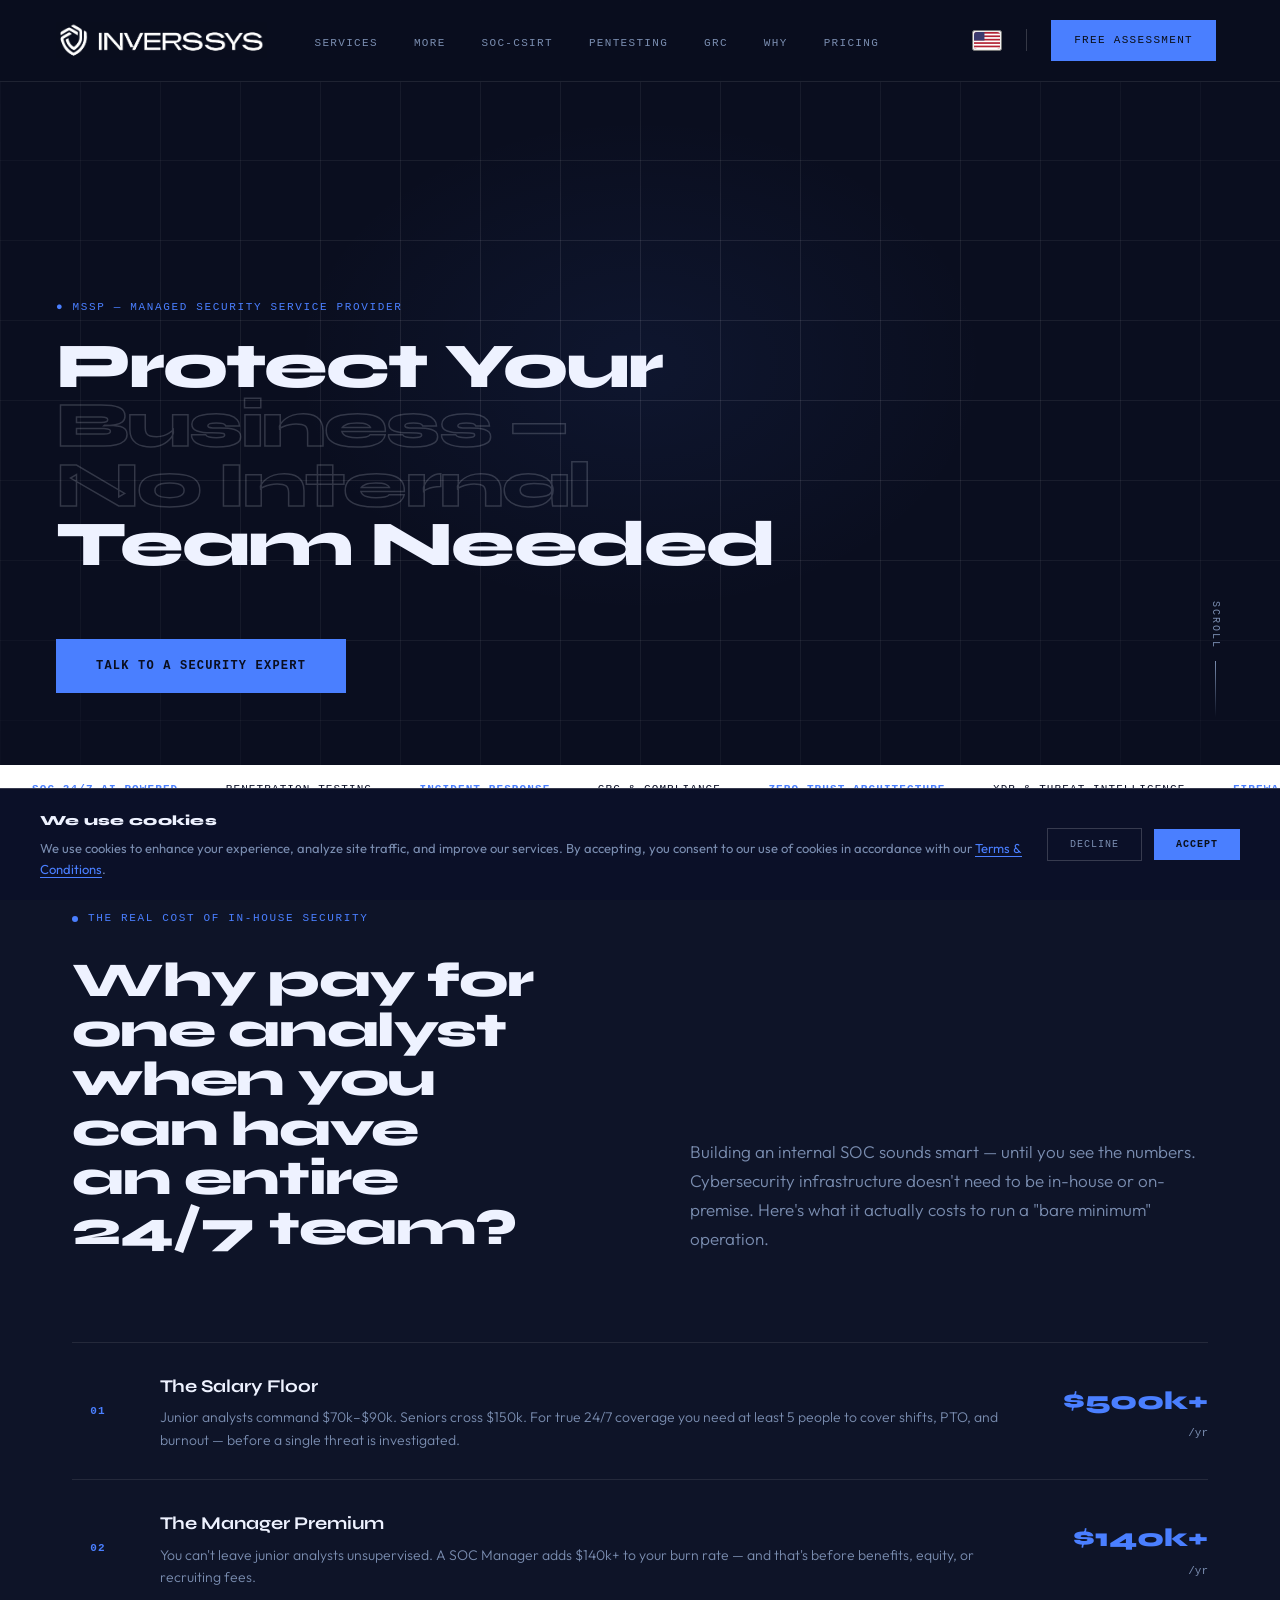
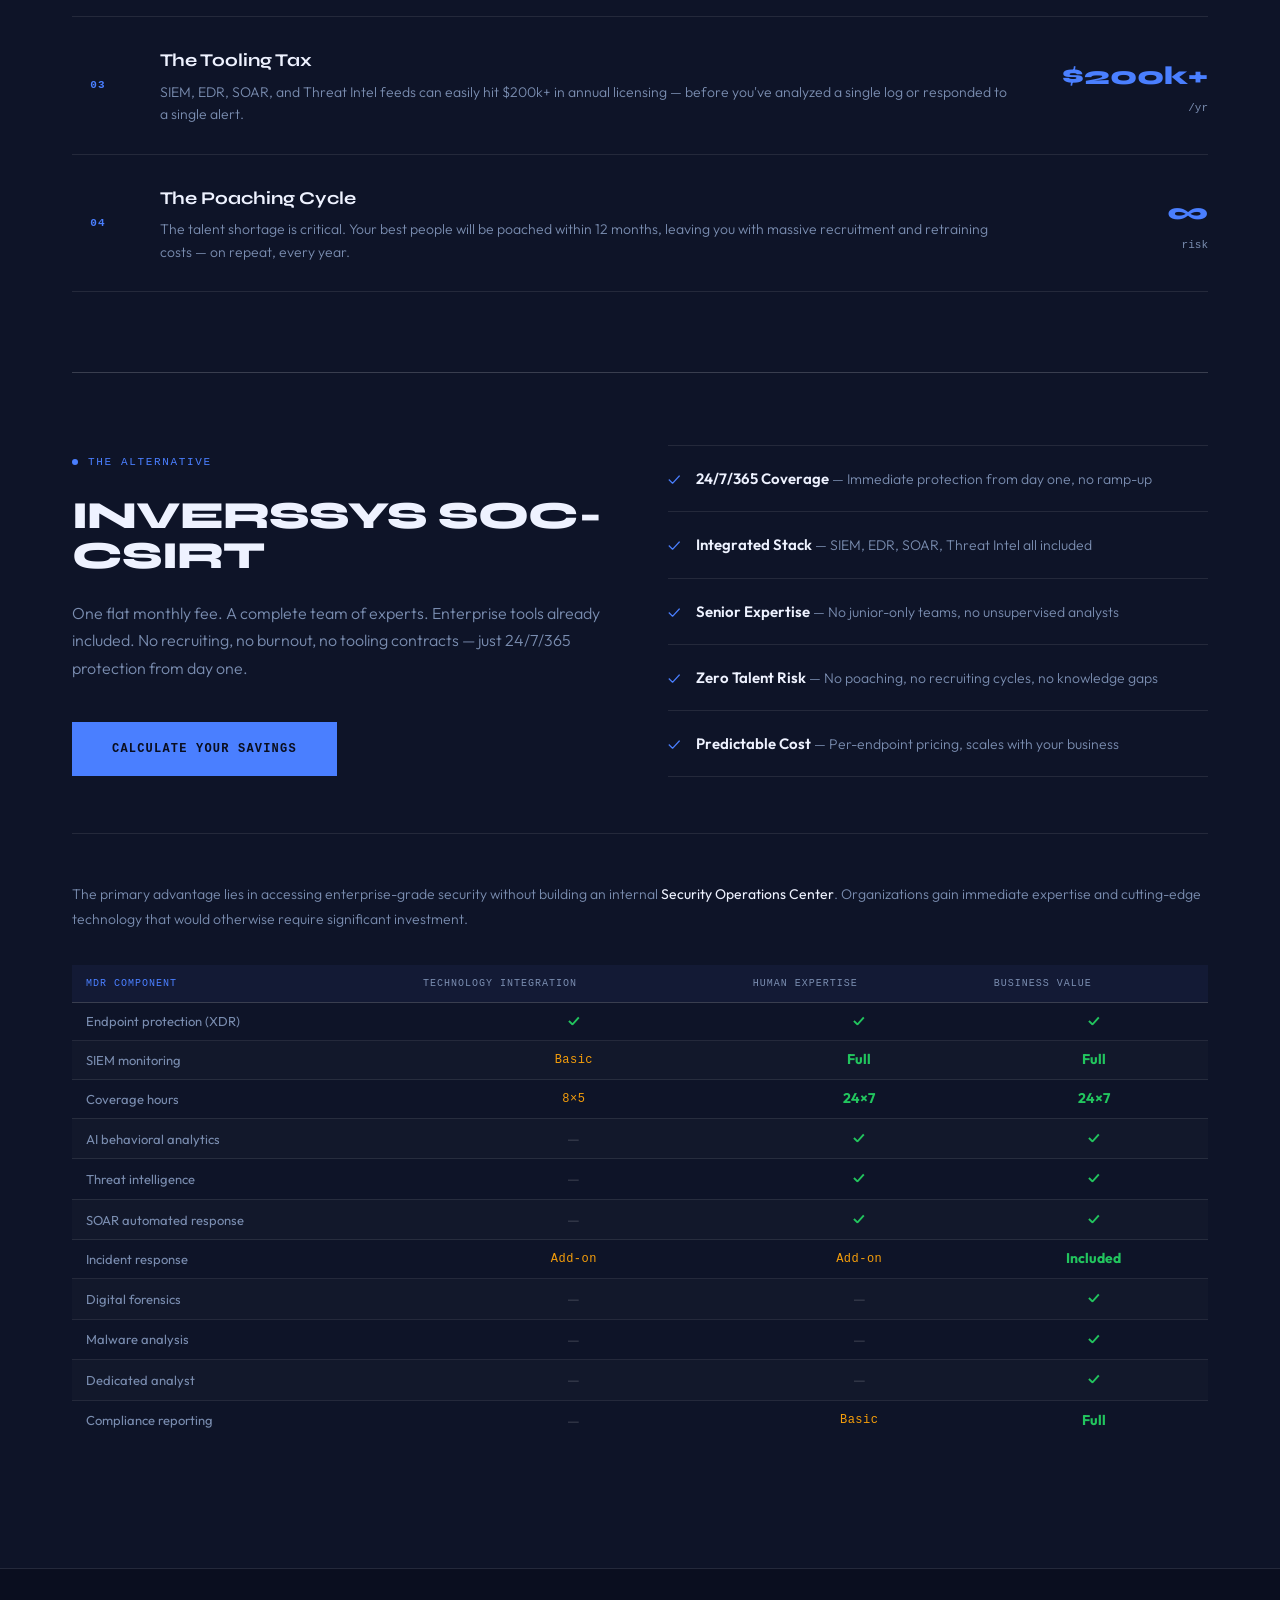
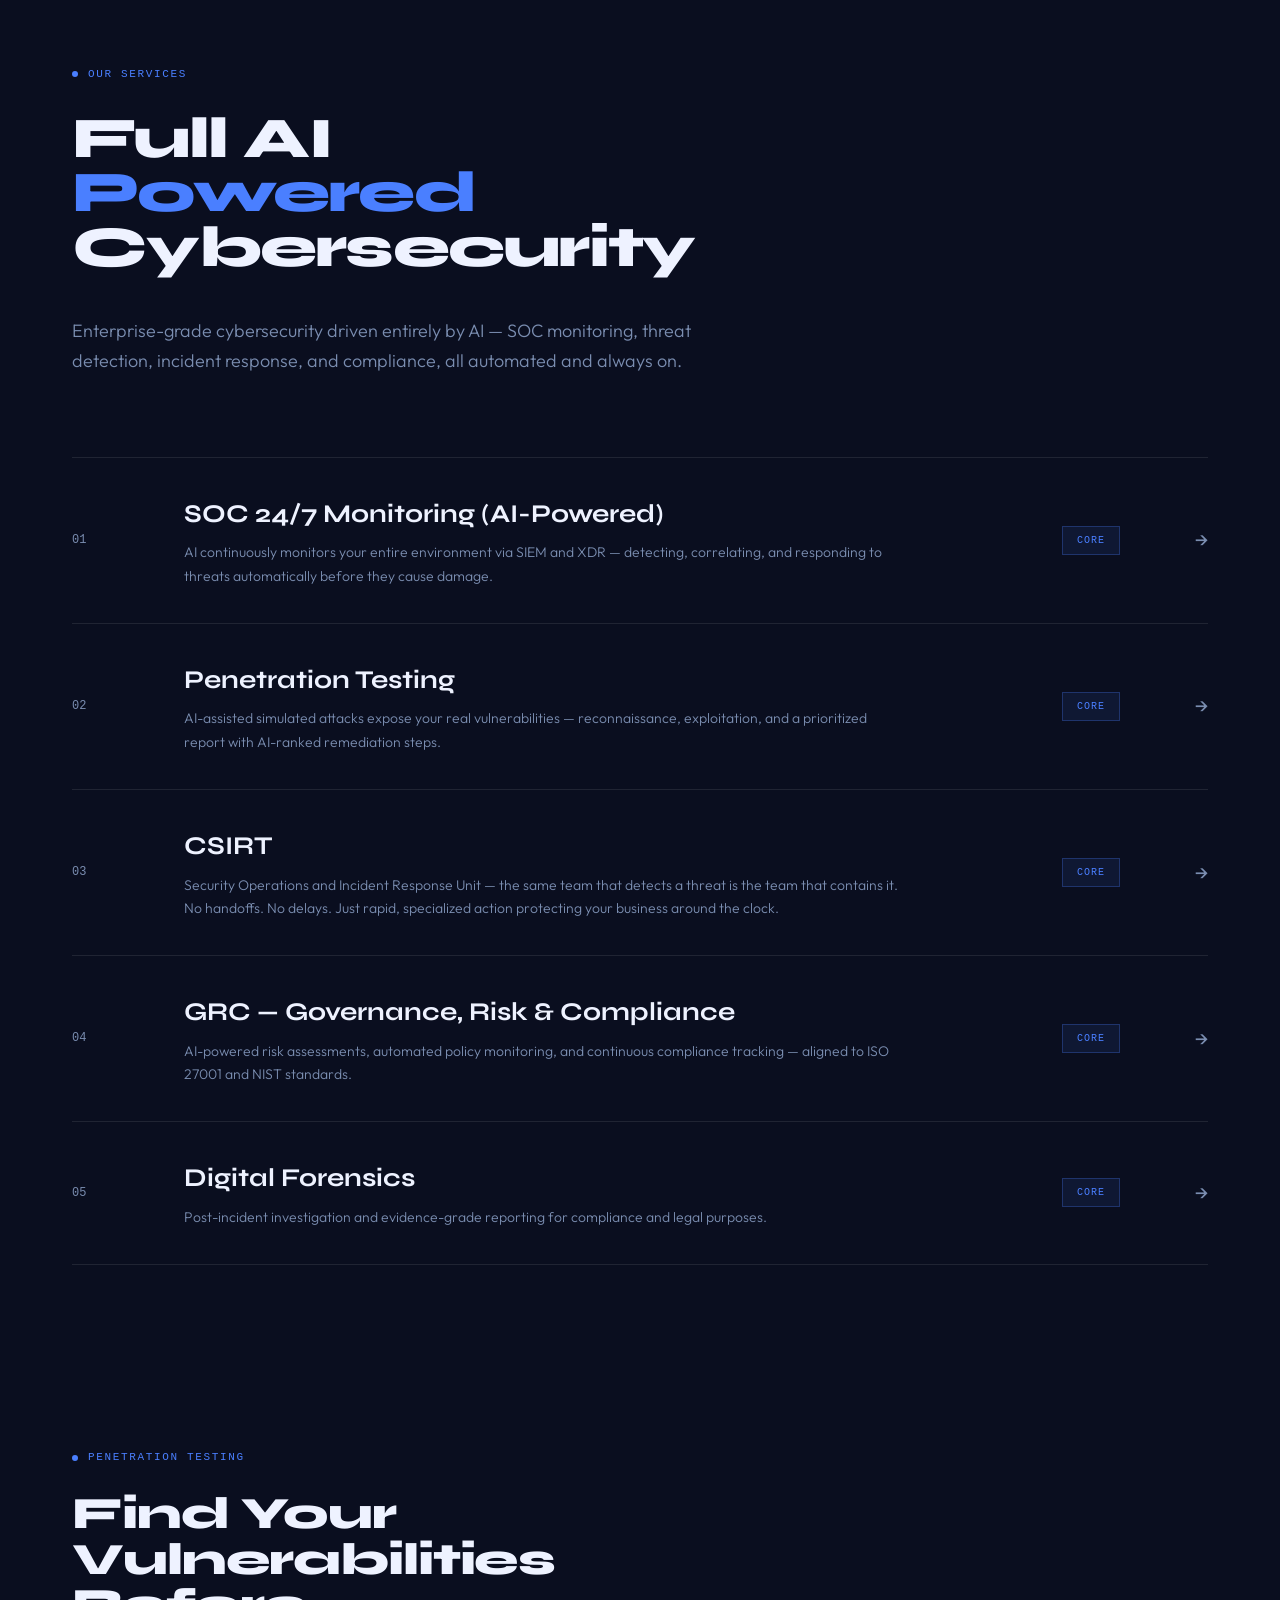
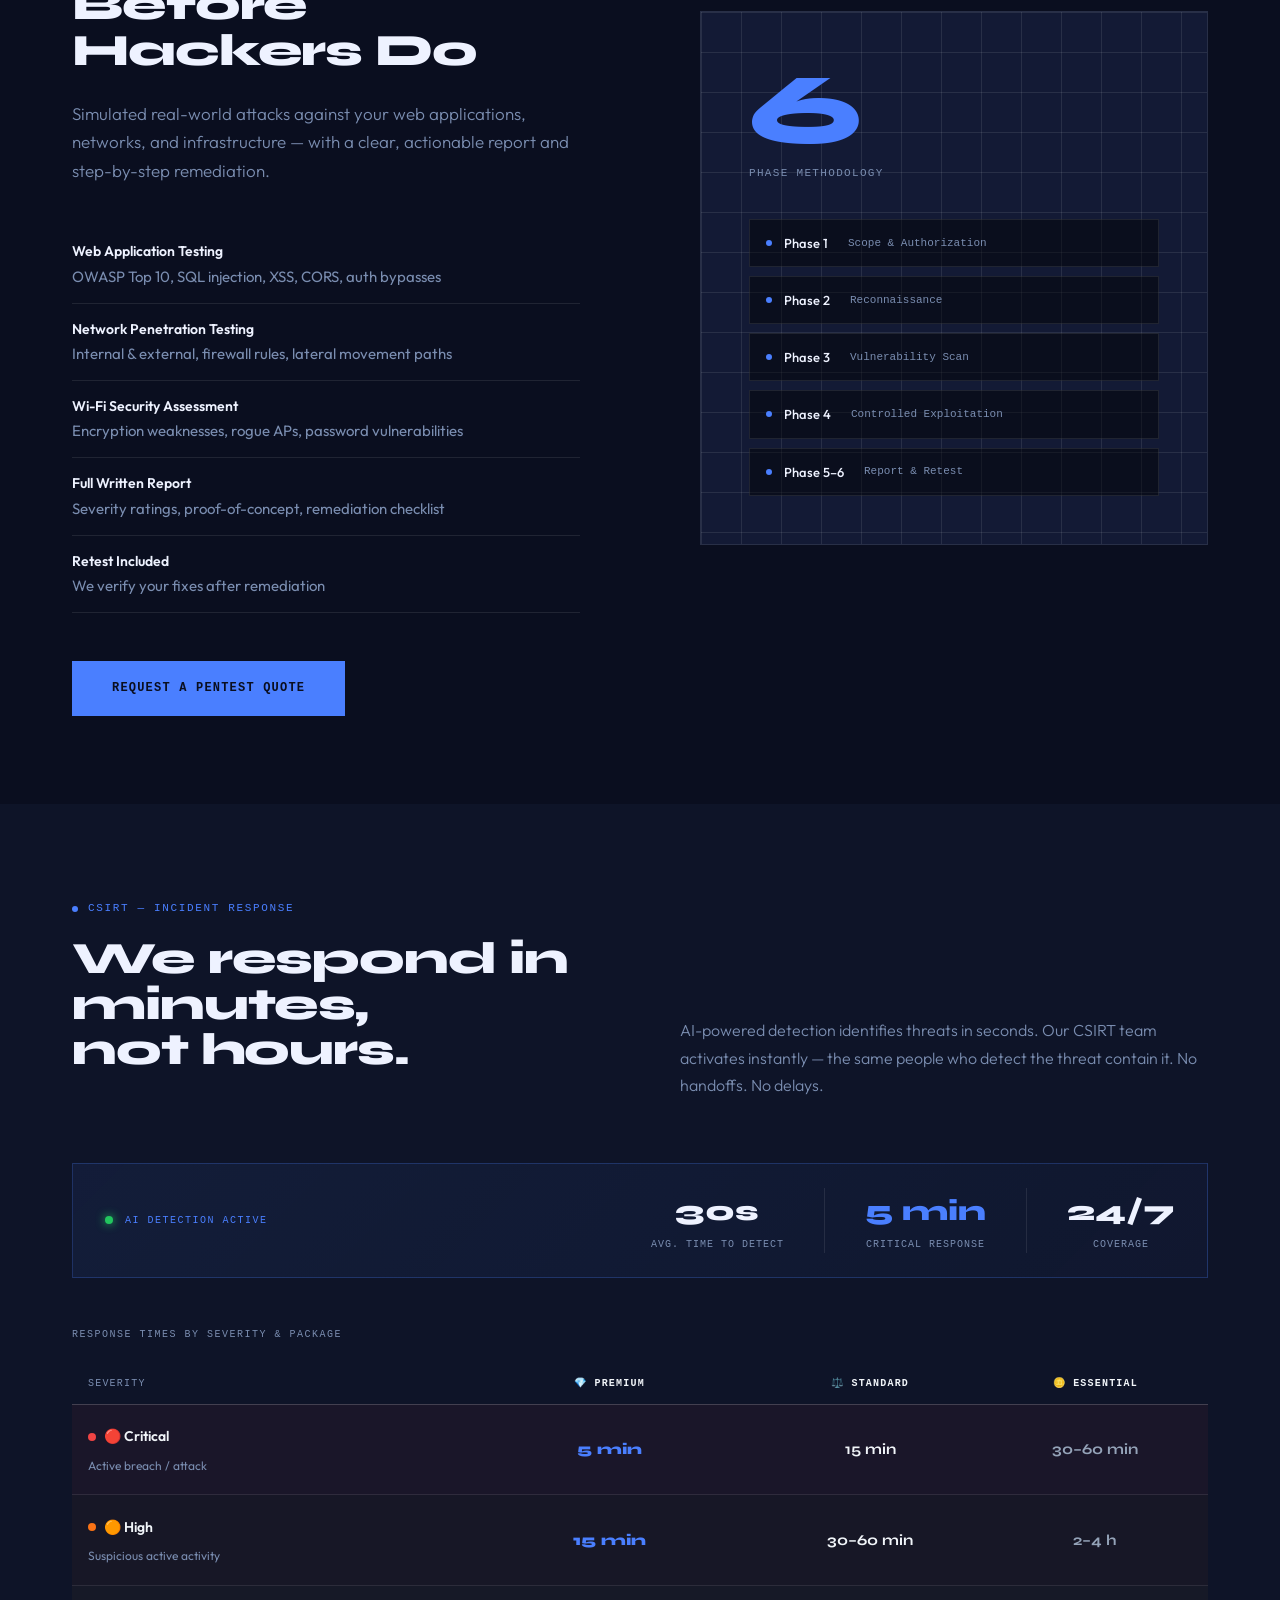
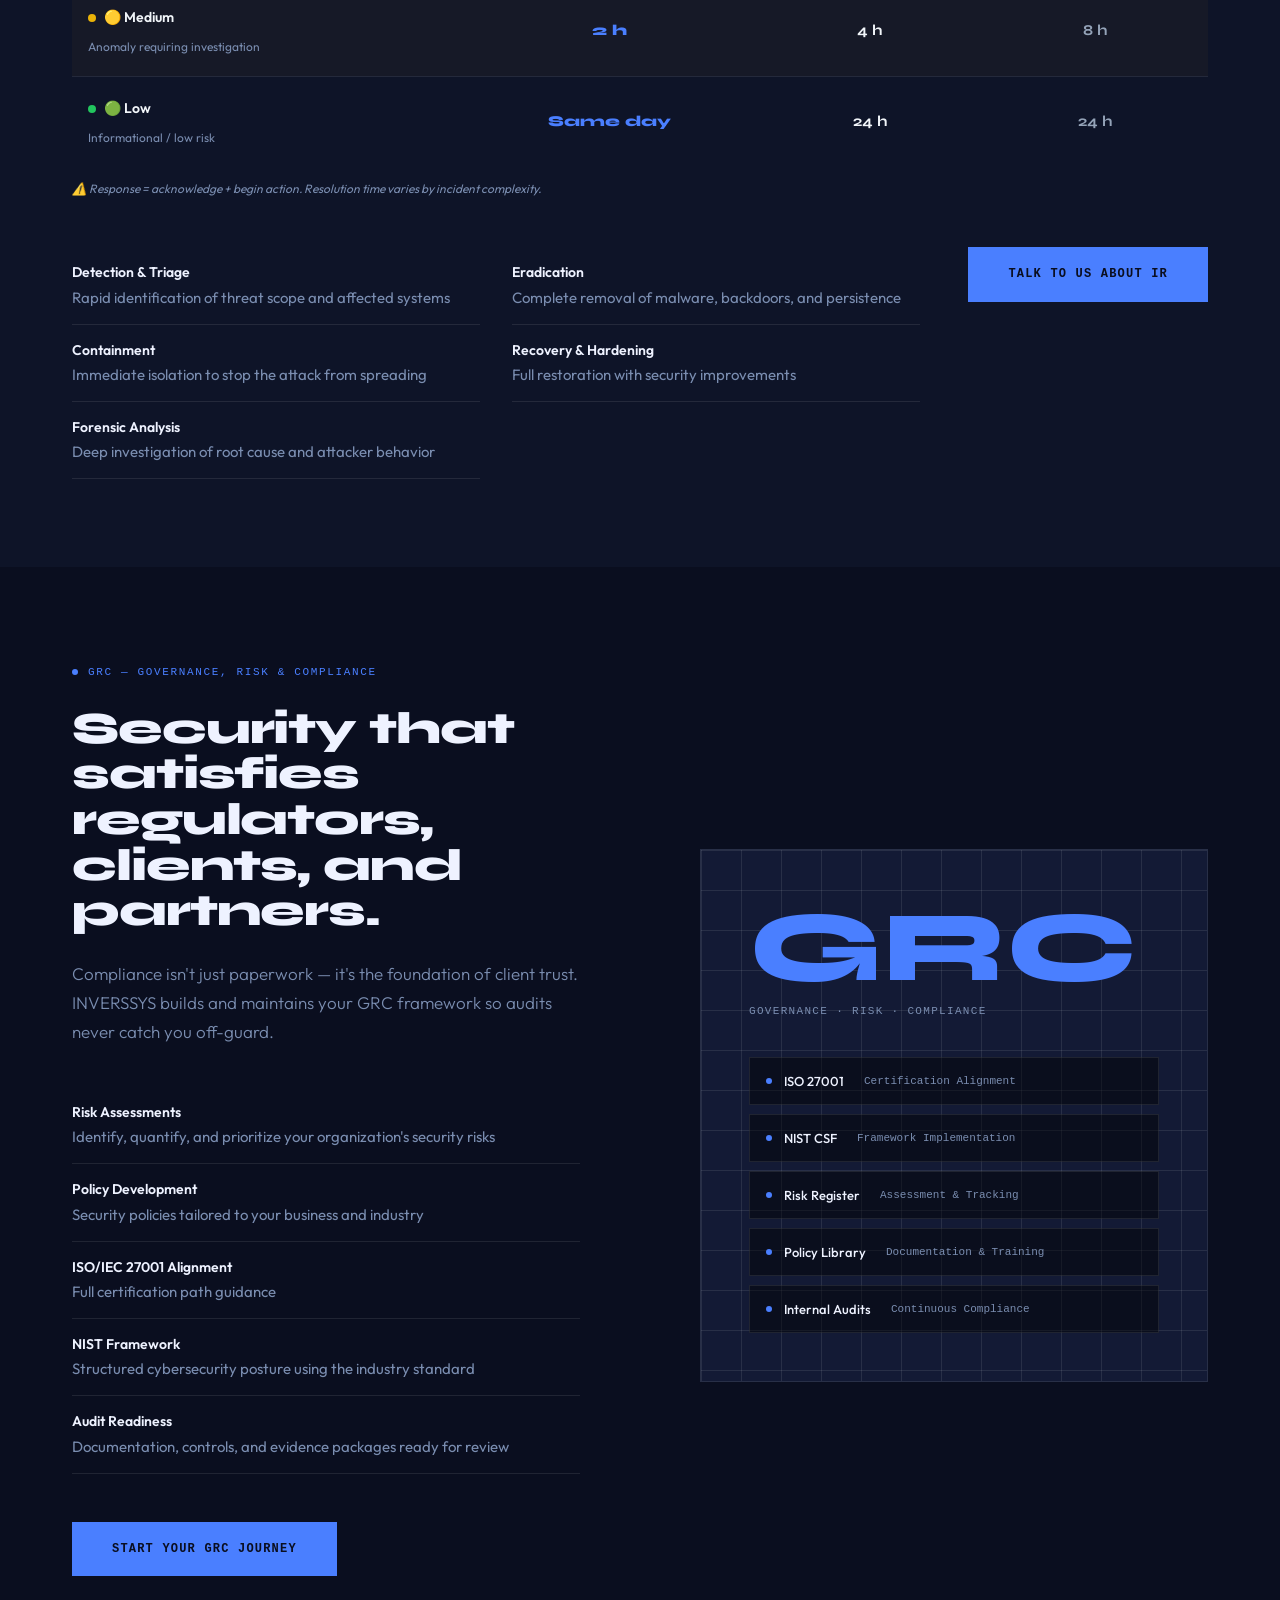
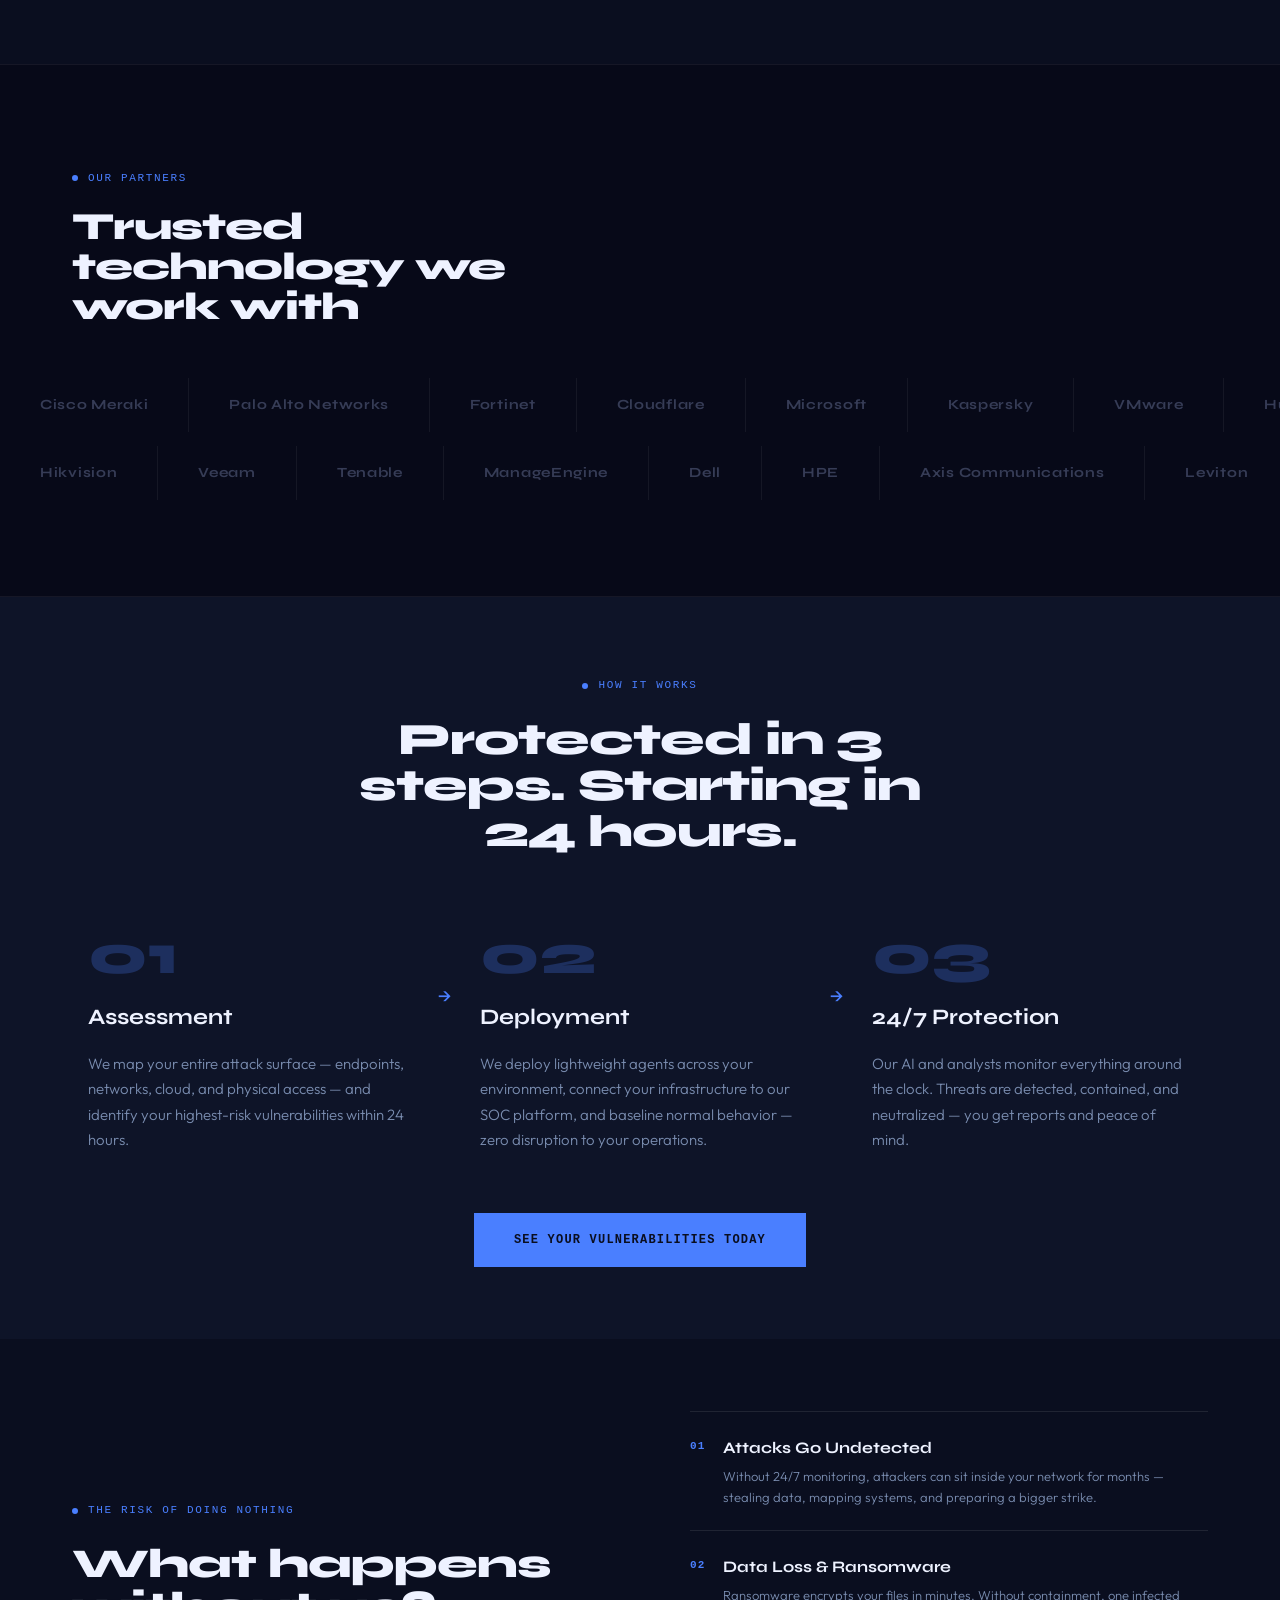
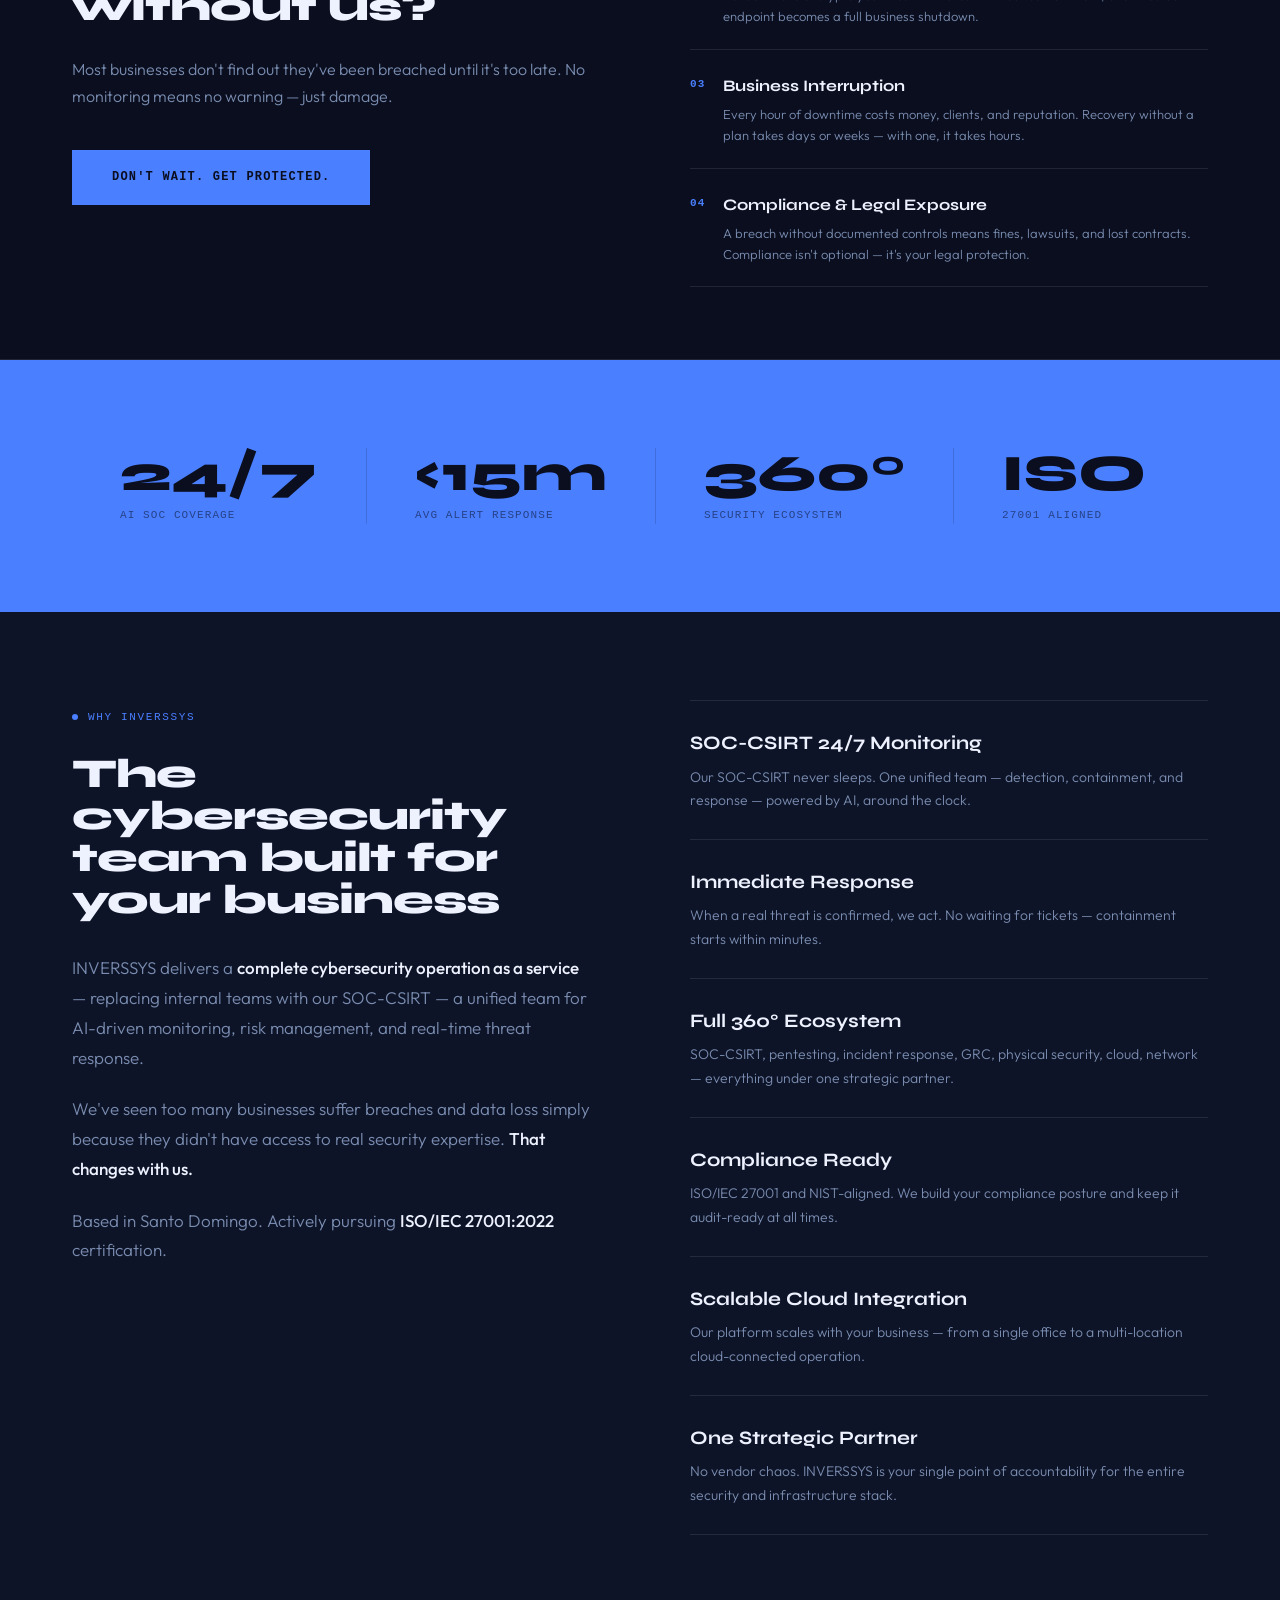
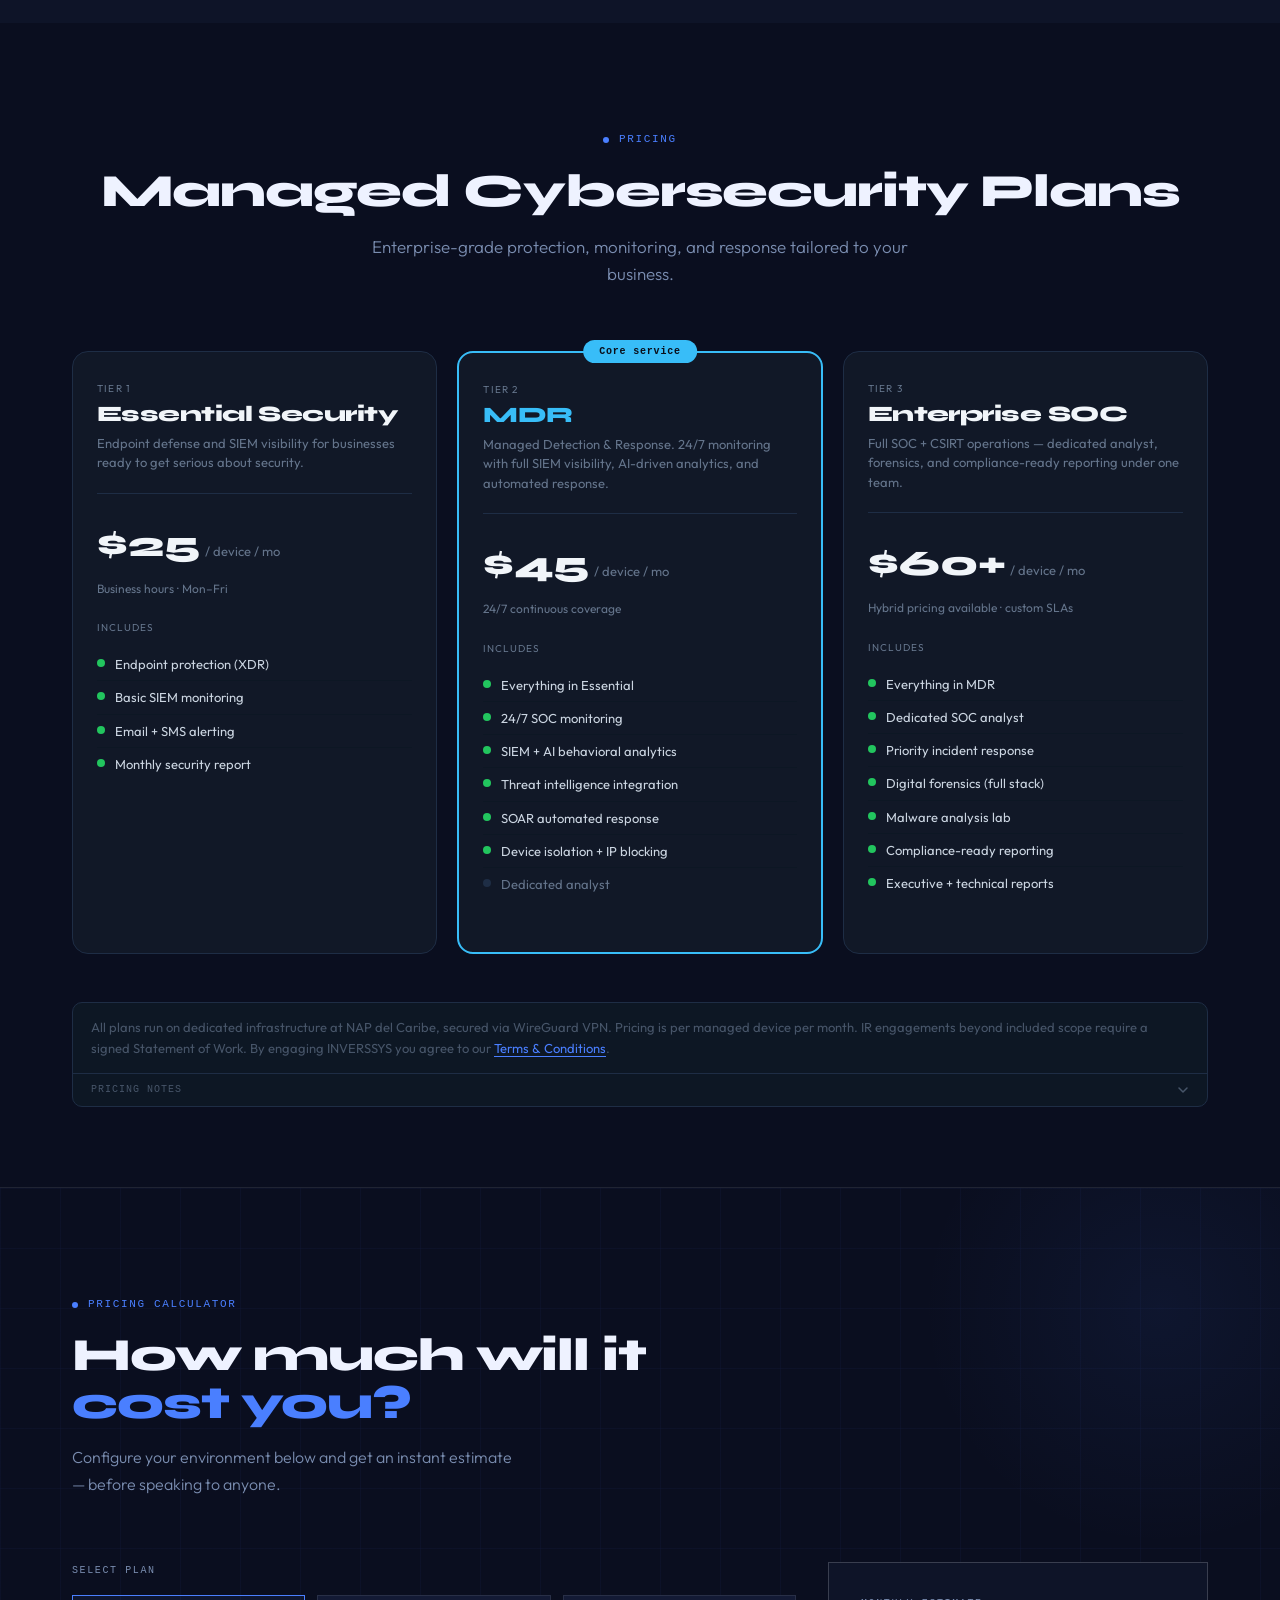
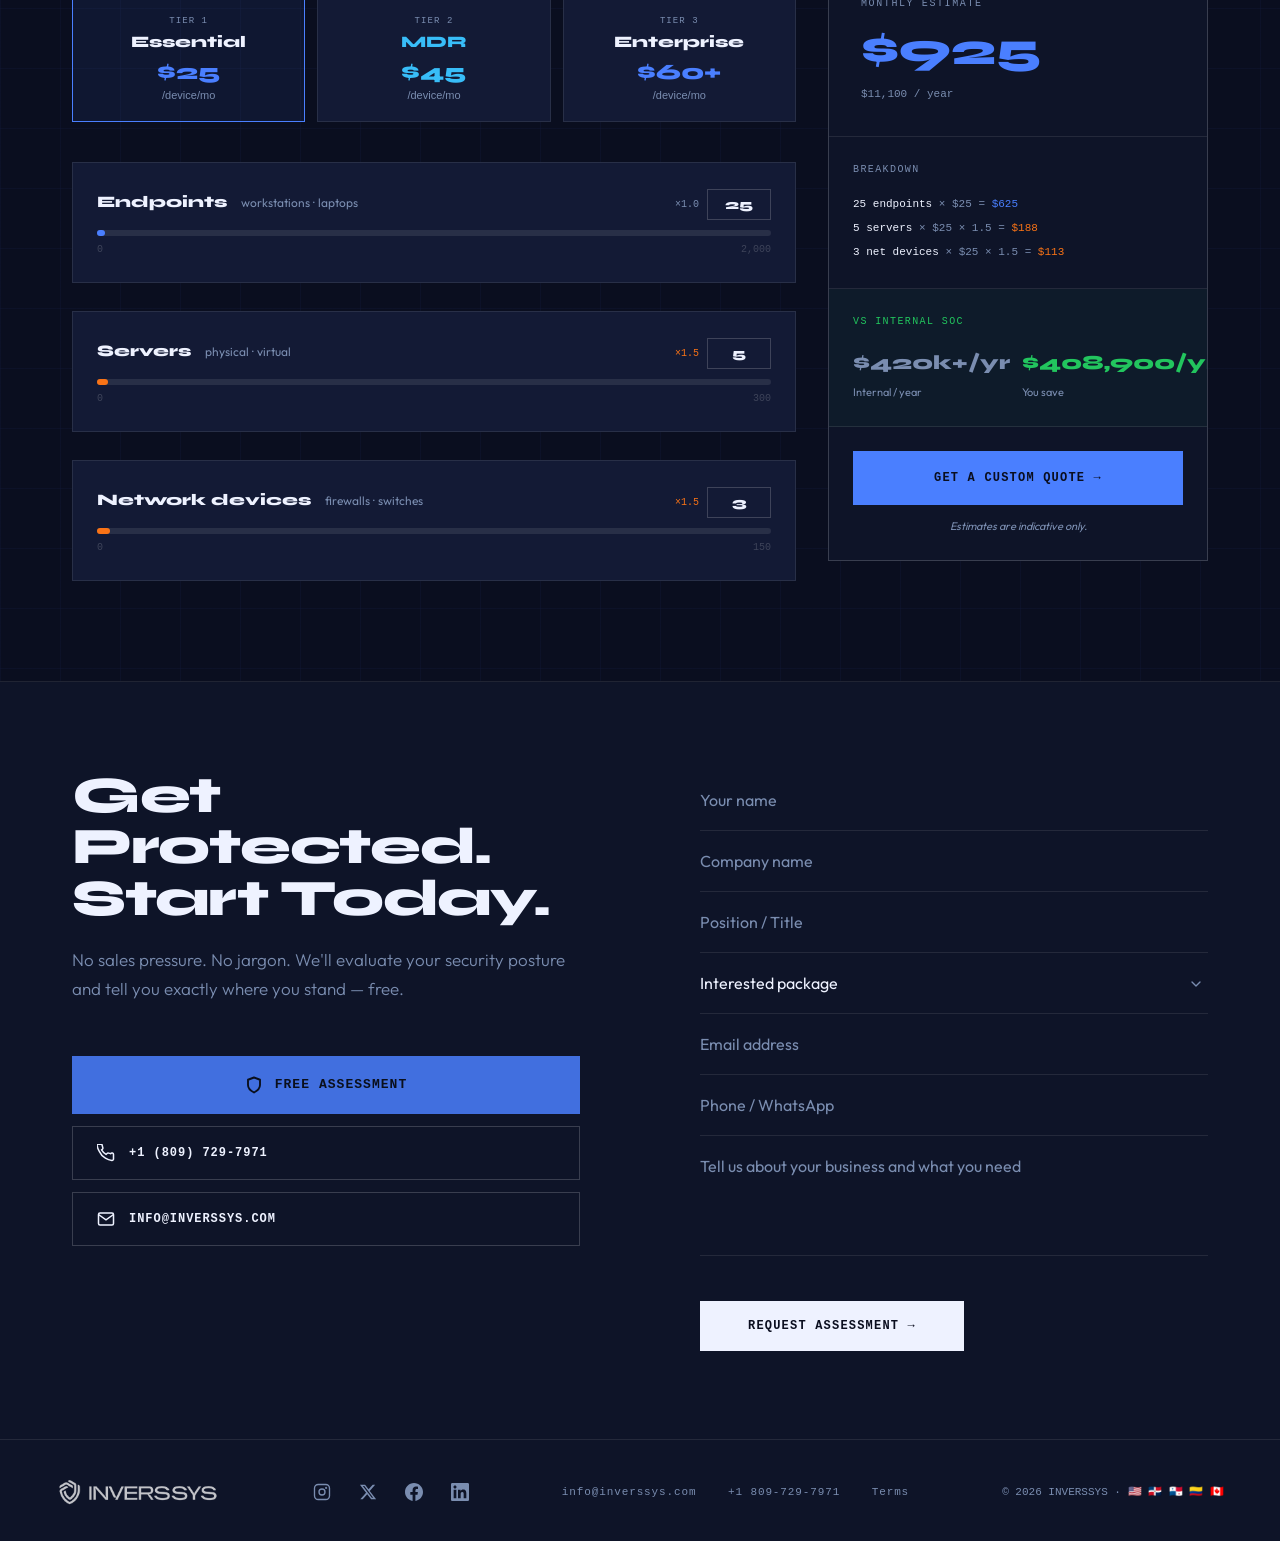
<file: index.html>
<!DOCTYPE html>
<html lang="en">
<head>
<meta charset="UTF-8">
<meta name="viewport" content="width=device-width, initial-scale=1.0">
<title>INVERSSYS — Protect Your Business in 24 Hours | MSSP Cybersecurity, Santo Domingo</title>
<meta name="description" content="INVERSSYS is your external cybersecurity department. SOC-CSIRT 24/7, Pentesting, Incident Response, GRC & Digital Forensics. Serving DR, USA, Panama, Colombia & Canada.">
<meta name="keywords" content="cybersecurity Dominican Republic, SOC as a service, MSSP, penetration testing, incident response, GRC compliance, managed security, Santo Domingo">
<meta name="robots" content="index, follow">
<meta name="author" content="INVERSSYS SRL">
<link rel="canonical" href="https://inverssys.com">

<!-- Open Graph / Social Preview -->
<meta property="og:type" content="website">
<meta property="og:url" content="https://inverssys.com">
<meta property="og:title" content="INVERSSYS — Your External Cybersecurity Department">
<meta property="og:description" content="Protect your business in 24 hours. SOC-CSIRT 24/7, Pentesting, Incident Response & GRC — without hiring an internal security team.">
<meta property="og:image" content="https://inverssys.com/og-image.png">
<meta property="og:locale" content="en_US">
<meta property="og:site_name" content="INVERSSYS">

<!-- Twitter Card -->
<meta name="twitter:card" content="summary_large_image">
<meta name="twitter:title" content="INVERSSYS — Your External Cybersecurity Department">
<meta name="twitter:description" content="Protect your business in 24 hours. SOC-CSIRT 24/7, Pentesting, IR & GRC.">
<meta name="twitter:image" content="https://inverssys.com/og-image.png">

<!-- Business Schema Markup -->
<script type="application/ld+json">
{
  "@context": "https://schema.org",
  "@type": "ProfessionalService",
  "name": "INVERSSYS SRL",
  "description": "Managed Security Service Provider (MSSP) — SOC-CSIRT 24/7, Penetration Testing, Incident Response, GRC & Digital Forensics",
  "url": "https://inverssys.com",
  "telephone": "+18097297971",
  "email": "info@inverssys.com",
  "address": {
    "@type": "PostalAddress",
    "streetAddress": "Av. Máximo Gómez 29",
    "addressLocality": "Santo Domingo",
    "postalCode": "10412",
    "addressCountry": "DO"
  },
  "areaServed": ["DO","US","PA","CO","CA"],
  "serviceType": ["Cybersecurity", "SOC-as-a-Service", "Penetration Testing", "Incident Response", "GRC Compliance", "Digital Forensics"],
  "openingHours": "Mo-Su 00:00-24:00",
  "sameAs": ["https://www.linkedin.com/company/inverssys"]
}
</script>

<link rel="apple-touch-icon" href="/favicon.ico">
<link rel="icon" type="image/svg+xml" href="favicon.svg">
<link href="https://fonts.bunny.net/css?family=syne:400,700,800|outfit:300,400|space-mono:400,700&display=swap" rel="stylesheet">
<link rel="shortcut icon" href="favicon.svg">
<meta name="theme-color" content="#04060f">
<link rel="stylesheet" href="style.css">

<style>
#inv-overlay{position:fixed!important;inset:0;z-index:9999;background:#0a0e1f;display:flex;align-items:center;justify-content:center;opacity:1;pointer-events:auto}
#inv-logo-wrap{opacity:0;transform:scale(0.85);background:#0a0e1f;padding:16px 32px}
#inv-logo-img{height:56px;display:block;mix-blend-mode:screen}
</style>
</head>
<body>
<div id="inv-overlay" class="inv-show">
  <div id="inv-logo-wrap">
    <div id="inv-pulse-ring"></div>
    <img id="inv-logo-img" src="logo.png" alt="">
  </div>
</div>
<!-- NAV -->
<nav class="nav">
  <button class="hamburger" id="hamburger" aria-label="Menu">
    <span></span><span></span><span></span>
  </button>
  <a href="#" id="nav-logo-link" class="nav-logo" style="display:inline-block;cursor:pointer"><img src="logo.png" alt="" style="height:36px;display:block;mix-blend-mode:screen;"></a>
  <button class="nav-scroll-down" id="nav-scroll-down" aria-label="Scroll">
    <svg class="scroll-arrow" width="18" height="18" viewBox="0 0 24 24" fill="none" stroke="currentColor" stroke-width="2.2" stroke-linecap="round" stroke-linejoin="round"><polyline points="6 9 12 15 18 9"/></svg>
  </button>
  <!-- MOBILE DRAWER -->
  <div class="mobile-drawer" id="mobile-drawer">
    <div class="drawer-header">
      <a href="#home" id="drawer-logo-link" style="display:flex;align-items:center;flex:1"><img src="[data-uri]" alt="" style="height:28px;display:block;mix-blend-mode:screen;"></a>
      <button class="drawer-close" id="drawer-close-btn" aria-label="Close">✕</button>
    </div>
    <nav class="drawer-nav">
      <a href="#services" id="mob-svc">Services</a>
      <a href="#" id="mob-more">More</a>
      <a href="#soc-csirt" id="mob-soc">SOC-CSIRT</a>
      <a href="#pentest" id="mob-pentest">Pentesting</a>
      <a href="#grc" id="mob-grc">GRC</a>
      <a href="#about" id="mob-about">Why</a>
      <a href="#pricing" id="mob-pricing">Pricing</a>
      <a href="#contact" class="mob-free-assess" id="mob-free-assess" onclick="closeMobileNav();goToForm();return false;">Free Assessment</a>
    </nav>
    <div class="drawer-lang">
      <button class="lang-toggle drawer-lang-btn" id="drawer-lang-btn">
        <img class="lang-flag" src="[data-uri]" alt="ES"><span id="langLabelMobile" style="display:none">ES</span>
      </button>
    </div>
    <div class="drawer-socials">
      <a href="https://instagram.com/inverssys" target="_blank" aria-label="Instagram" class="social-icon">
        <svg width="20" height="20" viewBox="0 0 24 24" fill="none" stroke="currentColor" stroke-width="1.8" stroke-linecap="round" stroke-linejoin="round"><rect x="2" y="2" width="20" height="20" rx="5" ry="5"/><circle cx="12" cy="12" r="4"/><circle cx="17.5" cy="6.5" r="0.5" fill="currentColor"/></svg>
      </a>
      <a href="https://x.com/inverssys" target="_blank" aria-label="X / Twitter" class="social-icon">
        <svg width="20" height="20" viewBox="0 0 24 24" fill="currentColor"><path d="M18.244 2.25h3.308l-7.227 8.26 8.502 11.24H16.17l-5.214-6.817L4.99 21.75H1.68l7.73-8.835L1.254 2.25H8.08l4.713 6.231zm-1.161 17.52h1.833L7.084 4.126H5.117z"/></svg>
      </a>
      <a href="https://facebook.com/inverssys" target="_blank" aria-label="Facebook" class="social-icon">
        <svg width="20" height="20" viewBox="0 0 24 24" fill="currentColor"><path d="M24 12.073c0-6.627-5.373-12-12-12s-12 5.373-12 12c0 5.99 4.388 10.954 10.125 11.854v-8.385H7.078v-3.47h3.047V9.43c0-3.007 1.792-4.669 4.533-4.669 1.312 0 2.686.235 2.686.235v2.953H15.83c-1.491 0-1.956.925-1.956 1.874v2.25h3.328l-.532 3.47h-2.796v8.385C19.612 23.027 24 18.062 24 12.073z"/></svg>
      </a>
      <a href="https://linkedin.com/company/inverssys" target="_blank" aria-label="LinkedIn" class="social-icon">
        <svg width="20" height="20" viewBox="0 0 24 24" fill="currentColor"><path d="M20.447 20.452h-3.554v-5.569c0-1.328-.027-3.037-1.852-3.037-1.853 0-2.136 1.445-2.136 2.939v5.667H9.351V9h3.414v1.561h.046c.477-.9 1.637-1.85 3.37-1.85 3.601 0 4.267 2.37 4.267 5.455v6.286zM5.337 7.433c-1.144 0-2.063-.926-2.063-2.065 0-1.138.92-2.063 2.063-2.063 1.14 0 2.064.925 2.064 2.063 0 1.139-.925 2.065-2.064 2.065zm1.782 13.019H3.555V9h3.564v11.452zM22.225 0H1.771C.792 0 0 .774 0 1.729v20.542C0 23.227.792 24 1.771 24h20.451C23.2 24 24 23.227 24 22.271V1.729C24 .774 23.2 0 22.222 0h.003z"/></svg>
      </a>
    </div>
  </div>
  <div class="drawer-overlay" id="drawer-overlay"></div>
  <ul class="nav-links" id="nav-links">
    <li><a href="#services" id="nav-svc">Services</a></li>
    <li><a href="#" id="nav-more">More</a></li>
    <li><a href="#soc-csirt" id="mob-soc">SOC-CSIRT</a></li>
    <li><a href="#pentest" id="mob-pentest">Pentesting</a></li>
    <li><a href="#grc" id="mob-grc">GRC</a></li>
    <li><a href="#about" id="nav-about">Why</a></li>
    <li><a href="#pricing" id="nav-pricing">Pricing</a></li>
  </ul>
  <div class="nav-right">
    <button class="lang-toggle" id="lang-toggle-desktop">
      <img class="lang-flag" src="[data-uri]" alt="ES">
    </button>
    <div style="width:1px;height:22px;background:var(--border-bright);margin:0 24px"></div>
    <a href="#contact" class="nav-free-assess" id="nav-free-assess">Free Assessment</a>
  </div>
</nav>

<div class="main-content">
<!-- HERO -->
<section class="hero" id="home">
  <div class="hero-grid"></div>
  <div class="hero-glow"></div>
  <div class="hero-content">
    <div style="font-family:'Space Mono',monospace;font-size:11px;letter-spacing:0.15em;color:var(--cyan);text-transform:uppercase;margin-bottom:20px">● MSSP — Managed Security Service Provider</div>
    <h1 class="hero-headline" id="hero-h1">Protect Your<br><em style="display:block">Business —</em><em style="display:block">No Internal</em>Team Needed</h1>
    <div class="hero-bottom">
      <div class="hero-actions">
        <a href="#contact" class="btn-primary" id="hero-btn2">Talk to a Security Expert</a>
      </div>
    </div>
  </div>
  <div class="hero-scroll">Scroll</div>
</section>

<!-- TICKER -->
<div class="ticker">
  <div class="ticker-track">
    <div class="ticker-item"><b>SOC 24/7 AI-Powered</b> — Penetration Testing — <b id="pt-l6">Incident Response</b> — GRC &amp; Compliance — <b>Zero Trust Architecture</b> — XDR &amp; Threat Intelligence — <b>Firewall as a Service</b> — Vulnerability Management — <b>Security Awareness Training</b> — Cloud &amp; Data Center —</div>
    <div class="ticker-item" aria-hidden="true"><b>SOC 24/7 AI-Powered</b> — Penetration Testing — <b>Incident Response</b> — GRC &amp; Compliance — <b>Zero Trust Architecture</b> — XDR &amp; Threat Intelligence — <b>Firewall as a Service</b> — Vulnerability Management — <b>Security Awareness Training</b> — Cloud &amp; Data Center —</div>
  </div>
</div>

<!-- COST COMPARISON SECTION -->
<section id="why-outsource" style="background:var(--bg2);padding:88px 0;border-bottom:1px solid var(--border)">
  <div class="container">

    <!-- Intro -->
    <div style="display:grid;grid-template-columns:1fr 1fr;gap:100px;align-items:end;margin-bottom:88px">
      <div>
        <div class="label" style="margin-bottom:28px" id="cost-label">The Real Cost of In-House Security</div>
        <h2 style="font-size:clamp(34px,3.8vw,54px);line-height:1.02" id="cost-h2">Why pay for one analyst<br>when you can have<br>an entire 24/7 team?</h2>
      </div>
      <p style="color:var(--muted);font-size:17px;font-weight:300;line-height:1.7" id="cost-sub">Building an internal SOC sounds smart — until you see the numbers. Cybersecurity infrastructure doesn't need to be in-house or on-premise. Here's what it actually costs to run a "bare minimum" operation.</p>
    </div>

    <!-- Cost rows -->
    <div style="margin-bottom:80px">
      <div class="cost-row fade-up">
        <div class="cost-icon" style="font-family:'Space Mono',monospace;font-size:11px;color:var(--cyan);font-weight:700;letter-spacing:0.1em">01</div>
        <div class="cost-content">
          <div class="cost-title" id="cost-t1">The Salary Floor</div>
          <div class="cost-desc" id="cost-d1">Junior analysts command $70k–$90k. Seniors cross $150k. For true 24/7 coverage you need at least 5 people to cover shifts, PTO, and burnout — before a single threat is investigated.</div>
        </div>
        <div class="cost-figure">$500k+<span>/yr</span></div>
      </div>
      <div class="cost-row fade-up">
        <div class="cost-icon" style="font-family:'Space Mono',monospace;font-size:11px;color:var(--cyan);font-weight:700;letter-spacing:0.1em">02</div>
        <div class="cost-content">
          <div class="cost-title" id="cost-t2">The Manager Premium</div>
          <div class="cost-desc" id="cost-d2">You can't leave junior analysts unsupervised. A SOC Manager adds $140k+ to your burn rate — and that's before benefits, equity, or recruiting fees.</div>
        </div>
        <div class="cost-figure">$140k+<span>/yr</span></div>
      </div>
      <div class="cost-row fade-up">
        <div class="cost-icon" style="font-family:'Space Mono',monospace;font-size:11px;color:var(--cyan);font-weight:700;letter-spacing:0.1em">03</div>
        <div class="cost-content">
          <div class="cost-title" id="cost-t3">The Tooling Tax</div>
          <div class="cost-desc" id="cost-d3">SIEM, EDR, SOAR, and Threat Intel feeds can easily hit $200k+ in annual licensing — before you've analyzed a single log or responded to a single alert.</div>
        </div>
        <div class="cost-figure">$200k+<span>/yr</span></div>
      </div>
      <div class="cost-row fade-up">
        <div class="cost-icon" style="font-family:'Space Mono',monospace;font-size:11px;color:var(--cyan);font-weight:700;letter-spacing:0.1em">04</div>
        <div class="cost-content">
          <div class="cost-title" id="cost-t4">The Poaching Cycle</div>
          <div class="cost-desc" id="cost-d4">The talent shortage is critical. Your best people will be poached within 12 months, leaving you with massive recruitment and retraining costs — on repeat, every year.</div>
        </div>
        <div class="cost-figure">∞<span> risk</span></div>
      </div>
    </div>

    <!-- The alternative -->
    <div id="soc-csirt" style="border-top:1px solid var(--border-bright);padding-top:72px;display:grid;grid-template-columns:1fr 1fr;gap:56px;align-items:start">
      <div>
        <div class="label" style="margin-bottom:24px" id="alt-label">The Alternative</div>
        <h2 style="font-size:clamp(28px,3vw,44px);margin-bottom:24px;line-height:1.05" id="alt-h2">INVERSSYS SOC-CSIRT</h2>
        <p style="color:var(--muted);font-size:16px;font-weight:300;margin-bottom:40px" id="alt-body">One flat monthly fee. A complete team of experts. Enterprise tools already included. No recruiting, no burnout, no tooling contracts — just 24/7/365 protection from day one.</p>

        <a href="#calculator" class="btn-primary" id="alt-btn">Calculate Your Savings</a>

      </div>
      <div>
        <div class="alt-row"><div class="alt-check">✓</div><div><strong id="alt-l1">24/7/365 Coverage</strong><span id="alt-s1"> — Immediate protection from day one, no ramp-up</span></div></div>
        <div class="alt-row"><div class="alt-check">✓</div><div><strong id="alt-l2">Integrated Stack</strong><span id="alt-s2"> — SIEM, EDR, SOAR, Threat Intel all included</span></div></div>
        <div class="alt-row"><div class="alt-check">✓</div><div><strong id="alt-l3">Senior Expertise</strong><span id="alt-s3"> — No junior-only teams, no unsupervised analysts</span></div></div>
        <div class="alt-row"><div class="alt-check">✓</div><div><strong id="alt-l4">Zero Talent Risk</strong><span id="alt-s4"> — No poaching, no recruiting cycles, no knowledge gaps</span></div></div>
        <div class="alt-row"><div class="alt-check">✓</div><div><strong id="alt-l5">Predictable Cost</strong><span id="alt-s5"> — Per-endpoint pricing, scales with your business</span></div></div>
      </div>
    </div>

    <!-- MDR Value Table — full width -->
    <div style="margin-top:56px;border-top:1px solid var(--border);padding-top:48px">
      <!-- MDR Value Section -->
      <p style="color:var(--muted);font-size:14px;font-weight:300;line-height:1.8;margin-bottom:32px" id="alt-mdr-intro">The primary advantage lies in accessing enterprise-grade security without building an internal <strong style="color:var(--white);font-weight:400">Security Operations Center</strong>. Organizations gain immediate expertise and cutting-edge technology that would otherwise require significant investment.</p>
      <div style="overflow-x:auto;margin-bottom:40px">
        <table style="width:100%;border-collapse:collapse;font-size:13px;min-width:560px">
          <thead>
            <tr style="background:var(--bg3)">
            <th style="text-align:left;padding:10px 14px;font-family:'Space Mono',monospace;font-size:10px;letter-spacing:0.1em;text-transform:uppercase;color:var(--cyan);border-bottom:1px solid var(--border-bright);font-weight:500" id="alt-th1">MDR Component</th>
            <th style="text-align:left;padding:10px 14px;font-family:'Space Mono',monospace;font-size:10px;letter-spacing:0.1em;text-transform:uppercase;color:var(--muted);border-bottom:1px solid var(--border-bright);font-weight:400" id="alt-th2">Technology Integration</th>
            <th style="text-align:left;padding:10px 14px;font-family:'Space Mono',monospace;font-size:10px;letter-spacing:0.1em;text-transform:uppercase;color:var(--muted);border-bottom:1px solid var(--border-bright);font-weight:400" id="alt-th3">Human Expertise</th>
            <th style="text-align:left;padding:10px 14px;font-family:'Space Mono',monospace;font-size:10px;letter-spacing:0.1em;text-transform:uppercase;color:var(--muted);border-bottom:1px solid var(--border-bright);font-weight:400" id="alt-th4">Business Value</th>
            </tr>
          </thead>
          <tbody>
          <tr class="cap-row"><td class="cap-label" id="cap-r1">Endpoint protection (XDR)</td><td class="cap-yes">✓</td><td class="cap-yes">✓</td><td class="cap-yes">✓</td></tr>
          <tr class="cap-row cap-alt"><td class="cap-label" id="cap-r2">SIEM monitoring</td><td class="cap-partial" id="cap-r2e">Basic</td><td class="cap-yes" id="cap-r2m">Full</td><td class="cap-yes" id="cap-r2x">Full</td></tr>
          <tr class="cap-row"><td class="cap-label" id="cap-r3">Coverage hours</td><td class="cap-partial">8×5</td><td class="cap-yes">24×7</td><td class="cap-yes">24×7</td></tr>
          <tr class="cap-row cap-alt"><td class="cap-label" id="cap-r4">AI behavioral analytics</td><td class="cap-no">—</td><td class="cap-yes">✓</td><td class="cap-yes">✓</td></tr>
          <tr class="cap-row"><td class="cap-label" id="cap-r5">Threat intelligence</td><td class="cap-no">—</td><td class="cap-yes">✓</td><td class="cap-yes">✓</td></tr>
          <tr class="cap-row cap-alt"><td class="cap-label" id="cap-r6">SOAR automated response</td><td class="cap-no">—</td><td class="cap-yes">✓</td><td class="cap-yes">✓</td></tr>
          <tr class="cap-row"><td class="cap-label" id="cap-r7">Incident response</td><td class="cap-partial" id="cap-r7e">Add-on</td><td class="cap-partial" id="cap-r7m">Add-on</td><td class="cap-yes" id="cap-r7x">Included</td></tr>
          <tr class="cap-row cap-alt"><td class="cap-label" id="cap-r8">Digital forensics</td><td class="cap-no">—</td><td class="cap-no">—</td><td class="cap-yes">✓</td></tr>
          <tr class="cap-row"><td class="cap-label" id="cap-r9">Malware analysis</td><td class="cap-no">—</td><td class="cap-no">—</td><td class="cap-yes">✓</td></tr>
          <tr class="cap-row cap-alt"><td class="cap-label" id="cap-r10">Dedicated analyst</td><td class="cap-no">—</td><td class="cap-no">—</td><td class="cap-yes">✓</td></tr>
          <tr class="cap-row"><td class="cap-label" id="cap-r11">Compliance reporting</td><td class="cap-no">—</td><td class="cap-partial" id="cap-r11m">Basic</td><td class="cap-yes" id="cap-r11x">Full</td></tr>
        </tbody>
        </table>
      </div>


    </div>


  </div>
</section>



<!-- SERVICES -->
<section class="services" id="services">
  <div class="container">
    <div style="margin-bottom:80px">
      <div class="label" style="margin-bottom:28px" id="svc-label">Our Services</div>
      <h2 style="font-size:clamp(36px,4.5vw,68px);line-height:0.95;letter-spacing:-0.03em;margin-bottom:40px" id="svc-h2">Full AI<br><span style="color:var(--cyan)">Powered</span><br>Cybersecurity</h2>
      <p class="services-intro-sub" style="max-width:700px" id="svc-sub">Enterprise-grade cybersecurity driven entirely by AI — SOC monitoring, threat detection, incident response, and compliance, all automated and always on.</p>
    </div>
    <div>
      <a href="#soc" class="service-row fade-up"><span class="svc-num">01</span><div><div class="svc-name" id="svc1-name">SOC 24/7 Monitoring (AI-Powered)</div><div class="svc-desc" id="svc1-desc">AI continuously monitors your entire environment via SIEM and XDR — detecting, correlating, and responding to threats automatically before they cause damage.</div></div><span class="svc-tag">Core</span><span class="svc-arrow">→</span></a>
      <a href="#pentest" class="service-row fade-up"><span class="svc-num">02</span><div><div class="svc-name" id="svc2-name">Penetration Testing</div><div class="svc-desc" id="svc2-desc">AI-assisted simulated attacks expose your real vulnerabilities — reconnaissance, exploitation, and a prioritized report with AI-ranked remediation steps.</div></div><span class="svc-tag">Core</span><span class="svc-arrow">→</span></a>
      <a href="#ir" class="service-row fade-up"><span class="svc-num">03</span><div><div class="svc-name" id="svc3-name">CSIRT</div><div class="svc-desc" id="svc3-desc">Security Operations and Incident Response Unit — the same team that detects a threat is the team that contains it. No handoffs. No delays. Just rapid, specialized action protecting your business around the clock.</div></div><span class="svc-tag">Core</span><span class="svc-arrow">→</span></a>
      <a href="#grc" class="service-row fade-up"><span class="svc-num">04</span><div><div class="svc-name" id="svc4-name">GRC — Governance, Risk &amp; Compliance</div><div class="svc-desc" id="svc4-desc">AI-powered risk assessments, automated policy monitoring, and continuous compliance tracking — aligned to ISO 27001 and NIST standards.</div></div><span class="svc-tag">Core</span><span class="svc-arrow">→</span></a>
      <a href="#contact" class="service-row fade-up"><span class="svc-num">05</span><div><div class="svc-name" id="svc5-name">Digital Forensics</div><div class="svc-desc" id="svc5-desc">Post-incident investigation and evidence-grade reporting for compliance and legal purposes.</div></div><span class="svc-tag">Core</span><span class="svc-arrow">→</span></a>
    </div>
</section>

<!-- PENTEST -->
<section class="feature-alt" id="pentest">
  <div class="container">
    <div class="feature-grid" style="direction:rtl">
      <div class="f-visual" style="direction:ltr">
        <div class="f-big-num">6</div>
        <div class="f-big-label" id="pt-visual-label">Phase Methodology</div>
        <div class="tool-rows">
          <div class="tool-row"><div class="t-dot"></div><span class="t-name">Phase 1</span><span class="t-role">Scope &amp; Authorization</span></div>
          <div class="tool-row"><div class="t-dot"></div><span class="t-name">Phase 2</span><span class="t-role">Reconnaissance</span></div>
          <div class="tool-row"><div class="t-dot"></div><span class="t-name">Phase 3</span><span class="t-role">Vulnerability Scan</span></div>
          <div class="tool-row"><div class="t-dot"></div><span class="t-name">Phase 4</span><span class="t-role">Controlled Exploitation</span></div>
          <div class="tool-row"><div class="t-dot"></div><span class="t-name">Phase 5–6</span><span class="t-role">Report &amp; Retest</span></div>
        </div>
      </div>
      <div style="direction:ltr">
        <div class="label f-label" id="pt-label">Penetration Testing</div>
        <h2 class="f-title" id="pt-h2">Find Your Vulnerabilities Before Hackers Do</h2>
        <p class="f-body" id="pt-body">Simulated real-world attacks against your web applications, networks, and infrastructure — with a clear, actionable report and step-by-step remediation.</p>
        <ul class="f-list">
          <li id="pt-li1"><strong>Web Application Testing</strong>OWASP Top 10, SQL injection, XSS, CORS, auth bypasses</li>
          <li id="pt-li2"><strong>Network Penetration Testing</strong>Internal &amp; external, firewall rules, lateral movement paths</li>
          <li id="pt-li3"><strong>Wi-Fi Security Assessment</strong>Encryption weaknesses, rogue APs, password vulnerabilities</li>
          <li id="pt-li4"><strong>Full Written Report</strong>Severity ratings, proof-of-concept, remediation checklist</li>
          <li id="pt-li5"><strong>Retest Included</strong>We verify your fixes after remediation</li>
        </ul>
        <a href="#contact" class="btn-primary" id="pt-btn">Request a Pentest Quote</a>
      </div>
    </div>
  </div>
</section>

<!-- INCIDENT RESPONSE -->
<section class="feature" id="ir">
  <div class="container">

    <!-- Header -->
    <div style="margin-bottom:64px">
      <div class="label f-label" id="ir-label" style="margin-bottom:18px">CSIRT — Incident Response</div>
      <div style="display:grid;grid-template-columns:1fr 1fr;gap:80px;align-items:end">
        <h2 class="f-title" id="ir-h2">We respond in minutes,<br>not hours.</h2>
        <p style="color:var(--muted);font-size:16px;font-weight:300;line-height:1.7" id="ir-body">AI-powered detection identifies threats in seconds. Our CSIRT team activates instantly — the same people who detect the threat contain it. No handoffs. No delays.</p>
      </div>
    </div>

    <!-- AI Detection Banner -->
    <div style="background:linear-gradient(135deg,rgba(74,127,255,0.08),rgba(74,127,255,0.03));border:1px solid rgba(74,127,255,0.25);padding:24px 32px;margin-bottom:48px;display:flex;align-items:center;gap:24px;flex-wrap:wrap">
      <div style="display:flex;align-items:center;gap:12px;flex:1;min-width:200px">
        <div style="width:8px;height:8px;border-radius:50%;background:#22c55e;box-shadow:0 0 10px #22c55e;flex-shrink:0;animation:irpulse 1.5s ease-in-out infinite"></div>
        <span style="font-family:'Space Mono',monospace;font-size:10px;letter-spacing:0.15em;text-transform:uppercase;color:var(--cyan)" id="ir-ai-label">AI Detection Active</span>
      </div>
      <div style="display:flex;gap:40px;flex-wrap:wrap">
        <div style="text-align:center">
          <div style="font-family:'Syne',sans-serif;font-size:28px;font-weight:800;color:var(--white)">30s</div>
          <div style="font-family:'Space Mono',monospace;font-size:10px;color:var(--muted);letter-spacing:0.1em;text-transform:uppercase" id="ir-ttd-label">Avg. Time to Detect</div>
        </div>
        <div style="width:1px;background:var(--border)"></div>
        <div style="text-align:center">
          <div style="font-family:'Syne',sans-serif;font-size:28px;font-weight:800;color:var(--cyan)">5 min</div>
          <div style="font-family:'Space Mono',monospace;font-size:10px;color:var(--muted);letter-spacing:0.1em;text-transform:uppercase" id="ir-ttr-label">Critical Response</div>
        </div>
        <div style="width:1px;background:var(--border)"></div>
        <div style="text-align:center">
          <div style="font-family:'Syne',sans-serif;font-size:28px;font-weight:800;color:var(--white)">24/7</div>
          <div style="font-family:'Space Mono',monospace;font-size:10px;color:var(--muted);letter-spacing:0.1em;text-transform:uppercase" id="ir-coverage-label">Coverage</div>
        </div>
      </div>
    </div>

    <!-- Response Time Table -->
    <div style="margin-bottom:48px">
      <div style="font-family:'Space Mono',monospace;font-size:10px;letter-spacing:0.15em;text-transform:uppercase;color:var(--muted);margin-bottom:20px" id="ir-table-label">Response Times by Severity &amp; Package</div>
      <div style="overflow-x:auto">
        <table style="width:100%;border-collapse:collapse;min-width:560px">
          <thead>
            <tr>
              <th style="text-align:left;font-family:'Space Mono',monospace;font-size:10px;letter-spacing:0.12em;text-transform:uppercase;color:var(--muted);padding:12px 16px;border-bottom:1px solid var(--border-bright);font-weight:400" id="ir-th-sev">Severity</th>
              <th style="text-align:center;font-family:'Space Mono',monospace;font-size:10px;letter-spacing:0.12em;text-transform:uppercase;padding:12px 16px;border-bottom:1px solid var(--border-bright);font-weight:700;color:#f1f5f9" id="ir-th-p1">💎 Premium</th>
              <th style="text-align:center;font-family:'Space Mono',monospace;font-size:10px;letter-spacing:0.12em;text-transform:uppercase;padding:12px 16px;border-bottom:1px solid var(--border-bright);font-weight:700;color:#f1f5f9" id="ir-th-p2">⚖️ Standard</th>
              <th style="text-align:center;font-family:'Space Mono',monospace;font-size:10px;letter-spacing:0.12em;text-transform:uppercase;padding:12px 16px;border-bottom:1px solid var(--border-bright);font-weight:700;color:#f1f5f9" id="ir-th-p3">🪙 Essential</th>
            </tr>
          </thead>
          <tbody>
            <tr style="background:rgba(239,68,68,0.05)">
              <td style="padding:16px;border-bottom:1px solid var(--border)"><span style="display:inline-flex;align-items:center;gap:8px"><span style="width:8px;height:8px;border-radius:50%;background:#ef4444;display:inline-block"></span><span style="font-weight:600;color:#f1f5f9;font-size:14px" id="ir-sev1">🔴 Critical</span></span><br><span style="font-size:12px;color:var(--muted)" id="ir-sev1d">Active breach / attack</span></td>
              <td style="padding:16px;border-bottom:1px solid var(--border);text-align:center;font-family:'Syne',sans-serif;font-weight:800;color:var(--cyan);font-size:15px">5 min</td>
              <td style="padding:16px;border-bottom:1px solid var(--border);text-align:center;font-family:'Syne',sans-serif;font-weight:700;color:#f1f5f9;font-size:15px">15 min</td>
              <td style="padding:16px;border-bottom:1px solid var(--border);text-align:center;font-family:'Syne',sans-serif;font-weight:700;color:#94a3b8;font-size:15px">30–60 min</td>
            </tr>
            <tr style="background:rgba(249,115,22,0.04)">
              <td style="padding:16px;border-bottom:1px solid var(--border)"><span style="display:inline-flex;align-items:center;gap:8px"><span style="width:8px;height:8px;border-radius:50%;background:#f97316;display:inline-block"></span><span style="font-weight:600;color:#f1f5f9;font-size:14px" id="ir-sev2">🟠 High</span></span><br><span style="font-size:12px;color:var(--muted)" id="ir-sev2d">Suspicious active activity</span></td>
              <td style="padding:16px;border-bottom:1px solid var(--border);text-align:center;font-family:'Syne',sans-serif;font-weight:800;color:var(--cyan);font-size:15px">15 min</td>
              <td style="padding:16px;border-bottom:1px solid var(--border);text-align:center;font-family:'Syne',sans-serif;font-weight:700;color:#f1f5f9;font-size:15px">30–60 min</td>
              <td style="padding:16px;border-bottom:1px solid var(--border);text-align:center;font-family:'Syne',sans-serif;font-weight:700;color:#94a3b8;font-size:15px">2–4 h</td>
            </tr>
            <tr style="background:rgba(234,179,8,0.03)">
              <td style="padding:16px;border-bottom:1px solid var(--border)"><span style="display:inline-flex;align-items:center;gap:8px"><span style="width:8px;height:8px;border-radius:50%;background:#eab308;display:inline-block"></span><span style="font-weight:600;color:#f1f5f9;font-size:14px" id="ir-sev3">🟡 Medium</span></span><br><span style="font-size:12px;color:var(--muted)" id="ir-sev3d">Anomaly requiring investigation</span></td>
              <td style="padding:16px;border-bottom:1px solid var(--border);text-align:center;font-family:'Syne',sans-serif;font-weight:800;color:var(--cyan);font-size:15px">2 h</td>
              <td style="padding:16px;border-bottom:1px solid var(--border);text-align:center;font-family:'Syne',sans-serif;font-weight:700;color:#f1f5f9;font-size:15px">4 h</td>
              <td style="padding:16px;border-bottom:1px solid var(--border);text-align:center;font-family:'Syne',sans-serif;font-weight:700;color:#94a3b8;font-size:15px">8 h</td>
            </tr>
            <tr>
              <td style="padding:16px"><span style="display:inline-flex;align-items:center;gap:8px"><span style="width:8px;height:8px;border-radius:50%;background:#22c55e;display:inline-block"></span><span style="font-weight:600;color:#f1f5f9;font-size:14px" id="ir-sev4">🟢 Low</span></span><br><span style="font-size:12px;color:var(--muted)" id="ir-sev4d">Informational / low risk</span></td>
              <td style="padding:16px;text-align:center;font-family:'Syne',sans-serif;font-weight:800;color:var(--cyan);font-size:15px">Same day</td>
              <td style="padding:16px;text-align:center;font-family:'Syne',sans-serif;font-weight:700;color:#f1f5f9;font-size:15px">24 h</td>
              <td style="padding:16px;text-align:center;font-family:'Syne',sans-serif;font-weight:700;color:#94a3b8;font-size:15px">24 h</td>
            </tr>
          </tbody>
        </table>
      </div>
      <p style="font-size:12px;color:var(--muted);margin-top:12px;font-style:italic" id="ir-footnote">⚠️ Response = acknowledge + begin action. Resolution time varies by incident complexity.</p>
    </div>

    <!-- 5 Phases + CTA row -->
    <div style="display:grid;grid-template-columns:1fr auto;gap:48px;align-items:start;flex-wrap:wrap" class="ir-bottom">
      <ul class="f-list" style="margin-bottom:0;columns:2;column-gap:32px">
        <li id="ir-li1" style="break-inside:avoid"><strong>Detection &amp; Triage</strong>Rapid identification of threat scope and affected systems</li>
        <li id="ir-li2" style="break-inside:avoid"><strong>Containment</strong>Immediate isolation to stop the attack from spreading</li>
        <li id="ir-li3" style="break-inside:avoid"><strong>Forensic Analysis</strong>Deep investigation of root cause and attacker behavior</li>
        <li id="ir-li4" style="break-inside:avoid"><strong>Eradication</strong>Complete removal of malware, backdoors, and persistence</li>
        <li id="ir-li5" style="break-inside:avoid"><strong>Recovery &amp; Hardening</strong>Full restoration with security improvements</li>
      </ul>
      <a href="#contact" class="btn-primary" id="ir-btn" style="white-space:nowrap;flex-shrink:0">Talk to Us About IR</a>
    </div>

  </div>
</section>
<!-- GRC -->
<section class="feature-alt" id="grc">
  <div class="container">
    <div class="feature-grid" style="direction:rtl">
      <div class="f-visual" style="direction:ltr">
        <div class="f-big-num">GRC</div>
        <div class="f-big-label" id="grc-visual-label">Governance · Risk · Compliance</div>
        <div class="tool-rows">
          <div class="tool-row"><div class="t-dot"></div><span class="t-name">ISO 27001</span><span class="t-role">Certification Alignment</span></div>
          <div class="tool-row"><div class="t-dot"></div><span class="t-name">NIST CSF</span><span class="t-role">Framework Implementation</span></div>
          <div class="tool-row"><div class="t-dot"></div><span class="t-name">Risk Register</span><span class="t-role">Assessment &amp; Tracking</span></div>
          <div class="tool-row"><div class="t-dot"></div><span class="t-name">Policy Library</span><span class="t-role">Documentation &amp; Training</span></div>
          <div class="tool-row"><div class="t-dot"></div><span class="t-name">Internal Audits</span><span class="t-role">Continuous Compliance</span></div>
        </div>
      </div>
      <div style="direction:ltr">
        <div class="label f-label" id="grc-label">GRC — Governance, Risk &amp; Compliance</div>
        <h2 class="f-title" id="grc-h2">Security that satisfies regulators, clients, and partners.</h2>
        <p class="f-body" id="grc-body">Compliance isn't just paperwork — it's the foundation of client trust. INVERSSYS builds and maintains your GRC framework so audits never catch you off-guard.</p>
        <ul class="f-list">
          <li id="grc-li1"><strong>Risk Assessments</strong>Identify, quantify, and prioritize your organization's security risks</li>
          <li id="grc-li2"><strong>Policy Development</strong>Security policies tailored to your business and industry</li>
          <li id="grc-li3"><strong>ISO/IEC 27001 Alignment</strong>Full certification path guidance</li>
          <li id="grc-li4"><strong>NIST Framework</strong>Structured cybersecurity posture using the industry standard</li>
          <li id="grc-li5"><strong>Audit Readiness</strong>Documentation, controls, and evidence packages ready for review</li>
        </ul>
        <a href="#contact" class="btn-primary" id="grc-btn">Start Your GRC Journey</a>
      </div>
    </div>
  </div>
</section>



<!-- PARTNERS -->
<section class="partners">
  <div class="container" style="margin-bottom:52px">
    <div class="label" style="margin-bottom:20px" id="partners-label">Our Partners</div>
    <h2 style="font-size:clamp(28px,3vw,44px);max-width:520px" id="partners-h2">Trusted technology we work with</h2>
  </div>
  <div style="overflow:hidden;margin-bottom:14px"><div style="display:flex;animation:pticker1 40s linear infinite;white-space:nowrap"><div style="display:flex"><span class="ptag">Cisco Meraki</span><span class="ptag">Palo Alto Networks</span><span class="ptag">Fortinet</span><span class="ptag">Cloudflare</span><span class="ptag">Microsoft</span><span class="ptag">Kaspersky</span><span class="ptag">VMware</span><span class="ptag">Huawei</span><span class="ptag">Ruckus</span><span class="ptag">MikroTik</span><span class="ptag">Aruba</span></div><div style="display:flex" aria-hidden="true"><span class="ptag">Cisco Meraki</span><span class="ptag">Palo Alto Networks</span><span class="ptag">Fortinet</span><span class="ptag">Cloudflare</span><span class="ptag">Microsoft</span><span class="ptag">Kaspersky</span><span class="ptag">VMware</span><span class="ptag">Huawei</span><span class="ptag">Ruckus</span><span class="ptag">MikroTik</span><span class="ptag">Aruba</span></div></div></div>
  <div style="overflow:hidden"><div style="display:flex;animation:pticker2 36s linear infinite;white-space:nowrap"><div style="display:flex"><span class="ptag">Hikvision</span><span class="ptag">Veeam</span><span class="ptag">Tenable</span><span class="ptag">ManageEngine</span><span class="ptag">Dell</span><span class="ptag">HPE</span><span class="ptag">Axis Communications</span><span class="ptag">Leviton</span><span class="ptag">Vertiv</span><span class="ptag">Legrand</span><span class="ptag">Salto</span><span class="ptag">APC</span><span class="ptag">NComputing</span><span class="ptag">Firemon</span><span class="ptag">Xorcom</span></div><div style="display:flex" aria-hidden="true"><span class="ptag">Hikvision</span><span class="ptag">Veeam</span><span class="ptag">Tenable</span><span class="ptag">ManageEngine</span><span class="ptag">Dell</span><span class="ptag">HPE</span><span class="ptag">Axis Communications</span><span class="ptag">Leviton</span><span class="ptag">Vertiv</span><span class="ptag">Legrand</span><span class="ptag">Salto</span><span class="ptag">APC</span><span class="ptag">NComputing</span><span class="ptag">Firemon</span><span class="ptag">Xorcom</span></div></div></div>
</section>

<!-- INDUSTRIES SERVED -->


<!-- HOW IT WORKS -->
<section style="background:var(--bg2);padding:72px 0">
  <div class="container">
    <div style="text-align:center;margin-bottom:72px">
      <div class="label" style="margin-bottom:22px;justify-content:center" id="hiw-label">How It Works</div>
      <h2 style="font-size:clamp(32px,3.5vw,52px);max-width:600px;margin:0 auto" id="hiw-h2">Protected in 3 steps. Starting in 24 hours.</h2>
    </div>
    <div class="hiw-grid">
      <div class="hiw-step fade-up">
        <div class="hiw-num">01</div>
        <div class="hiw-title" id="hiw-t1">Assessment</div>
        <div class="hiw-body" id="hiw-b1">We map your entire attack surface — endpoints, networks, cloud, and physical access — and identify your highest-risk vulnerabilities within 24 hours.</div>
      </div>
      <div class="hiw-divider"></div>
      <div class="hiw-step fade-up">
        <div class="hiw-num">02</div>
        <div class="hiw-title" id="hiw-t2">Deployment</div>
        <div class="hiw-body" id="hiw-b2">We deploy lightweight agents across your environment, connect your infrastructure to our SOC platform, and baseline normal behavior — zero disruption to your operations.</div>
      </div>
      <div class="hiw-divider"></div>
      <div class="hiw-step fade-up">
        <div class="hiw-num">03</div>
        <div class="hiw-title" id="hiw-t3">24/7 Protection</div>
        <div class="hiw-body" id="hiw-b3">Our AI and analysts monitor everything around the clock. Threats are detected, contained, and neutralized — you get reports and peace of mind.</div>
      </div>
    </div>
    <div style="text-align:center;margin-top:60px">
      <a href="#contact" class="btn-primary" id="hiw-btn">See Your Vulnerabilities Today</a>
    </div>
  </div>
</section>

<!-- WHAT HAPPENS WITHOUT US -->
<section style="background:var(--bg);padding:72px 0;border-bottom:1px solid var(--border)">
  <div class="container">
    <div style="display:grid;grid-template-columns:1fr 1fr;gap:100px;align-items:center">
      <div>
        <div class="label" style="margin-bottom:22px" id="whu-label">The Risk of Doing Nothing</div>
        <h2 style="font-size:clamp(30px,3.2vw,48px);margin-bottom:28px;line-height:1.05" id="whu-h2">What happens without us?</h2>
        <p style="color:var(--muted);font-size:16px;font-weight:300;margin-bottom:40px;line-height:1.7" id="whu-sub">Most businesses don't find out they've been breached until it's too late. No monitoring means no warning — just damage.</p>
        <a href="#contact" class="btn-primary" id="whu-btn">Don't Wait. Get Protected.</a>
      </div>
      <div>
        <div class="whu-row fade-up"><div class="whu-icon" style="font-family:'Space Mono',monospace;font-size:11px;color:var(--cyan);font-weight:700;letter-spacing:0.1em;padding-top:3px">01</div><div><div class="whu-title" id="whu-t1">Attacks Go Undetected</div><div class="whu-body" id="whu-b1">Without 24/7 monitoring, attackers can sit inside your network for months — stealing data, mapping systems, and preparing a bigger strike.</div></div></div>
        <div class="whu-row fade-up"><div class="whu-icon" style="font-family:'Space Mono',monospace;font-size:11px;color:var(--cyan);font-weight:700;letter-spacing:0.1em;padding-top:3px">02</div><div><div class="whu-title" id="whu-t2">Data Loss &amp; Ransomware</div><div class="whu-body" id="whu-b2">Ransomware encrypts your files in minutes. Without containment, one infected endpoint becomes a full business shutdown.</div></div></div>
        <div class="whu-row fade-up"><div class="whu-icon" style="font-family:'Space Mono',monospace;font-size:11px;color:var(--cyan);font-weight:700;letter-spacing:0.1em;padding-top:3px">03</div><div><div class="whu-title" id="whu-t3">Business Interruption</div><div class="whu-body" id="whu-b3">Every hour of downtime costs money, clients, and reputation. Recovery without a plan takes days or weeks — with one, it takes hours.</div></div></div>
        <div class="whu-row fade-up"><div class="whu-icon" style="font-family:'Space Mono',monospace;font-size:11px;color:var(--cyan);font-weight:700;letter-spacing:0.1em;padding-top:3px">04</div><div><div class="whu-title" id="whu-t4">Compliance &amp; Legal Exposure</div><div class="whu-body" id="whu-b4">A breach without documented controls means fines, lawsuits, and lost contracts. Compliance isn't optional — it's your legal protection.</div></div></div>
      </div>
    </div>
  </div>
</section>



<!-- STATS -->
<div class="stats-strip">
  <div class="stats-inner container">
    <div class="stat-item"><div class="stat-num">24/7</div><div class="stat-label" id="stat1-label">AI SOC Coverage</div></div>
    <div class="stat-item"><div class="stat-num">&lt;15m</div><div class="stat-label" id="stat2-label">Avg Alert Response</div></div>
    <div class="stat-item"><div class="stat-num">360°</div><div class="stat-label" id="stat3-label">Security Ecosystem</div></div>
    <div class="stat-item"><div class="stat-num">ISO</div><div class="stat-label" id="stat4-label">27001 Aligned</div></div>
  </div>
</div>

<!-- ABOUT -->
<section class="about" id="about">
  <div class="container">
    <div class="about-grid">
      <div>
        <div class="label" style="margin-bottom:26px" id="about-label">Why INVERSSYS</div>
        <h2 style="font-size:clamp(30px,3.2vw,48px);margin-bottom:32px" id="about-h2">The cybersecurity team built for your business</h2>
        <div class="about-body">
          <p id="about-p1">INVERSSYS delivers a <strong>complete cybersecurity operation as a service</strong> — replacing internal teams with our SOC-CSIRT — a unified team for AI-driven monitoring, risk management, and real-time threat response.</p>
          <p id="about-p2">We've seen too many businesses suffer breaches and data loss simply because they didn't have access to real security expertise. <strong>That changes with us.</strong></p>
          <p id="about-p3">Based in Santo Domingo. Actively pursuing <strong>ISO/IEC 27001:2022</strong> certification.</p>
        </div>
      </div>
      <ul class="diff-list">
        <li class="diff-item fade-up"><div class="diff-title" id="diff1-title">SOC-CSIRT 24/7 Monitoring</div><div class="diff-body" id="diff1-body">Our SOC-CSIRT never sleeps. One unified team — detection, containment, and response — powered by AI, around the clock.</div></li>
        <li class="diff-item fade-up"><div class="diff-title" id="diff2-title">Immediate Response</div><div class="diff-body" id="diff2-body">When a real threat is confirmed, we act. No waiting for tickets — containment starts within minutes.</div></li>
        <li class="diff-item fade-up"><div class="diff-title" id="diff3-title">Full 360° Ecosystem</div><div class="diff-body" id="diff3-body">SOC-CSIRT, pentesting, incident response, GRC, physical security, cloud, network — everything under one strategic partner.</div></li>
        <li class="diff-item fade-up"><div class="diff-title" id="diff4-title">Compliance Ready</div><div class="diff-body" id="diff4-body">ISO/IEC 27001 and NIST-aligned. We build your compliance posture and keep it audit-ready at all times.</div></li>
        <li class="diff-item fade-up"><div class="diff-title" id="diff5-title">Scalable Cloud Integration</div><div class="diff-body" id="diff5-body">Our platform scales with your business — from a single office to a multi-location cloud-connected operation.</div></li>
        <li class="diff-item fade-up"><div class="diff-title" id="diff6-title">One Strategic Partner</div><div class="diff-body" id="diff6-body">No vendor chaos. INVERSSYS is your single point of accountability for the entire security and infrastructure stack.</div></li>
      </ul>
    </div>
  </div>
</section>

<!-- PRICING -->
<section id="pricing" style="background:var(--bg);padding:100px 0 80px;border-bottom:1px solid var(--border)">
  <div class="container">

    <!-- Header -->
    <div style="text-align:center;margin-bottom:64px">
      <div class="label" style="margin-bottom:18px" id="pricing-label">Pricing</div>
      <h2 style="font-size:clamp(30px,3.6vw,50px);line-height:1.08;margin-bottom:16px" id="pricing-h2">Managed Cybersecurity Plans</h2>
      <p style="font-family:'Outfit',sans-serif;font-size:17px;font-weight:300;color:var(--muted);max-width:560px;margin:0 auto;line-height:1.6" id="pricing-sub">Enterprise-grade protection, monitoring, and response tailored to your business.</p>
    </div>

    <!-- CARDS -->
    <div style="gap:20px;margin-bottom:48px" class="pkg-grid">

      <!-- Essential -->
      <div style="background:#111827;border:1px solid #1e2d45;border-radius:16px;padding:28px 24px;display:flex;flex-direction:column;position:relative">
        <p style="font-size:10px;letter-spacing:0.12em;text-transform:uppercase;color:#64748b;margin-bottom:6px" id="pc-t1">Tier 1</p>
        <h3 style="font-family:'Syne',sans-serif;font-size:22px;font-weight:800;color:#f1f5f9;margin-bottom:8px" id="pc-n1">Essential Security</h3>
        <p style="font-size:13px;color:#64748b;line-height:1.5;padding-bottom:20px;border-bottom:1px solid #1e2d45;margin-bottom:20px" id="pc-d1">Endpoint defense and SIEM visibility for businesses ready to get serious about security.</p>
        <div style="margin-bottom:20px">
          <div style="display:flex;align-items:baseline;gap:4px">
            <span style="font-family:'Syne',sans-serif;font-size:36px;font-weight:800;color:#f1f5f9">$25</span>
            <span style="font-size:13px;color:#64748b" id="pc-pu1">/ device / mo</span>
          </div>
          <p style="font-size:12px;color:#64748b;margin-top:4px" id="pc-pn1">Business hours · Mon–Fri</p>
        </div>
        <p style="font-size:10px;letter-spacing:0.1em;text-transform:uppercase;color:#64748b;margin-bottom:12px" id="pc-inc1">Includes</p>
        <ul style="list-style:none;flex:1;margin-bottom:24px">
          <li class="pkg-feat on"><span class="pkg-dot on"></span><span id="pf1-1">Endpoint protection (XDR)</span></li>
          <li class="pkg-feat on"><span class="pkg-dot on"></span><span id="pf1-2">Basic SIEM monitoring</span></li>
          <li class="pkg-feat on"><span class="pkg-dot on"></span><span id="pf1-3">Email + SMS alerting</span></li>
          <li class="pkg-feat on"><span class="pkg-dot on"></span><span id="pf1-4">Monthly security report</span></li>
        </ul>
        
      </div>

      <!-- MDR (featured) -->
      <div style="background:#111827;border:2px solid #38bdf8;border-radius:16px;padding:28px 24px;display:flex;flex-direction:column;position:relative">
        <div style="position:absolute;top:-13px;left:50%;transform:translateX(-50%);background:#38bdf8;color:#0a0f1a;font-family:'Space Mono',monospace;font-size:10px;font-weight:700;letter-spacing:0.08em;padding:3px 16px;border-radius:20px;white-space:nowrap" id="pc-badge">Core service</div>
        <p style="font-size:10px;letter-spacing:0.12em;text-transform:uppercase;color:#64748b;margin-bottom:6px" id="pc-t2">Tier 2</p>
        <h3 style="font-family:'Syne',sans-serif;font-size:22px;font-weight:800;color:#38bdf8;margin-bottom:8px" id="pc-n2">MDR</h3>
        <p style="font-size:13px;color:#64748b;line-height:1.5;padding-bottom:20px;border-bottom:1px solid #1e2d45;margin-bottom:20px" id="pc-d2">Managed Detection &amp; Response. 24/7 monitoring with full SIEM visibility, AI-driven analytics, and automated response.</p>
        <div style="margin-bottom:20px">
          <div style="display:flex;align-items:baseline;gap:4px">
            <span style="font-family:'Syne',sans-serif;font-size:36px;font-weight:800;color:#f1f5f9">$45</span>
            <span style="font-size:13px;color:#64748b" id="pc-pu2">/ device / mo</span>
          </div>
          <p style="font-size:12px;color:#64748b;margin-top:4px" id="pc-pn2">24/7 continuous coverage</p>
        </div>
        <p style="font-size:10px;letter-spacing:0.1em;text-transform:uppercase;color:#64748b;margin-bottom:12px" id="pc-inc2">Includes</p>
        <ul style="list-style:none;flex:1;margin-bottom:24px">
          <li class="pkg-feat on"><span class="pkg-dot on"></span><span id="pf2-1">Everything in Essential</span></li>
          <li class="pkg-feat on"><span class="pkg-dot on"></span><span id="pf2-2">24/7 SOC monitoring</span></li>
          <li class="pkg-feat on"><span class="pkg-dot on"></span><span id="pf2-3">SIEM + AI behavioral analytics</span></li>
          <li class="pkg-feat on"><span class="pkg-dot on"></span><span id="pf2-4">Threat intelligence integration</span></li>
          <li class="pkg-feat on"><span class="pkg-dot on"></span><span id="pf2-5">SOAR automated response</span></li>
          <li class="pkg-feat on"><span class="pkg-dot on"></span><span id="pf2-6">Device isolation + IP blocking</span></li>
          <li class="pkg-feat"><span class="pkg-dot"></span><span id="pf2-7">Dedicated analyst</span></li>
        </ul>
        
      </div>

      <!-- Enterprise -->
      <div style="background:#111827;border:1px solid #1e2d45;border-radius:16px;padding:28px 24px;display:flex;flex-direction:column;position:relative">
        <p style="font-size:10px;letter-spacing:0.12em;text-transform:uppercase;color:#64748b;margin-bottom:6px" id="pc-t3">Tier 3</p>
        <h3 style="font-family:'Syne',sans-serif;font-size:22px;font-weight:800;color:#f1f5f9;margin-bottom:8px" id="pc-n3">Enterprise SOC</h3>
        <p style="font-size:13px;color:#64748b;line-height:1.5;padding-bottom:20px;border-bottom:1px solid #1e2d45;margin-bottom:20px" id="pc-d3">Full SOC + CSIRT operations — dedicated analyst, forensics, and compliance-ready reporting under one team.</p>
        <div style="margin-bottom:20px">
          <div style="display:flex;align-items:baseline;gap:4px">
            <span style="font-family:'Syne',sans-serif;font-size:36px;font-weight:800;color:#f1f5f9">$60+</span>
            <span style="font-size:13px;color:#64748b" id="pc-pu3">/ device / mo</span>
          </div>
          <p style="font-size:12px;color:#64748b;margin-top:4px" id="pc-pn3">Hybrid pricing available · custom SLAs</p>
        </div>
        <p style="font-size:10px;letter-spacing:0.1em;text-transform:uppercase;color:#64748b;margin-bottom:12px" id="pc-inc3">Includes</p>
        <ul style="list-style:none;flex:1;margin-bottom:24px">
          <li class="pkg-feat on"><span class="pkg-dot on"></span><span id="pf3-1">Everything in MDR</span></li>
          <li class="pkg-feat on"><span class="pkg-dot on"></span><span id="pf3-2">Dedicated SOC analyst</span></li>
          <li class="pkg-feat on"><span class="pkg-dot on"></span><span id="pf3-3">Priority incident response</span></li>
          <li class="pkg-feat on"><span class="pkg-dot on"></span><span id="pf3-4">Digital forensics (full stack)</span></li>
          <li class="pkg-feat on"><span class="pkg-dot on"></span><span id="pf3-5">Malware analysis lab</span></li>
          <li class="pkg-feat on"><span class="pkg-dot on"></span><span id="pf3-6">Compliance-ready reporting</span></li>
          <li class="pkg-feat on"><span class="pkg-dot on"></span><span id="pf3-7">Executive + technical reports</span></li>
        </ul>
        
      </div>

    </div><!-- /cards -->


    <!-- Note -->
    <div style="margin-top:24px;background:#0d1724;border:1px solid #1e2d45;border-radius:10px;overflow:hidden">
      <!-- Public note -->
      <p style="font-family:'Outfit',sans-serif;font-size:13px;color:#475569;padding:14px 18px;margin:0;line-height:1.6" id="pricing-note">All plans run on dedicated infrastructure at NAP del Caribe, secured via WireGuard VPN. Pricing is per managed device per month. IR engagements beyond included scope require a signed Statement of Work. By engaging INVERSSYS you agree to our <a href="/terms.html" style="color:var(--cyan);text-decoration:underline;text-underline-offset:3px" id="pricing-note-terms">Terms &amp; Conditions</a>.</p>
      <!-- Toggle -->
      <button id="pricing-notes-btn" style="width:100%;background:none;border:none;border-top:1px solid #1e2d45;padding:10px 18px;display:flex;align-items:center;gap:8px;cursor:pointer;color:#475569;font-family:'Space Mono',monospace;font-size:10px;letter-spacing:0.1em;text-transform:uppercase">
        <span id="pricing-note-toggle">Pricing Notes</span>
        <svg id="pn-arrow" width="12" height="12" viewBox="0 0 12 12" fill="none" style="margin-left:auto;transition:transform 0.2s ease;color:#475569"><path d="M2 4l4 4 4-4" stroke="currentColor" stroke-width="1.5" stroke-linecap="round" stroke-linejoin="round"/></svg>
      </button>
      <!-- Hidden details -->
      <div id="pricing-notes-panel" style="display:none;padding:14px 18px;border-top:1px solid #1e2d45">
        <ul style="list-style:none;font-family:'Outfit',sans-serif;font-size:12px;color:#475569;line-height:1.8;margin:0">
          <li id="pn-d1">· Servers and network devices carry a premium over base device rate — they generate significantly higher event-per-second (EPS) load and analyst workload.</li>
          <li id="pn-d2">· The high-volume EPS add-on only applies in High/Critical environments. Most SME clients in the Caribbean operate below this threshold.</li>
          <li id="pn-d3">· Standard 90-day log retention is included across all plans. Extended retention periods are available at additional cost.</li>
          <li id="pn-d4">· Minimum device counts may apply per tier. Enterprise SOC pricing supports hybrid models — security tool licenses billed separately from SOC service fees.</li>
          <li id="pn-d5">· All prices in USD. INVERSSYS reserves the right to adjust pricing with 60 days' written notice.</li>
        </ul>
      </div>
    </div>

  </div>
</section>


<!-- SOC PRICING CALCULATOR -->
<section id="calculator" style="background:var(--bg);padding:100px 0;border-bottom:1px solid var(--border);position:relative;overflow:hidden">

  <!-- Background grid decoration -->
  <div style="position:absolute;inset:0;background-image:linear-gradient(rgba(74,127,255,0.04) 1px,transparent 1px),linear-gradient(90deg,rgba(74,127,255,0.04) 1px,transparent 1px);background-size:60px 60px;pointer-events:none"></div>
  <div style="position:absolute;top:-120px;right:-120px;width:480px;height:480px;background:radial-gradient(circle,rgba(74,127,255,0.07) 0%,transparent 70%);pointer-events:none"></div>

  <div class="container" style="position:relative;z-index:1">

    <!-- Header -->
    <div style="margin-bottom:64px">
      <div class="label" style="margin-bottom:18px" id="calc-label">Pricing Calculator</div>
      <h2 style="font-size:clamp(32px,3.6vw,52px);font-weight:800;line-height:1.04;margin-bottom:16px" id="calc-h2">How much will it<br><span style="color:var(--cyan)">cost you?</span></h2>
      <p style="color:var(--muted);font-size:16px;font-weight:300;max-width:440px;line-height:1.7" id="calc-sub">Configure your environment below and get an instant estimate — before speaking to anyone.</p>
    </div>

    <div style="display:grid;grid-template-columns:1fr minmax(0,380px);gap:32px;align-items:start" class="calc-grid">

      <!-- LEFT: Inputs -->
      <div>

        <!-- Tier selector -->
        <div style="margin-bottom:40px">
          <div style="font-family:'Space Mono',monospace;font-size:10px;letter-spacing:0.16em;text-transform:uppercase;color:var(--muted);margin-bottom:16px" id="calc-tier-label">Select Plan</div>
          <div style="display:grid;grid-template-columns:repeat(3,1fr);gap:12px">

            <button id="tier-essential" class="calc-tier-btn active">
              <div style="font-family:'Space Mono',monospace;font-size:9px;letter-spacing:0.12em;text-transform:uppercase;color:var(--muted);margin-bottom:6px">Tier 1</div>
              <div style="font-family:'Syne',sans-serif;font-weight:800;font-size:16px;color:var(--white)">Essential</div>
              <div style="font-family:'Syne',sans-serif;font-size:22px;font-weight:800;color:var(--cyan);margin:8px 0 4px">$25</div>
              <div style="font-size:11px;color:var(--muted)">/device/mo</div>
            </button>

            <button id="tier-mdr" class="calc-tier-btn">
              <div style="font-family:'Space Mono',monospace;font-size:9px;letter-spacing:0.12em;text-transform:uppercase;color:var(--muted);margin-bottom:6px">Tier 2</div>
              <div style="font-family:'Syne',sans-serif;font-weight:800;font-size:16px;color:#38bdf8">MDR</div>
              <div style="font-family:'Syne',sans-serif;font-size:22px;font-weight:800;color:#38bdf8;margin:8px 0 4px">$45</div>
              <div style="font-size:11px;color:var(--muted)">/device/mo</div>
            </button>

            <button id="tier-enterprise" class="calc-tier-btn">
              <div style="font-family:'Space Mono',monospace;font-size:9px;letter-spacing:0.12em;text-transform:uppercase;color:var(--muted);margin-bottom:6px">Tier 3</div>
              <div style="font-family:'Syne',sans-serif;font-weight:800;font-size:16px;color:var(--white)" id="calc-ent-label">Enterprise</div>
              <div style="font-family:'Syne',sans-serif;font-size:22px;font-weight:800;color:var(--cyan);margin:8px 0 4px">$60+</div>
              <div style="font-size:11px;color:var(--muted)">/device/mo</div>
            </button>

          </div>
        </div>

        <!-- Device sliders -->
        <div style="display:grid;gap:28px">

          <!-- Endpoints -->
          <div class="calc-input-row">
            <div style="display:flex;justify-content:space-between;align-items:baseline;margin-bottom:10px">
              <div>
                <span style="font-family:'Syne',sans-serif;font-weight:800;font-size:16px;color:var(--white)" id="calc-endpoints-label">Endpoints</span>
                <span style="font-size:12px;color:var(--muted);margin-left:10px" id="calc-endpoints-note">workstations · laptops</span>
              </div>
              <div style="display:flex;align-items:center;gap:8px">
                <span style="font-family:'Space Mono',monospace;font-size:10px;color:var(--muted)" id="calc-endpoints-hint">×1.0</span>
                <input type="number" id="num-endpoints" min="0" max="9999" value="25" style="width:64px;background:var(--bg3);border:1px solid var(--border-bright);color:var(--white);padding:6px 8px;font-family:'Syne',sans-serif;font-size:14px;font-weight:800;text-align:center;outline:none">
              </div>
            </div>
            <div style="position:relative;height:6px;background:var(--border);border-radius:3px">
              <div id="track-endpoints" style="position:absolute;left:0;top:0;height:6px;background:var(--cyan);border-radius:3px;width:5%;transition:width 0.1s"></div>
              <input type="range" id="inp-endpoints" min="0" max="2000" value="25" style="position:absolute;inset:0;width:100%;height:100%;opacity:0;cursor:pointer;margin:0">
            </div>
            <div style="display:flex;justify-content:space-between;margin-top:5px;font-family:'Space Mono',monospace;font-size:10px;color:var(--border-bright)"><span>0</span><span>2,000</span></div>
          </div>

          <!-- Servers -->
          <div class="calc-input-row">
            <div style="display:flex;justify-content:space-between;align-items:baseline;margin-bottom:10px">
              <div>
                <span style="font-family:'Syne',sans-serif;font-weight:800;font-size:16px;color:var(--white)" id="calc-servers-label">Servers</span>
                <span style="font-size:12px;color:var(--muted);margin-left:10px" id="calc-servers-note">physical · virtual</span>
              </div>
              <div style="display:flex;align-items:center;gap:8px">
                <span style="font-family:'Space Mono',monospace;font-size:10px;color:#f97316" id="calc-servers-hint">×1.5</span>
                <input type="number" id="num-servers" min="0" max="9999" value="5" style="width:64px;background:var(--bg3);border:1px solid var(--border-bright);color:var(--white);padding:6px 8px;font-family:'Syne',sans-serif;font-size:14px;font-weight:800;text-align:center;outline:none">
              </div>
            </div>
            <div style="position:relative;height:6px;background:var(--border);border-radius:3px">
              <div id="track-servers" style="position:absolute;left:0;top:0;height:6px;background:#f97316;border-radius:3px;width:5%;transition:width 0.1s"></div>
              <input type="range" id="inp-servers" min="0" max="300" value="5" style="position:absolute;inset:0;width:100%;height:100%;opacity:0;cursor:pointer;margin:0">
            </div>
            <div style="display:flex;justify-content:space-between;margin-top:5px;font-family:'Space Mono',monospace;font-size:10px;color:var(--border-bright)"><span>0</span><span>300</span></div>
          </div>

          <!-- Network -->
          <div class="calc-input-row">
            <div style="display:flex;justify-content:space-between;align-items:baseline;margin-bottom:10px">
              <div>
                <span style="font-family:'Syne',sans-serif;font-weight:800;font-size:16px;color:var(--white)" id="calc-network-label">Network devices</span>
                <span style="font-size:12px;color:var(--muted);margin-left:10px" id="calc-network-note">firewalls · switches</span>
              </div>
              <div style="display:flex;align-items:center;gap:8px">
                <span style="font-family:'Space Mono',monospace;font-size:10px;color:#f97316" id="calc-network-hint">×1.5</span>
                <input type="number" id="num-network" min="0" max="9999" value="3" style="width:64px;background:var(--bg3);border:1px solid var(--border-bright);color:var(--white);padding:6px 8px;font-family:'Syne',sans-serif;font-size:14px;font-weight:800;text-align:center;outline:none">
              </div>
            </div>
            <div style="position:relative;height:6px;background:var(--border);border-radius:3px">
              <div id="track-network" style="position:absolute;left:0;top:0;height:6px;background:#f97316;border-radius:3px;width:6%;transition:width 0.1s"></div>
              <input type="range" id="inp-network" min="0" max="150" value="3" style="position:absolute;inset:0;width:100%;height:100%;opacity:0;cursor:pointer;margin:0">
            </div>
            <div style="display:flex;justify-content:space-between;margin-top:5px;font-family:'Space Mono',monospace;font-size:10px;color:var(--border-bright)"><span>0</span><span>150</span></div>
          </div>

        </div>
      </div>

      <!-- RIGHT: Results panel -->
      <div style="position:sticky;top:100px;display:flex;flex-direction:column;gap:0;border:1px solid var(--border-bright);background:var(--bg2);overflow:hidden;min-width:0">

        <!-- Monthly total -->
        <div style="padding:32px;border-bottom:1px solid var(--border)">
          <div style="font-family:'Space Mono',monospace;font-size:10px;letter-spacing:0.16em;text-transform:uppercase;color:var(--muted);margin-bottom:16px" id="calc-estimate-label">Monthly Estimate</div>
          <div style="font-family:'Syne',sans-serif;font-size:clamp(36px,3.5vw,52px);font-weight:800;color:var(--cyan);line-height:1;word-break:break-all" id="calc-monthly">$—</div>
          <div style="font-family:'Space Mono',monospace;font-size:11px;color:var(--muted);margin-top:12px" id="calc-annual-line">— / year</div>
        </div>

        <!-- Breakdown -->
        <div style="padding:24px;border-bottom:1px solid var(--border)">
          <div style="font-family:'Space Mono',monospace;font-size:10px;letter-spacing:0.14em;text-transform:uppercase;color:var(--muted);margin-bottom:14px" id="calc-breakdown-label">Breakdown</div>
          <div id="calc-breakdown" style="font-family:'Space Mono',monospace;font-size:11px;color:var(--muted);line-height:2.2"></div>
        </div>

        <!-- Savings vs internal -->
        <div style="padding:24px;border-bottom:1px solid var(--border);background:rgba(34,197,94,0.04)">
          <div style="font-family:'Space Mono',monospace;font-size:10px;letter-spacing:0.14em;text-transform:uppercase;color:#22c55e;margin-bottom:16px" id="calc-savings-label">vs Internal SOC</div>
          <div style="display:grid;grid-template-columns:1fr 1fr;gap:12px">
            <div>
              <div style="font-family:'Syne',sans-serif;font-size:20px;font-weight:800;color:var(--muted)" id="calc-internal-cost">$420k+</div>
              <div style="font-size:11px;color:var(--muted);margin-top:3px" id="calc-internal-label">Internal / year</div>
            </div>
            <div>
              <div style="font-family:'Syne',sans-serif;font-size:20px;font-weight:800;color:#22c55e" id="calc-savings">—</div>
              <div style="font-size:11px;color:var(--muted);margin-top:3px" id="calc-savings-sub">You save</div>
            </div>
          </div>
        </div>

        <!-- CTA -->
        <div style="padding:24px">
          <a href="#contact" class="btn-primary" id="calc-cta" style="display:block;text-align:center;width:100%">Get a Custom Quote →</a>
          <p style="font-size:11px;color:var(--muted);text-align:center;margin-top:12px;font-style:italic" id="calc-note">Estimates are indicative only.</p>
        </div>

      </div>
    </div>
  </div>
</section>

<!-- CONTACT -->
<section class="contact" id="contact">
  <div class="container">
    <div class="contact-grid">
      <div>
        <h2 class="contact-headline" id="contact-h2">Get Protected.<br>Start Today.</h2>
        <p class="contact-sub" id="contact-sub">No sales pressure. No jargon. We'll evaluate your security posture and tell you exactly where you stand — free.</p>

        <!-- Quick contact buttons -->
        <div style="display:flex;flex-direction:column;gap:12px;margin:32px 0">
          <div
             style="display:flex;align-items:center;justify-content:center;gap:12px;background:var(--cyan);color:#0a0f1a;padding:18px 24px;font-family:'Space Mono',monospace;font-size:13px;font-weight:700;letter-spacing:0.08em;text-transform:uppercase;cursor:default;user-select:none;opacity:0.85">
            <svg width="18" height="18" viewBox="0 0 24 24" fill="none" stroke="currentColor" stroke-width="2.5" stroke-linecap="round" stroke-linejoin="round"><path d="M12 22s8-4 8-10V5l-8-3-8 3v7c0 6 8 10 8 10z"/></svg>
            <span id="contact-free-assess">Free Assessment</span>
          </div>
          <a href="tel:+18097297971"
             style="display:flex;align-items:center;gap:14px;background:var(--bg2);color:var(--white);padding:16px 24px;text-decoration:none;font-family:'Space Mono',monospace;font-size:12px;font-weight:700;letter-spacing:0.08em;text-transform:uppercase;border:1px solid var(--border-bright);transition:border-color 0.2s"
             onmouseover="this.style.borderColor='var(--cyan)'" onmouseout="this.style.borderColor='var(--border-bright)'">
            <svg width="18" height="18" viewBox="0 0 24 24" fill="none" stroke="currentColor" stroke-width="2"><path d="M22 16.92v3a2 2 0 01-2.18 2 19.79 19.79 0 01-8.63-3.07A19.5 19.5 0 013.07 9.81a19.79 19.79 0 01-3.07-8.67A2 2 0 012 .18h3a2 2 0 012 1.72 12.84 12.84 0 00.7 2.81 2 2 0 01-.45 2.11L6.09 7.91a16 16 0 006 6l1.27-1.27a2 2 0 012.11-.45 12.84 12.84 0 002.81.7A2 2 0 0122 14z"/></svg>
            +1 (809) 729-7971
          </a>
          <a href="mailto:info@inverssys.com" style="display:flex;align-items:center;gap:14px;background:var(--bg2);color:var(--white);padding:16px 24px;text-decoration:none;font-family:'Space Mono',monospace;font-size:12px;font-weight:700;letter-spacing:0.08em;text-transform:uppercase;border:1px solid var(--border-bright);transition:border-color 0.2s" onmouseover="this.style.borderColor='var(--cyan)'" onmouseout="this.style.borderColor='var(--border-bright)'">
            <svg width="18" height="18" viewBox="0 0 24 24" fill="none" stroke="currentColor" stroke-width="2"><path d="M4 4h16c1.1 0 2 .9 2 2v12c0 1.1-.9 2-2 2H4c-1.1 0-2-.9-2-2V6c0-1.1.9-2 2-2z"/><polyline points="22,6 12,13 2,6"/></svg>
            info@inverssys.com
          </a>
        </div>

      </div>

      <div id="form-success" style="display:none;padding:40px 32px;border:1px solid var(--cyan);background:var(--bg3);text-align:center">
          <div style="width:56px;height:56px;border-radius:50%;background:rgba(74,127,255,0.1);border:2px solid var(--cyan);display:flex;align-items:center;justify-content:center;margin:0 auto 20px">
            <svg width="26" height="26" viewBox="0 0 24 24" fill="none" stroke="var(--cyan)" stroke-width="2.5" stroke-linecap="round" stroke-linejoin="round"><polyline points="20 6 9 17 4 12"/></svg>
          </div>
          <div style="font-family:'Space Mono',monospace;font-size:10px;letter-spacing:0.14em;text-transform:uppercase;color:var(--cyan);margin-bottom:10px" id="fs-label">Message Received</div>
          <div style="font-family:'Syne',sans-serif;font-size:20px;font-weight:800;color:var(--white);margin-bottom:10px" id="fs-title">We'll be in touch within 24 hours.</div>
          <div style="font-family:'Outfit',sans-serif;font-size:14px;font-weight:300;color:var(--muted);line-height:1.6" id="fs-body">Our team monitors threats 24/7 — your message is already in our queue. Expect a response from <span style="color:var(--white)"><a href="mailto:info@inverssys.com" style="color:var(--cyan)">info@inverssys.com</a></span>.</div>
      </div>
      <form class="contact-form" id="contact-form" name="contact" action="/success" method="POST" netlify netlify-honeypot="bot-field">
        <input type="hidden" name="form-name" value="contact">
        <input type="hidden" name="bot-field" style="display:none">
        <div class="f-field"><input type="text" name="Name" id="contact-ph1" placeholder="Your name" required></div>
        <div class="f-field"><input type="text" name="Company" id="contact-ph5" placeholder="Company name" required></div>
        <div class="f-field"><input type="text" name="Position" id="contact-ph6" placeholder="Position / Title"></div>
        <div class="f-field" style="position:relative">
          <select name="Package" id="contact-pkg" required style="width:100%;background:transparent;border:none;border-bottom:1px solid var(--border);color:var(--white);font-family:'Outfit',sans-serif;font-size:16px;padding:20px 32px 20px 0;outline:none;transition:border-color 0.2s;appearance:none;-webkit-appearance:none;cursor:pointer">
            <option value="" disabled selected style="background:var(--bg3);color:var(--muted)" id="pkg-placeholder">Interested package</option>
            <option value="Essential" style="background:var(--bg3)" id="pkg-opt1">Essential</option>
            <option value="MDR" style="background:var(--bg3)" id="pkg-opt2">MDR</option>
            <option value="Enterprise" style="background:var(--bg3)" id="pkg-opt3">Enterprise</option>
            <option value="Custom" style="background:var(--bg3)" id="pkg-opt4">Custom / Not sure yet</option>
          </select>
          <svg style="position:absolute;right:4px;top:50%;transform:translateY(-50%);pointer-events:none;color:var(--muted)" width="16" height="16" viewBox="0 0 24 24" fill="none" stroke="currentColor" stroke-width="2" stroke-linecap="round" stroke-linejoin="round"><polyline points="6 9 12 15 18 9"/></svg>
        </div>
        <div class="f-field"><input type="email" name="Email" id="contact-ph2" placeholder="Email address" required></div>
        <div class="f-field"><input type="tel" name="Phone / WhatsApp" id="contact-ph3" placeholder="Phone / WhatsApp"></div>
        <div class="f-field"><textarea name="Message" id="contact-ph4" placeholder="Tell us about your business and what you need" required></textarea></div>
        <button class="f-submit" type="submit" id="contact-btn">Request Assessment →</button>
      </form>
    </div>
  </div>
</section>

<!-- FOOTER -->
<footer>
  <div class="footer-inner">
    <a href="#" id="footer-logo-link" style="display:inline-block;cursor:pointer"><img src="[data-uri]" alt="INVERSSYS" style="height:28px;display:block;mix-blend-mode:screen;opacity:0.75;"></a>
    <div class="footer-socials">
      <a href="https://instagram.com/inverssys" target="_blank" aria-label="Instagram" class="footer-social-icon">
        <svg width="18" height="18" viewBox="0 0 24 24" fill="none" stroke="currentColor" stroke-width="1.8" stroke-linecap="round" stroke-linejoin="round"><rect x="2" y="2" width="20" height="20" rx="5" ry="5"/><circle cx="12" cy="12" r="4"/><circle cx="17.5" cy="6.5" r="0.5" fill="currentColor"/></svg>
      </a>
      <a href="https://x.com/inverssys" target="_blank" aria-label="X / Twitter" class="footer-social-icon">
        <svg width="18" height="18" viewBox="0 0 24 24" fill="currentColor"><path d="M18.244 2.25h3.308l-7.227 8.26 8.502 11.24H16.17l-5.214-6.817L4.99 21.75H1.68l7.73-8.835L1.254 2.25H8.08l4.713 6.231zm-1.161 17.52h1.833L7.084 4.126H5.117z"/></svg>
      </a>
      <a href="https://facebook.com/inverssys" target="_blank" aria-label="Facebook" class="footer-social-icon">
        <svg width="18" height="18" viewBox="0 0 24 24" fill="currentColor"><path d="M24 12.073c0-6.627-5.373-12-12-12s-12 5.373-12 12c0 5.99 4.388 10.954 10.125 11.854v-8.385H7.078v-3.47h3.047V9.43c0-3.007 1.792-4.669 4.533-4.669 1.312 0 2.686.235 2.686.235v2.953H15.83c-1.491 0-1.956.925-1.956 1.874v2.25h3.328l-.532 3.47h-2.796v8.385C19.612 23.027 24 18.062 24 12.073z"/></svg>
      </a>
      <a href="https://linkedin.com/company/inverssys" target="_blank" aria-label="LinkedIn" class="footer-social-icon">
        <svg width="18" height="18" viewBox="0 0 24 24" fill="currentColor"><path d="M20.447 20.452h-3.554v-5.569c0-1.328-.027-3.037-1.852-3.037-1.853 0-2.136 1.445-2.136 2.939v5.667H9.351V9h3.414v1.561h.046c.477-.9 1.637-1.85 3.37-1.85 3.601 0 4.267 2.37 4.267 5.455v6.286zM5.337 7.433c-1.144 0-2.063-.926-2.063-2.065 0-1.138.92-2.063 2.063-2.063 1.14 0 2.064.925 2.064 2.063 0 1.139-.925 2.065-2.064 2.065zm1.782 13.019H3.555V9h3.564v11.452zM22.225 0H1.771C.792 0 0 .774 0 1.729v20.542C0 23.227.792 24 1.771 24h20.451C23.2 24 24 23.227 24 22.271V1.729C24 .774 23.2 0 22.222 0h.003z"/></svg>
      </a>
    </div>
    <div style="font-family:'Space Mono',monospace;font-size:11px;color:var(--muted);letter-spacing:0.08em">
      <a href="mailto:info@inverssys.com" style="color:var(--muted);text-decoration:none;margin-right:24px">info@inverssys.com</a>
      <a href="tel:+18097297971" style="color:var(--muted);text-decoration:none;margin-right:24px">+1 809-729-7971</a>
      <a href="/terms.html" target="_blank" style="color:var(--muted);text-decoration:none;transition:color 0.2s" onmouseover="this.style.color='var(--cyan)'" onmouseout="this.style.color='var(--muted)'">Terms</a>
    </div>
    <span class="footer-copy" id="footer-copy">&copy; 2026 INVERSSYS &middot; &#127482;&#127480; &#127465;&#127476; &#127477;&#127462; &#127464;&#127476; &#127464;&#127462;</span>
  </div>
</footer>
</div><!-- end main-content -->

<div id="more-page">

<!-- Back bar -->
<div style="background:var(--bg2);border-bottom:1px solid var(--border);padding:16px 56px;display:flex;align-items:center;gap:20px;position:sticky;top:72px;z-index:90">
  <button id="more-back-btn" style="font-family:'Space Mono',monospace;font-size:11px;letter-spacing:0.12em;text-transform:uppercase;background:transparent;color:var(--muted);border:1px solid var(--border);padding:9px 20px;cursor:pointer;display:flex;align-items:center;gap:10px;transition:all 0.2s">
    ← <span id="back-btn-label">Back to Home</span>
  </button>
  <span style="font-family:'Space Mono',monospace;font-size:10px;color:var(--muted);letter-spacing:0.1em;text-transform:uppercase" id="more-breadcrumb">INVERSSYS / More Services</span>
</div>

<!-- HERO -->
<section style="background:var(--bg);padding:96px 0 72px;border-top:1px solid var(--border)">
  <div class="container">
    <div class="label" style="margin-bottom:22px" id="more-hero-label">Additional Services</div>
    <h2 style="font-size:clamp(36px,4vw,60px);line-height:1.0;margin-bottom:24px;letter-spacing:-0.025em" id="more-hero-h2">Technology, Connectivity<br>&amp; <span style="color:var(--cyan)">Integral Security</span></h2>
    <p style="color:var(--muted);font-size:17px;font-weight:300;max-width:600px;line-height:1.7" id="more-hero-sub">From physical security to cloud infrastructure — we cover every layer of your digital and physical environment.</p>
  </div>
</section>

<!-- CYBERSECURITY -->
<section style="background:var(--bg2);padding:80px 0;border-top:1px solid var(--border)">
  <div class="container">
    <div class="ms-section-header">
      <div class="label" style="margin-bottom:16px" id="ms1-label">Cybersecurity</div>
      <div style="display:grid;grid-template-columns:1fr 1fr;gap:60px;align-items:end;margin-bottom:48px">
        <h2 style="font-size:clamp(28px,3vw,44px);line-height:1.05" id="ms1-h2">Enterprise Protection.<br><span style="color:var(--cyan)">AI-Driven.</span></h2>
        <p style="color:var(--muted);font-size:16px;font-weight:300;line-height:1.7" id="ms1-sub">SOC, XDR, Zero Trust, Firewall as a Service, and Ethical Hacking — complete cybersecurity for your organization.</p>
      </div>
    </div>
    <div class="ms-grid">
      <div class="ms-item"><div class="ms-num">01</div><div class="ms-name" id="ms1i1">SOC-CSIRT 24/7</div><div class="ms-desc" id="ms1d1">AI-powered Security Operations Center monitoring your entire environment around the clock.</div></div>
      <div class="ms-item"><div class="ms-num">02</div><div class="ms-name" id="ms1i2">XDR — Extended Detection &amp; Response</div><div class="ms-desc" id="ms1d2">Unified threat detection across endpoints, networks, and cloud environments.</div></div>
      <div class="ms-item"><div class="ms-num">03</div><div class="ms-name" id="ms1i3">Zero Trust Architecture</div><div class="ms-desc" id="ms1d3">Never trust, always verify. Every user and device authenticated before access is granted.</div></div>
      <div class="ms-item"><div class="ms-num">04</div><div class="ms-name" id="ms1i4">Firewall as a Service</div><div class="ms-desc" id="ms1d4">Next-gen managed firewall in the cloud — no hardware, always up to date.</div></div>
      <div class="ms-item"><div class="ms-num">05</div><div class="ms-name" id="ms1i5">Ethical Hacking / Pentesting</div><div class="ms-desc" id="ms1d5">Simulated real-world attacks to find vulnerabilities before criminals do.</div></div>
      <div class="ms-item"><div class="ms-num">06</div><div class="ms-name" id="ms1i6">Security Awareness Training</div><div class="ms-desc" id="ms1d6">Train your team to recognize phishing, social engineering, and insider threats.</div></div>
    </div>
  </div>
</section>

<!-- CLOUD & DATA CENTER -->
<section style="background:var(--bg);padding:80px 0;border-top:1px solid var(--border)">
  <div class="container">
    <div style="display:grid;grid-template-columns:1fr 1fr;gap:60px;align-items:end;margin-bottom:48px">
      <div>
        <div class="label" style="margin-bottom:16px" id="ms2-label">Cloud &amp; Data Center</div>
        <h2 style="font-size:clamp(28px,3vw,44px);line-height:1.05" id="ms2-h2">Infrastructure for<br><span style="color:var(--cyan)">Critical Environments</span></h2>
      </div>
      <p style="color:var(--muted);font-size:16px;font-weight:300;line-height:1.7" id="ms2-sub">Private cloud, public cloud, hybrid models, and colocation — resilient infrastructure designed for high-demand organizations.</p>
    </div>
    <div class="ms-grid">
      <div class="ms-item ms-item--accent"><div class="ms-num">01</div><div class="ms-name" id="ms2i1">Private Cloud</div><div class="ms-desc" id="ms2d1">Dedicated infrastructure for organizations with strict compliance and total data control requirements.</div></div>
      <div class="ms-item ms-item--accent"><div class="ms-num">02</div><div class="ms-name" id="ms2i2">Public Cloud</div><div class="ms-desc" id="ms2d2">Cloud platforms for backup, storage, and on-demand computing. Scale quickly without capital investment.</div></div>
      <div class="ms-item ms-item--accent"><div class="ms-num">03</div><div class="ms-name" id="ms2i3">Hybrid Model</div><div class="ms-desc" id="ms2d3">INVERSSYS integrates cloud with connectivity, cybersecurity, and operational continuity in one ecosystem.</div></div>
      <div class="ms-item ms-item--accent"><div class="ms-num">04</div><div class="ms-name" id="ms2i4">Data Center &amp; Colocation</div><div class="ms-desc" id="ms2d4">Critical hosting with SLA 100%, redundant infrastructure, biometric access, and regulatory compliance.</div></div>
      <div class="ms-item ms-item--accent"><div class="ms-num">05</div><div class="ms-name" id="ms2i5">High Availability</div><div class="ms-desc" id="ms2d5">100% SLA with redundant infrastructure and uninterrupted power supply.</div></div>
      <div class="ms-item ms-item--accent"><div class="ms-num">06</div><div class="ms-name" id="ms2i6">Cost Optimization</div><div class="ms-desc" id="ms2d6">Economy of scale. Reduce investment in owned hardware through managed cloud services.</div></div>
    </div>
  </div>
</section>

<!-- CONNECTIVITY -->
<section style="background:var(--bg2);padding:80px 0;border-top:1px solid var(--border)">
  <div class="container">
    <div style="display:grid;grid-template-columns:1fr 1fr;gap:60px;align-items:end;margin-bottom:48px">
      <div>
        <div class="label" style="margin-bottom:16px" id="ms3-label">Enterprise Connectivity</div>
        <h2 style="font-size:clamp(28px,3vw,44px);line-height:1.05" id="ms3-h2">Your organization,<br><span style="color:var(--cyan)">always connected</span></h2>
      </div>
      <p style="color:var(--muted);font-size:16px;font-weight:300;line-height:1.7" id="ms3-sub">Dedicated internet, GPON fiber, Cloud Connect, and Private Ethernet Lines — enterprise-grade connectivity for any size organization.</p>
    </div>
    <div class="ms-grid" style="grid-template-columns:repeat(2,1fr)">
      <div class="ms-item"><div class="ms-num">01</div><div class="ms-name" id="ms3i1">Dedicated Internet</div><div class="ms-desc" id="ms3d1">High-performance connections optimized for cloud workloads and critical business applications.</div></div>
      <div class="ms-item"><div class="ms-num">02</div><div class="ms-name" id="ms3i2">GPON Fiber</div><div class="ms-desc" id="ms3d2">Ideal fiber optic connectivity for SMEs. Stable, scalable network built to your needs.</div></div>
      <div class="ms-item"><div class="ms-num">03</div><div class="ms-name" id="ms3i3">Cloud Connect</div><div class="ms-desc" id="ms3d3">Private, secure direct link to your cloud without routing through the public internet.</div></div>
      <div class="ms-item"><div class="ms-num">04</div><div class="ms-name" id="ms3i4">Private Ethernet Lines</div><div class="ms-desc" id="ms3d4">Connect branches with dedicated bandwidth and guaranteed security across all locations.</div></div>
    </div>
  </div>
</section>

<!-- PHYSICAL SECURITY -->
<section style="background:var(--bg);padding:80px 0;border-top:1px solid var(--border)">
  <div class="container">
    <div style="display:grid;grid-template-columns:1fr 1fr;gap:60px;align-items:end;margin-bottom:48px">
      <div>
        <div class="label" style="margin-bottom:16px" id="ms4-label">Physical Security</div>
        <h2 style="font-size:clamp(28px,3vw,44px);line-height:1.05" id="ms4-h2">Protect people,<br><span style="color:var(--cyan)">facilities &amp; assets</span></h2>
      </div>
      <p style="color:var(--muted);font-size:16px;font-weight:300;line-height:1.7" id="ms4-sub">IP video surveillance, access control, VMS, and C2 command centers — physical security integrated with your IT environment.</p>
    </div>
    <div class="ms-grid" style="grid-template-columns:repeat(2,1fr)">
      <div class="ms-item"><div class="ms-num">01</div><div class="ms-name" id="ms4i1">IP Video Surveillance</div><div class="ms-desc" id="ms4d1">HD video/audio transmission over local network or internet. Total flexibility and remote access.</div></div>
      <div class="ms-item"><div class="ms-num">02</div><div class="ms-name" id="ms4i2">Access Control</div><div class="ms-desc" id="ms4d2">Advanced devices to regulate entry of people and vehicles — NFC, biometric, and keyless systems.</div></div>
      <div class="ms-item"><div class="ms-num">03</div><div class="ms-name" id="ms4i3">C2 Command Centers</div><div class="ms-desc" id="ms4d3">Emergency management with advanced technology and real-time coordination across all facilities.</div></div>
      <div class="ms-item"><div class="ms-num">04</div><div class="ms-name" id="ms4i4">VMS — Video Management</div><div class="ms-desc" id="ms4d4">Software to monitor and analyze video in real time from multiple sources simultaneously.</div></div>
    </div>
  </div>
</section>

<!-- IT INFRASTRUCTURE -->
<section style="background:var(--bg2);padding:80px 0;border-top:1px solid var(--border)">
  <div class="container">
    <div style="display:grid;grid-template-columns:1fr 1fr;gap:60px;align-items:end;margin-bottom:48px">
      <div>
        <div class="label" style="margin-bottom:16px" id="ms5-label">IT Infrastructure</div>
        <h2 style="font-size:clamp(28px,3vw,44px);line-height:1.05" id="ms5-h2">Networks built<br><span style="color:var(--cyan)">to perform</span></h2>
      </div>
      <p style="color:var(--muted);font-size:16px;font-weight:300;line-height:1.7" id="ms5-sub">Enterprise LAN/Wi-Fi networks, structured cabling, and integral management — the foundation everything else runs on.</p>
    </div>
    <div class="ms-grid" style="grid-template-columns:repeat(2,1fr)">
      <div class="ms-item"><div class="ms-num">01</div><div class="ms-name" id="ms5i1">Enterprise LAN / Wi-Fi</div><div class="ms-desc" id="ms5d1">High-performance wired and wireless networks designed for large-scale enterprise environments.</div></div>
      <div class="ms-item"><div class="ms-num">02</div><div class="ms-name" id="ms5i2">Structured Cabling</div><div class="ms-desc" id="ms5d2">Organized, labeled, and documented cabling infrastructure built to scale and last.</div></div>
      <div class="ms-item"><div class="ms-num">03</div><div class="ms-name" id="ms5i3">Network Management</div><div class="ms-desc" id="ms5d3">End-to-end management of your network infrastructure with 24/7 monitoring and rapid response.</div></div>
      <div class="ms-item"><div class="ms-num">04</div><div class="ms-name" id="ms5i4">Firewall &amp; Routing</div><div class="ms-desc" id="ms5d4">Next-gen firewalls and advanced routing configuration to secure and optimize your traffic flow.</div></div>
    </div>
  </div>
</section>

<!-- CTA -->
<section style="background:var(--bg);padding:80px 0;border-top:1px solid var(--border-bright)">
  <div class="container" style="display:flex;align-items:center;justify-content:space-between;gap:40px;flex-wrap:wrap">
    <div>
      <h2 style="font-size:clamp(24px,2.5vw,38px);margin-bottom:12px" id="more-cta-h">Ready to build your complete security stack?</h2>
      <p style="color:var(--muted);font-size:16px;font-weight:300" id="more-cta-sub">Combine any of these with our core SOC, Pentesting, IR, and GRC offering.</p>
    </div>
    <a href="#contact" class="btn-primary" onclick="goToForm();return false;" style="flex-shrink:0" id="more-cta-btn">Get a Custom Quote</a>
  </div>
</section>

</div><!-- end more-page -->

<script src="script.js"></script>

<!-- COOKIE BANNER -->
<div id="cookie-banner" style="display:none">
  <div id="cookie-inner">
    <div id="cookie-text">
      <div id="cookie-title">We use cookies</div>
      <div id="cookie-desc">We use cookies to enhance your experience, analyze site traffic, and improve our services. By accepting, you consent to our use of cookies in accordance with our <a href="/terms.html" id="cookie-terms-link">Terms &amp; Conditions</a>.</div>
    </div>
    <div id="cookie-actions">
      <button id="cookie-decline">Decline</button>
      <button id="cookie-accept">Accept</button>
    </div>
  </div>
</div>


</body>
</html>
</file>
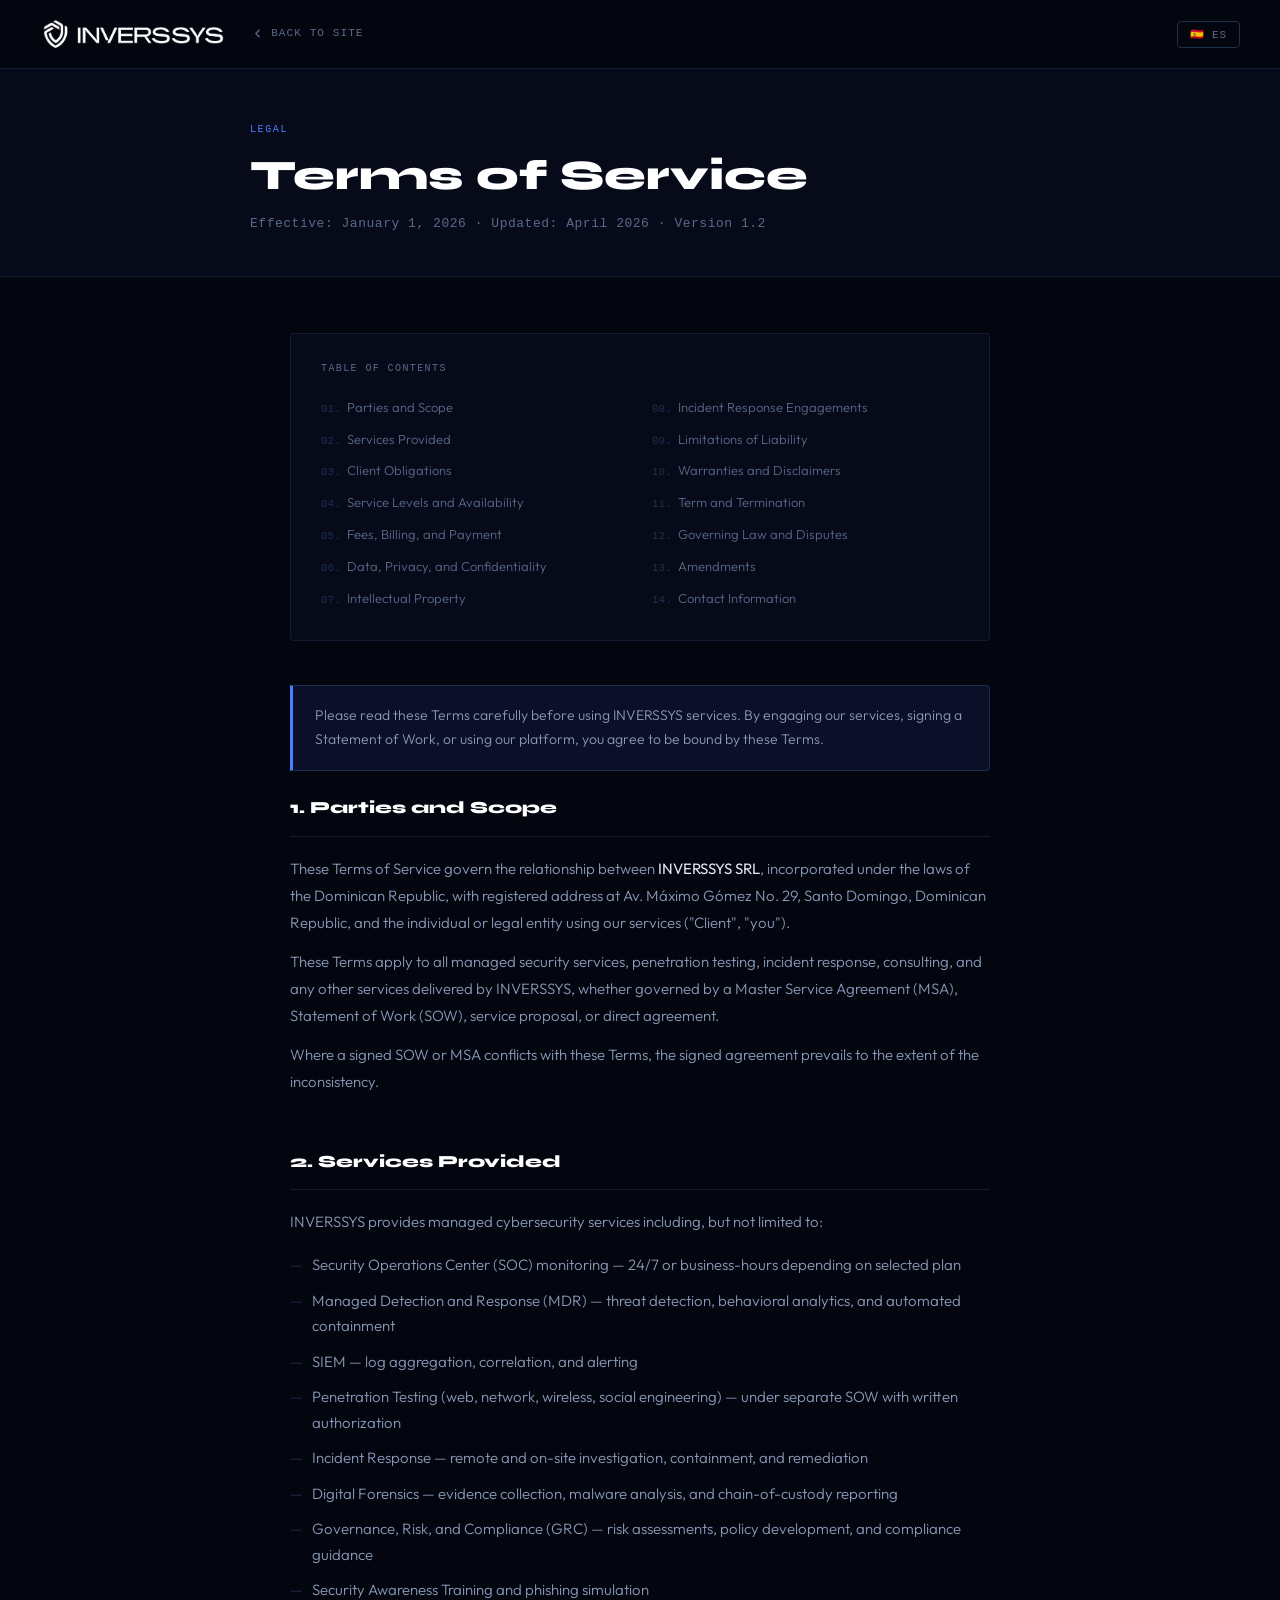
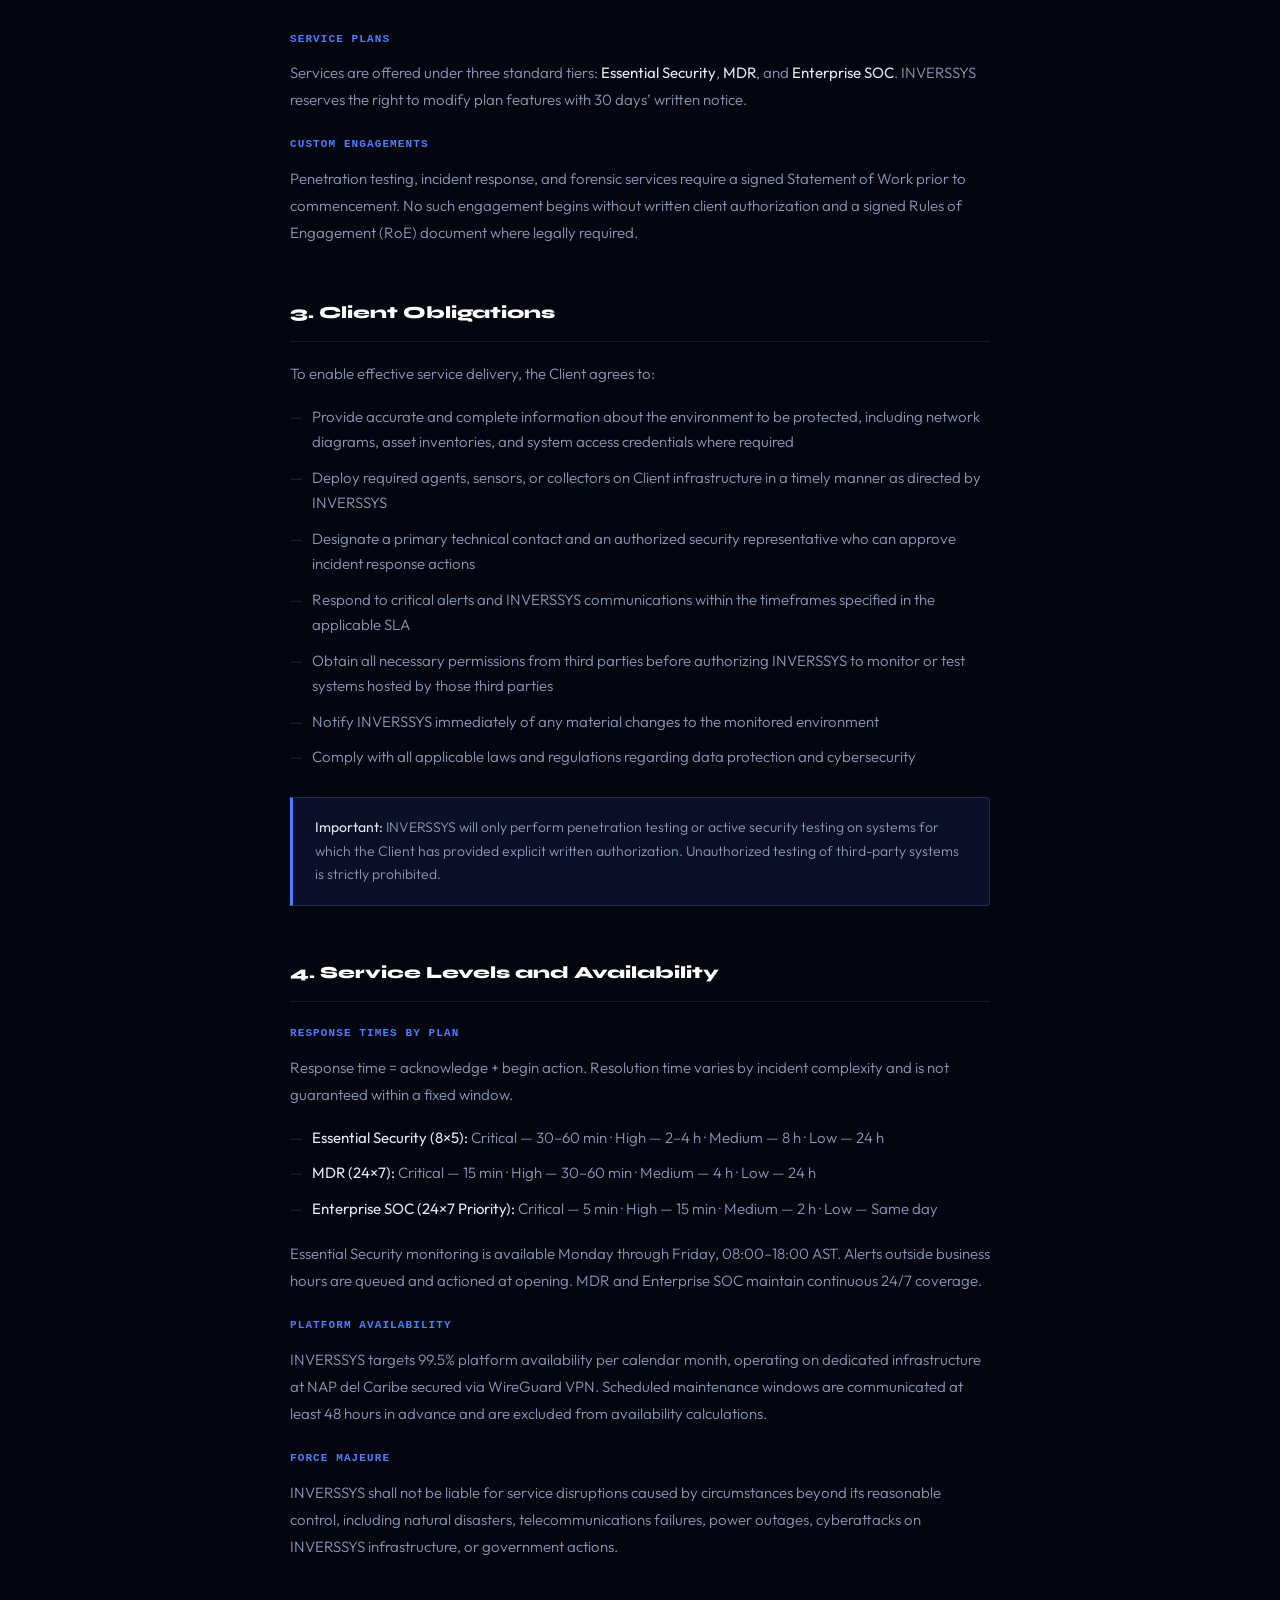
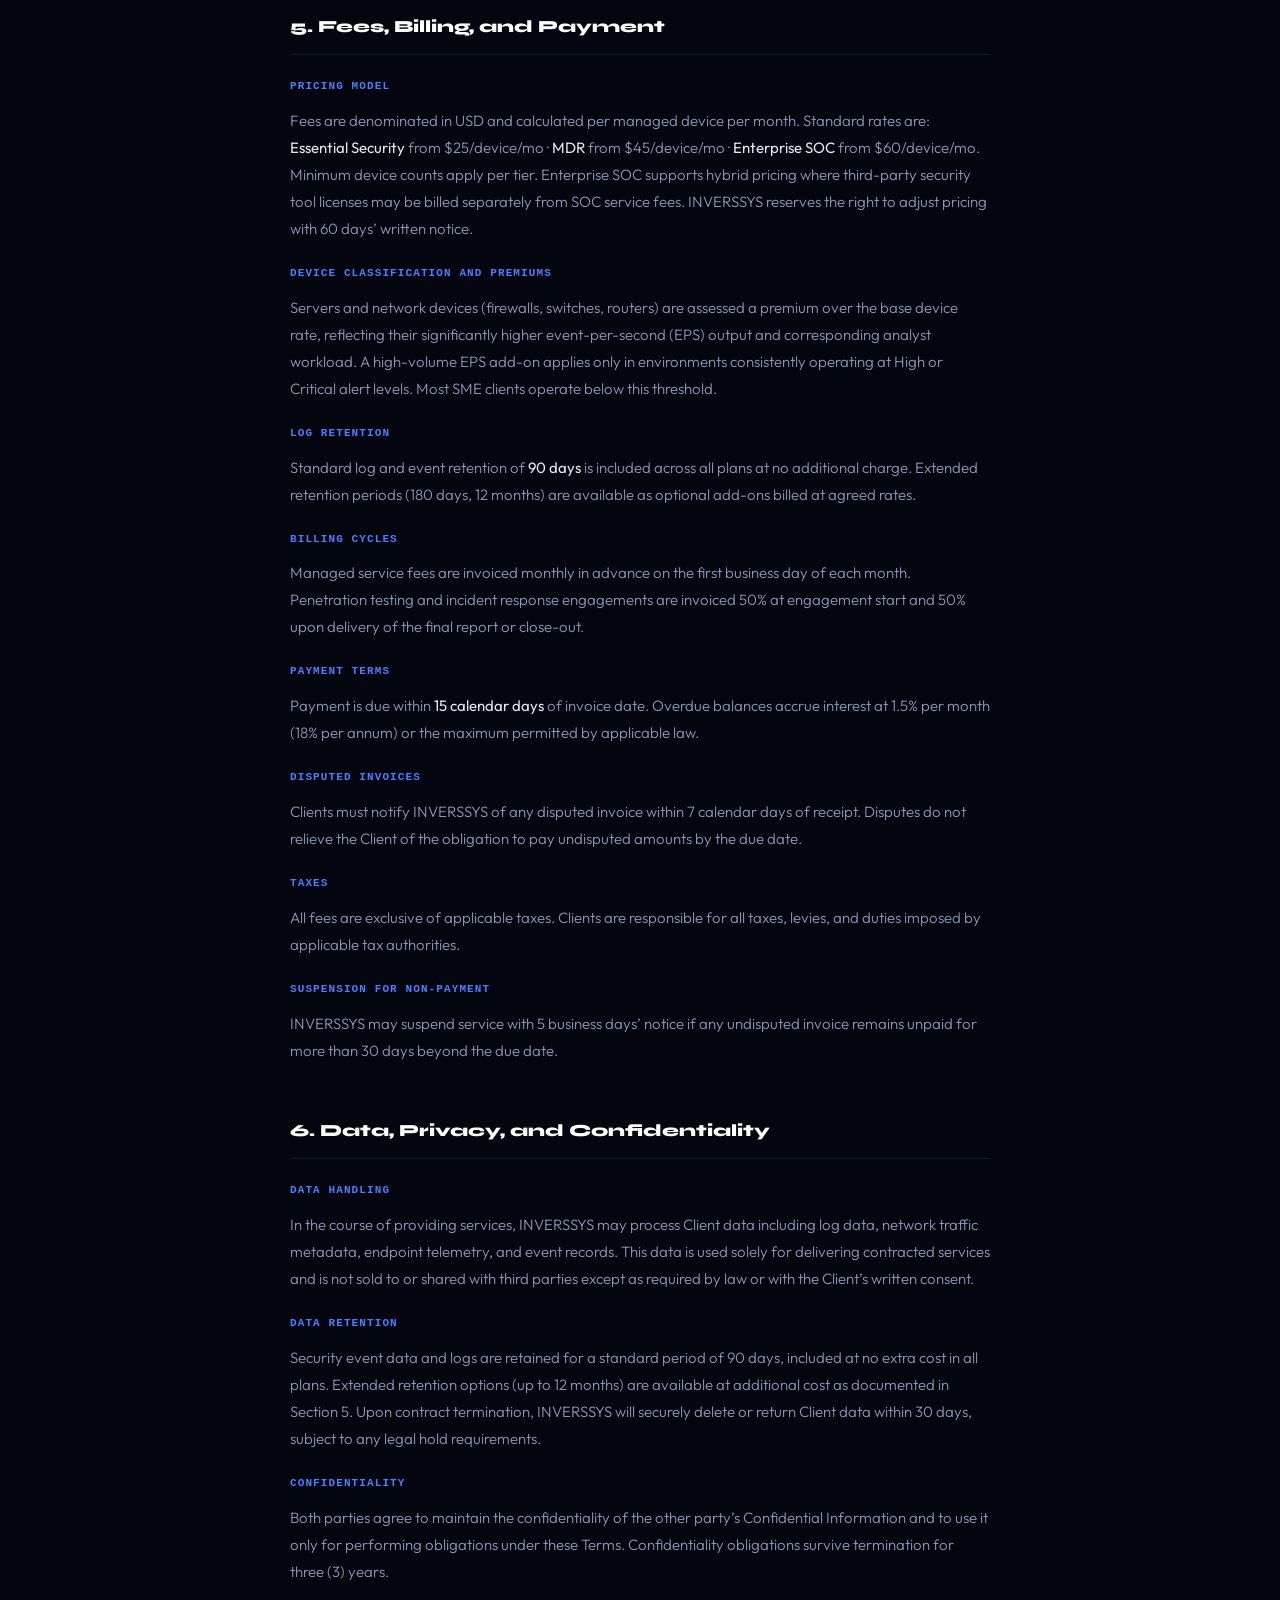
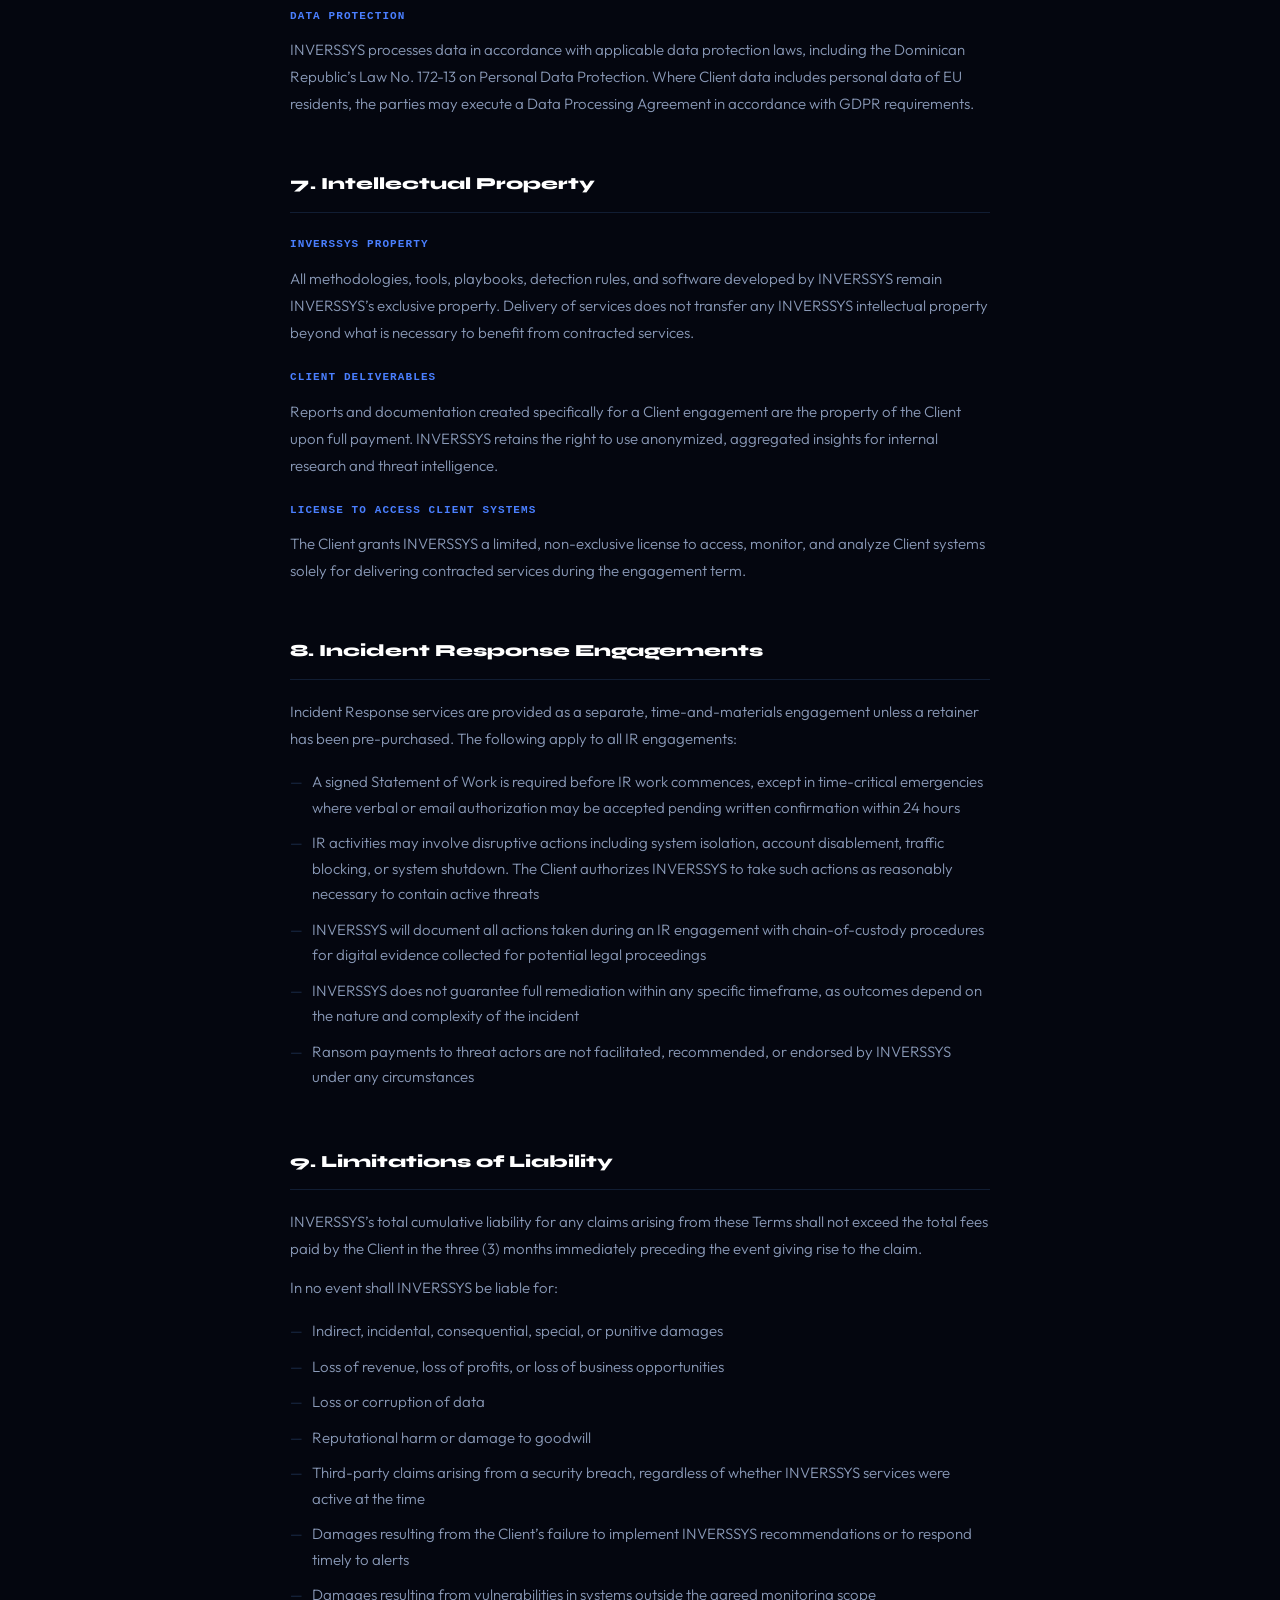
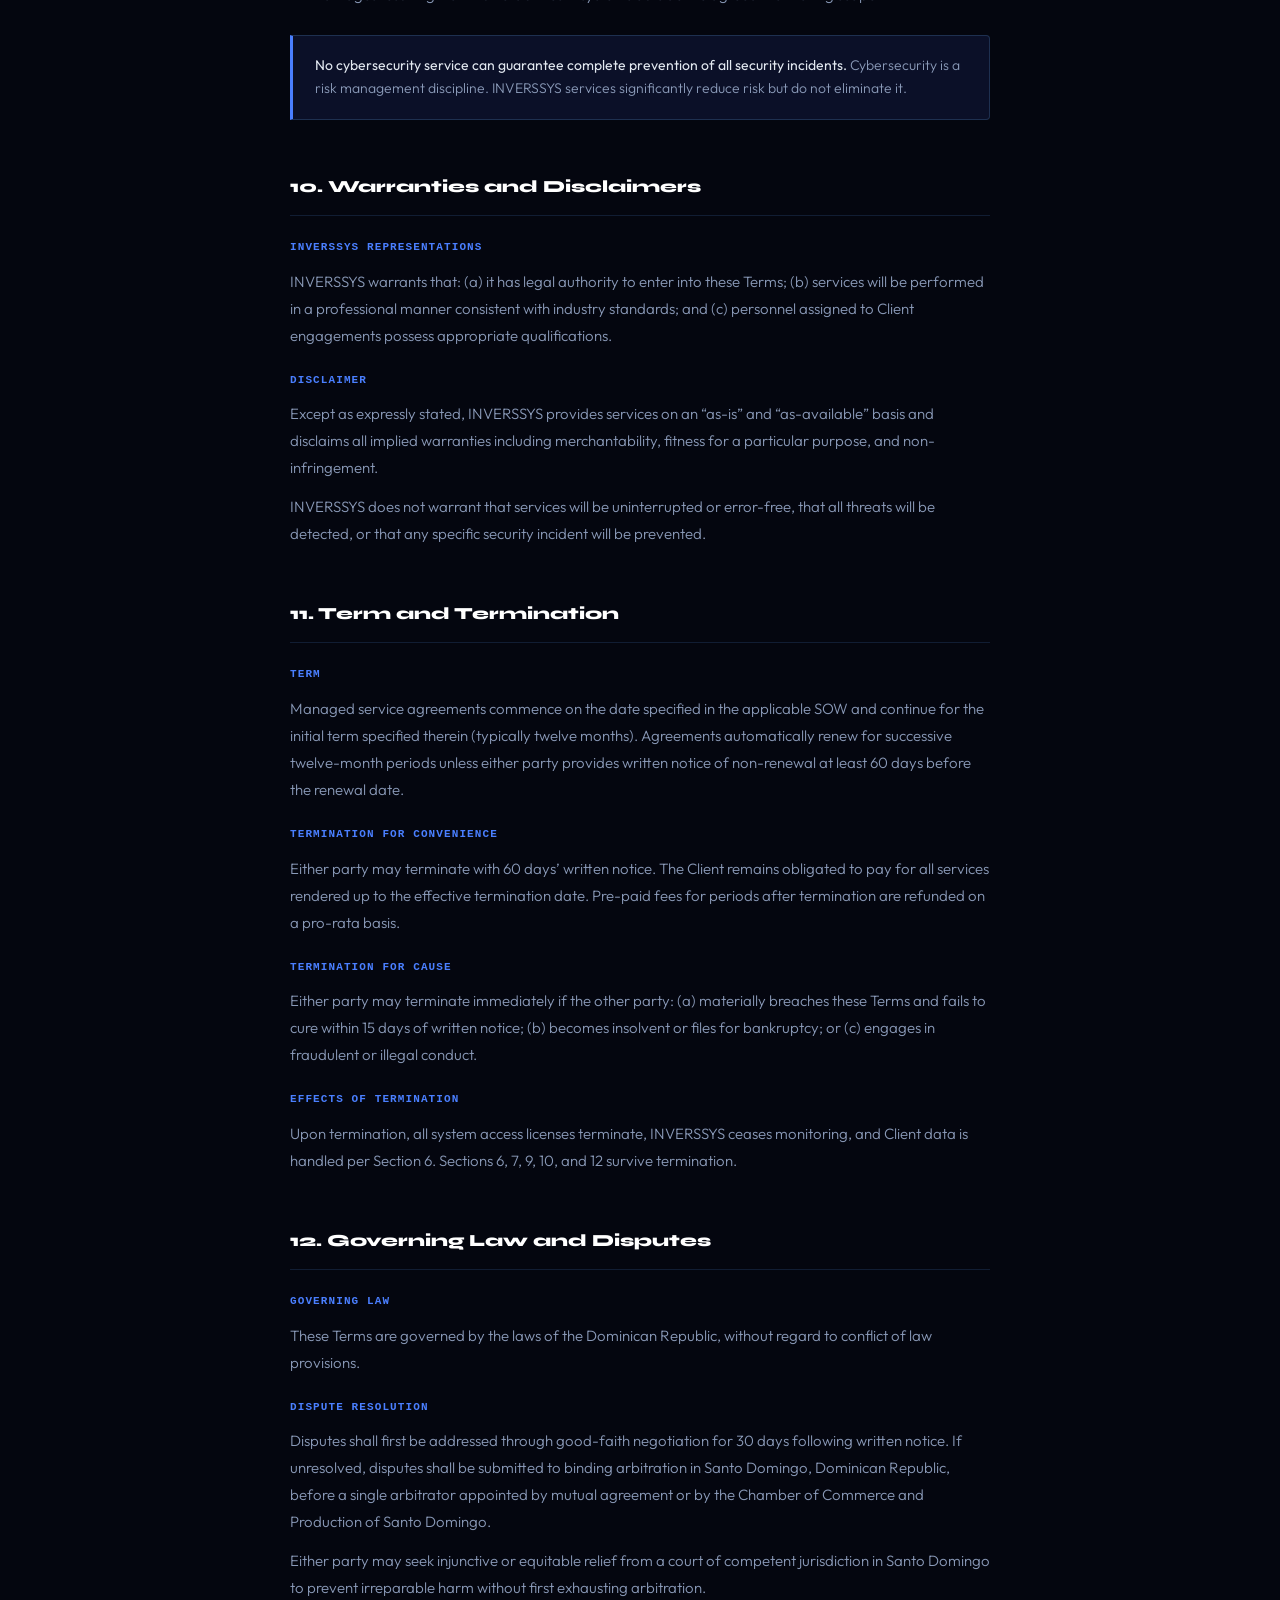
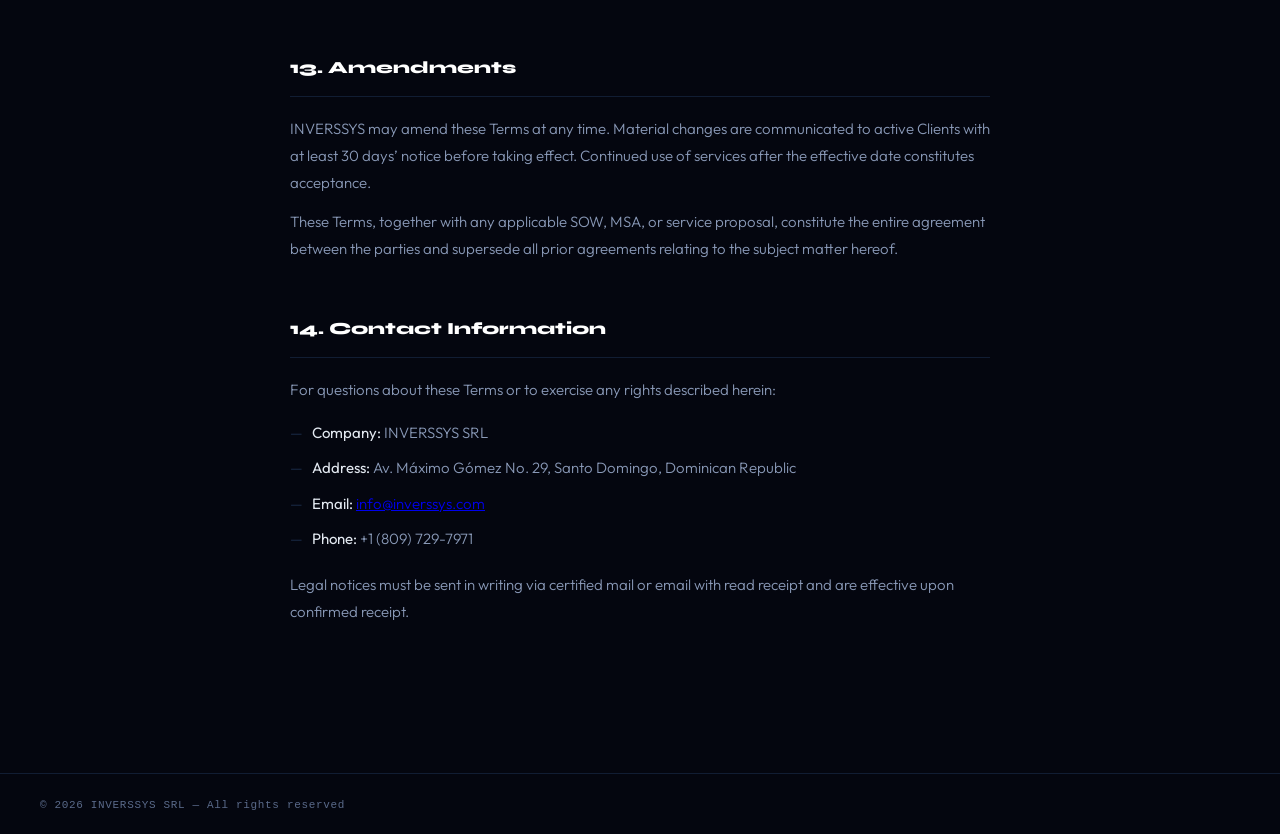
<file: terms.html>
<!DOCTYPE html>
<html lang="en">
<head>
<meta charset="UTF-8">
<meta name="viewport" content="width=device-width, initial-scale=1.0">
<title>Terms of Service — INVERSSYS</title>
<link rel="preconnect" href="https://fonts.bunny.net">
<link href="https://fonts.bunny.net/css?family=syne:800|outfit:300,400|space-mono:400,700" rel="stylesheet">
<style>
*,*::before,*::after{box-sizing:border-box;margin:0;padding:0}
html,body{background:#04060f;color:#e2e8f0;min-height:100%}
body{font-family:'Outfit',sans-serif;font-weight:300;line-height:1.8}
.tnav{display:flex;align-items:center;justify-content:space-between;padding:18px 40px;border-bottom:1px solid #111d33;background:#04060f}
.tnav-left{display:flex;align-items:center;gap:24px}
.tnav-back{font-family:'Space Mono',monospace;font-size:11px;letter-spacing:0.1em;text-transform:uppercase;color:#5a6a8a;text-decoration:none;display:flex;align-items:center;gap:7px}
.tnav-back:hover{color:#4a7fff}
.lang-btn{background:transparent;border:1px solid #1e3050;border-radius:4px;color:#5a6a8a;cursor:pointer;font-family:'Space Mono',monospace;font-size:11px;letter-spacing:0.08em;padding:6px 12px;transition:border-color .2s,color .2s}
.lang-btn:hover{border-color:#4a7fff;color:#fff}
.thero{background:#070a18;border-bottom:1px solid #111d33;padding:52px 40px 40px}
.thero-inner{max-width:780px;margin:0 auto}
.teyebrow{font-family:'Space Mono',monospace;font-size:10px;letter-spacing:0.16em;text-transform:uppercase;color:#4a7fff;margin-bottom:14px}
.thero h1{font-family:'Syne',sans-serif;font-size:clamp(26px,4vw,42px);font-weight:800;line-height:1.08;color:#fff;margin-bottom:14px}
.thero-meta{font-size:13px;color:#5a6a8a;font-family:'Space Mono',monospace;letter-spacing:0.04em}
.tbody{max-width:780px;margin:0 auto;padding:56px 40px 96px}
.ttoc{background:#070a18;border:1px solid #111d33;padding:26px 30px;margin-bottom:44px;border-radius:4px}
.ttoc-title{font-family:'Space Mono',monospace;font-size:10px;letter-spacing:0.14em;text-transform:uppercase;color:#5a6a8a;margin-bottom:14px}
.ttoc ol{list-style:none;counter-reset:toc;columns:2;gap:24px}
.ttoc ol li{counter-increment:toc;font-size:13px;color:#5a6a8a;padding:4px 0;break-inside:avoid}
.ttoc ol li::before{content:counter(toc,decimal-leading-zero)". ";color:#1e3050;font-family:'Space Mono',monospace;font-size:11px}
.ttoc ol li a{color:#5a6a8a;text-decoration:none}
.ttoc ol li a:hover{color:#4a7fff}
.tcallout{background:#0b1028;border:1px solid #1e3050;border-left:3px solid #4a7fff;padding:18px 22px;margin:22px 0;font-size:14px;color:#8a9ab8;line-height:1.7;border-radius:0 4px 4px 0}
.tsec{margin-bottom:52px}
.tsec h2{font-family:'Syne',sans-serif;font-size:17px;font-weight:800;color:#fff;margin-bottom:18px;padding-bottom:12px;border-bottom:1px solid #111d33}
.tsec h3{font-family:'Space Mono',monospace;font-size:11px;letter-spacing:0.1em;text-transform:uppercase;color:#4a7fff;margin:22px 0 10px}
.tsec p{font-size:15px;color:#8a9ab8;line-height:1.8;margin-bottom:12px}
.tsec p:last-child{margin-bottom:0}
.tsec ul{margin:0 0 14px 0;list-style:none}
.tsec ul li{font-size:15px;color:#8a9ab8;line-height:1.7;padding:5px 0 5px 22px;position:relative}
.tsec ul li::before{content:"—";position:absolute;left:0;color:#1e3050}
.tsec strong{color:#e2e8f0;font-weight:400}
.tfooter{border-top:1px solid #111d33;padding:22px 40px;display:flex;align-items:center;justify-content:space-between;font-family:'Space Mono',monospace;font-size:11px;color:#5a6a8a;letter-spacing:0.06em}
.tfooter a{color:#5a6a8a;text-decoration:none}
.tfooter a:hover{color:#fff}
@media(max-width:640px){
  .tnav,.thero,.tbody,.tfooter{padding-left:20px;padding-right:20px}
  .ttoc ol{columns:1}
  .tfooter{flex-direction:column;gap:10px;text-align:center}
}
</style>
</head>
<body>
<nav class="tnav">
  <div class="tnav-left">
    <a href="/"><img src="[data-uri]" alt="INVERSSYS" style="height:32px;display:block;mix-blend-mode:screen;"></a>
    <a href="/" class="tnav-back">
      <svg width="13" height="13" viewBox="0 0 24 24" fill="none" stroke="currentColor" stroke-width="2.5" stroke-linecap="round" stroke-linejoin="round"><polyline points="15 18 9 12 15 6"/></svg>
      <span data-i18n="back">Back to site</span>
    </a>
  </div>
  <button class="lang-btn" id="langBtn">🇪🇸 ES</button>
</nav>

<div class="thero">
  <div class="thero-inner">
    <p class="teyebrow" data-i18n="eyebrow">Legal</p>
    <h1 data-i18n="h1">Terms of Service</h1>
    <p class="thero-meta" data-i18n="meta">Effective: January 1, 2026 &middot; Updated: April 2026 &middot; Version 1.2</p>
  </div>
</div>

<div class="tbody">

<div class="ttoc">
  <p class="ttoc-title" data-i18n="toc-title">Table of Contents</p>
  <ol>
    <li><a href="#s1" data-i18n="toc-1">Parties and Scope</a></li>
    <li><a href="#s2" data-i18n="toc-2">Services Provided</a></li>
    <li><a href="#s3" data-i18n="toc-3">Client Obligations</a></li>
    <li><a href="#s4" data-i18n="toc-4">Service Levels and Availability</a></li>
    <li><a href="#s5" data-i18n="toc-5">Fees, Billing, and Payment</a></li>
    <li><a href="#s6" data-i18n="toc-6">Data, Privacy, and Confidentiality</a></li>
    <li><a href="#s7" data-i18n="toc-7">Intellectual Property</a></li>
    <li><a href="#s8" data-i18n="toc-8">Incident Response Engagements</a></li>
    <li><a href="#s9" data-i18n="toc-9">Limitations of Liability</a></li>
    <li><a href="#s10" data-i18n="toc-10">Warranties and Disclaimers</a></li>
    <li><a href="#s11" data-i18n="toc-11">Term and Termination</a></li>
    <li><a href="#s12" data-i18n="toc-12">Governing Law and Disputes</a></li>
    <li><a href="#s13" data-i18n="toc-13">Amendments</a></li>
    <li><a href="#s14" data-i18n="toc-14">Contact Information</a></li>
  </ol>
</div>

<div class="tcallout" data-i18n="intro">Please read these Terms carefully before using INVERSSYS services. By engaging our services, signing a Statement of Work, or using our platform, you agree to be bound by these Terms.</div>

<div class="tsec" id="s1">
  <h2 data-i18n="s1-h">1. Parties and Scope</h2>
  <p data-i18n="s1-1">These Terms of Service govern the relationship between <strong>INVERSSYS SRL</strong>, incorporated under the laws of the Dominican Republic, with registered address at Av. M&#225;ximo G&#243;mez No. 29, Santo Domingo, Dominican Republic, and the individual or legal entity using our services ("Client", "you").</p>
  <p data-i18n="s1-2">These Terms apply to all managed security services, penetration testing, incident response, consulting, and any other services delivered by INVERSSYS, whether governed by a Master Service Agreement (MSA), Statement of Work (SOW), service proposal, or direct agreement.</p>
  <p data-i18n="s1-3">Where a signed SOW or MSA conflicts with these Terms, the signed agreement prevails to the extent of the inconsistency.</p>
</div>

<div class="tsec" id="s2">
  <h2 data-i18n="s2-h">2. Services Provided</h2>
  <p data-i18n="s2-1">INVERSSYS provides managed cybersecurity services including, but not limited to:</p>
  <ul>
    <li data-i18n="s2-li1">Security Operations Center (SOC) monitoring &#8212; 24/7 or business-hours depending on selected plan</li>
    <li data-i18n="s2-li2">Managed Detection and Response (MDR) &#8212; threat detection, behavioral analytics, and automated containment</li>
    <li data-i18n="s2-li3">SIEM &#8212; log aggregation, correlation, and alerting</li>
    <li data-i18n="s2-li4">Penetration Testing (web, network, wireless, social engineering) &#8212; under separate SOW with written authorization</li>
    <li data-i18n="s2-li5">Incident Response &#8212; remote and on-site investigation, containment, and remediation</li>
    <li data-i18n="s2-li6">Digital Forensics &#8212; evidence collection, malware analysis, and chain-of-custody reporting</li>
    <li data-i18n="s2-li7">Governance, Risk, and Compliance (GRC) &#8212; risk assessments, policy development, and compliance guidance</li>
    <li data-i18n="s2-li8">Security Awareness Training and phishing simulation</li>
  </ul>
  <h3 data-i18n="s2-h3a">Service Plans</h3>
  <p data-i18n="s2-2">Services are offered under three standard tiers: <strong>Essential Security</strong>, <strong>MDR</strong>, and <strong>Enterprise SOC</strong>. INVERSSYS reserves the right to modify plan features with 30 days&#8217; written notice.</p>
  <h3 data-i18n="s2-h3b">Custom Engagements</h3>
  <p data-i18n="s2-3">Penetration testing, incident response, and forensic services require a signed Statement of Work prior to commencement. No such engagement begins without written client authorization and a signed Rules of Engagement (RoE) document where legally required.</p>
</div>

<div class="tsec" id="s3">
  <h2 data-i18n="s3-h">3. Client Obligations</h2>
  <p data-i18n="s3-1">To enable effective service delivery, the Client agrees to:</p>
  <ul>
    <li data-i18n="s3-li1">Provide accurate and complete information about the environment to be protected, including network diagrams, asset inventories, and system access credentials where required</li>
    <li data-i18n="s3-li2">Deploy required agents, sensors, or collectors on Client infrastructure in a timely manner as directed by INVERSSYS</li>
    <li data-i18n="s3-li3">Designate a primary technical contact and an authorized security representative who can approve incident response actions</li>
    <li data-i18n="s3-li4">Respond to critical alerts and INVERSSYS communications within the timeframes specified in the applicable SLA</li>
    <li data-i18n="s3-li5">Obtain all necessary permissions from third parties before authorizing INVERSSYS to monitor or test systems hosted by those third parties</li>
    <li data-i18n="s3-li6">Notify INVERSSYS immediately of any material changes to the monitored environment</li>
    <li data-i18n="s3-li7">Comply with all applicable laws and regulations regarding data protection and cybersecurity</li>
  </ul>
  <div class="tcallout" data-i18n="s3-callout"><strong>Important:</strong> INVERSSYS will only perform penetration testing or active security testing on systems for which the Client has provided explicit written authorization. Unauthorized testing of third-party systems is strictly prohibited.</div>
</div>

<div class="tsec" id="s4">
  <h2 data-i18n="s4-h">4. Service Levels and Availability</h2>
  <h3 data-i18n="s4-h3a">Response Times by Plan</h3>
  <p data-i18n="s4-h3a-note">Response time = acknowledge + begin action. Resolution time varies by incident complexity and is not guaranteed within a fixed window.</p>
  <ul>
    <li data-i18n="s4-li1"><strong>Essential Security (8&#215;5):</strong> Critical — 30–60 min &middot; High — 2–4 h &middot; Medium — 8 h &middot; Low — 24 h</li>
    <li data-i18n="s4-li2"><strong>MDR (24&#215;7):</strong> Critical — 15 min &middot; High — 30–60 min &middot; Medium — 4 h &middot; Low — 24 h</li>
    <li data-i18n="s4-li3"><strong>Enterprise SOC (24&#215;7 Priority):</strong> Critical — 5 min &middot; High — 15 min &middot; Medium — 2 h &middot; Low — Same day</li>
  </ul>
  <p data-i18n="s4-1">Essential Security monitoring is available Monday through Friday, 08:00&#8211;18:00 AST. Alerts outside business hours are queued and actioned at opening. MDR and Enterprise SOC maintain continuous 24/7 coverage.</p>
  <h3 data-i18n="s4-h3b">Platform Availability</h3>
  <p data-i18n="s4-2">INVERSSYS targets 99.5% platform availability per calendar month, operating on dedicated infrastructure at NAP del Caribe secured via WireGuard VPN. Scheduled maintenance windows are communicated at least 48 hours in advance and are excluded from availability calculations.</p>
  <h3 data-i18n="s4-h3c">Force Majeure</h3>
  <p data-i18n="s4-3">INVERSSYS shall not be liable for service disruptions caused by circumstances beyond its reasonable control, including natural disasters, telecommunications failures, power outages, cyberattacks on INVERSSYS infrastructure, or government actions.</p>
</div>

<div class="tsec" id="s5">
  <h2 data-i18n="s5-h">5. Fees, Billing, and Payment</h2>
  <h3 data-i18n="s5-h3a">Pricing Model</h3>
  <p data-i18n="s5-1">Fees are denominated in USD and calculated per managed device per month. Standard rates are: <strong>Essential Security</strong> from $25/device/mo &middot; <strong>MDR</strong> from $45/device/mo &middot; <strong>Enterprise SOC</strong> from $60/device/mo. Minimum device counts apply per tier. Enterprise SOC supports hybrid pricing where third-party security tool licenses may be billed separately from SOC service fees. INVERSSYS reserves the right to adjust pricing with 60 days&#8217; written notice.</p>
  <h3 data-i18n="s5-h3b">Device Classification and Premiums</h3>
  <p data-i18n="s5-2">Servers and network devices (firewalls, switches, routers) are assessed a premium over the base device rate, reflecting their significantly higher event-per-second (EPS) output and corresponding analyst workload. A high-volume EPS add-on applies only in environments consistently operating at High or Critical alert levels. Most SME clients operate below this threshold.</p>
  <h3 data-i18n="s5-h3c">Log Retention</h3>
  <p data-i18n="s5-3">Standard log and event retention of <strong>90 days</strong> is included across all plans at no additional charge. Extended retention periods (180 days, 12 months) are available as optional add-ons billed at agreed rates.</p>
  <h3 data-i18n="s5-h3d">Billing Cycles</h3>
  <p data-i18n="s5-4">Managed service fees are invoiced monthly in advance on the first business day of each month. Penetration testing and incident response engagements are invoiced 50% at engagement start and 50% upon delivery of the final report or close-out.</p>
  <h3 data-i18n="s5-h3e">Payment Terms</h3>
  <p data-i18n="s5-5">Payment is due within <strong>15 calendar days</strong> of invoice date. Overdue balances accrue interest at 1.5% per month (18% per annum) or the maximum permitted by applicable law.</p>
  <h3 data-i18n="s5-h3f">Disputed Invoices</h3>
  <p data-i18n="s5-6">Clients must notify INVERSSYS of any disputed invoice within 7 calendar days of receipt. Disputes do not relieve the Client of the obligation to pay undisputed amounts by the due date.</p>
  <h3 data-i18n="s5-h3g">Taxes</h3>
  <p data-i18n="s5-7">All fees are exclusive of applicable taxes. Clients are responsible for all taxes, levies, and duties imposed by applicable tax authorities.</p>
  <h3 data-i18n="s5-h3h">Suspension for Non-Payment</h3>
  <p data-i18n="s5-8">INVERSSYS may suspend service with 5 business days&#8217; notice if any undisputed invoice remains unpaid for more than 30 days beyond the due date.</p>
</div>

<div class="tsec" id="s6">
  <h2 data-i18n="s6-h">6. Data, Privacy, and Confidentiality</h2>
  <h3 data-i18n="s6-h3a">Data Handling</h3>
  <p data-i18n="s6-1">In the course of providing services, INVERSSYS may process Client data including log data, network traffic metadata, endpoint telemetry, and event records. This data is used solely for delivering contracted services and is not sold to or shared with third parties except as required by law or with the Client&#8217;s written consent.</p>
  <h3 data-i18n="s6-h3b">Data Retention</h3>
  <p data-i18n="s6-2">Security event data and logs are retained for a standard period of 90 days, included at no extra cost in all plans. Extended retention options (up to 12 months) are available at additional cost as documented in Section 5. Upon contract termination, INVERSSYS will securely delete or return Client data within 30 days, subject to any legal hold requirements.</p>
  <h3 data-i18n="s6-h3c">Confidentiality</h3>
  <p data-i18n="s6-3">Both parties agree to maintain the confidentiality of the other party&#8217;s Confidential Information and to use it only for performing obligations under these Terms. Confidentiality obligations survive termination for three (3) years.</p>
  <h3 data-i18n="s6-h3d">Data Protection</h3>
  <p data-i18n="s6-4">INVERSSYS processes data in accordance with applicable data protection laws, including the Dominican Republic&#8217;s Law No. 172-13 on Personal Data Protection. Where Client data includes personal data of EU residents, the parties may execute a Data Processing Agreement in accordance with GDPR requirements.</p>
</div>

<div class="tsec" id="s7">
  <h2 data-i18n="s7-h">7. Intellectual Property</h2>
  <h3 data-i18n="s7-h3a">INVERSSYS Property</h3>
  <p data-i18n="s7-1">All methodologies, tools, playbooks, detection rules, and software developed by INVERSSYS remain INVERSSYS&#8217;s exclusive property. Delivery of services does not transfer any INVERSSYS intellectual property beyond what is necessary to benefit from contracted services.</p>
  <h3 data-i18n="s7-h3b">Client Deliverables</h3>
  <p data-i18n="s7-2">Reports and documentation created specifically for a Client engagement are the property of the Client upon full payment. INVERSSYS retains the right to use anonymized, aggregated insights for internal research and threat intelligence.</p>
  <h3 data-i18n="s7-h3c">License to Access Client Systems</h3>
  <p data-i18n="s7-3">The Client grants INVERSSYS a limited, non-exclusive license to access, monitor, and analyze Client systems solely for delivering contracted services during the engagement term.</p>
</div>

<div class="tsec" id="s8">
  <h2 data-i18n="s8-h">8. Incident Response Engagements</h2>
  <p data-i18n="s8-1">Incident Response services are provided as a separate, time-and-materials engagement unless a retainer has been pre-purchased. The following apply to all IR engagements:</p>
  <ul>
    <li data-i18n="s8-li1">A signed Statement of Work is required before IR work commences, except in time-critical emergencies where verbal or email authorization may be accepted pending written confirmation within 24 hours</li>
    <li data-i18n="s8-li2">IR activities may involve disruptive actions including system isolation, account disablement, traffic blocking, or system shutdown. The Client authorizes INVERSSYS to take such actions as reasonably necessary to contain active threats</li>
    <li data-i18n="s8-li3">INVERSSYS will document all actions taken during an IR engagement with chain-of-custody procedures for digital evidence collected for potential legal proceedings</li>
    <li data-i18n="s8-li4">INVERSSYS does not guarantee full remediation within any specific timeframe, as outcomes depend on the nature and complexity of the incident</li>
    <li data-i18n="s8-li5">Ransom payments to threat actors are not facilitated, recommended, or endorsed by INVERSSYS under any circumstances</li>
  </ul>
</div>

<div class="tsec" id="s9">
  <h2 data-i18n="s9-h">9. Limitations of Liability</h2>
  <p data-i18n="s9-1">INVERSSYS&#8217;s total cumulative liability for any claims arising from these Terms shall not exceed the total fees paid by the Client in the three (3) months immediately preceding the event giving rise to the claim.</p>
  <p data-i18n="s9-2">In no event shall INVERSSYS be liable for:</p>
  <ul>
    <li data-i18n="s9-li1">Indirect, incidental, consequential, special, or punitive damages</li>
    <li data-i18n="s9-li2">Loss of revenue, loss of profits, or loss of business opportunities</li>
    <li data-i18n="s9-li3">Loss or corruption of data</li>
    <li data-i18n="s9-li4">Reputational harm or damage to goodwill</li>
    <li data-i18n="s9-li5">Third-party claims arising from a security breach, regardless of whether INVERSSYS services were active at the time</li>
    <li data-i18n="s9-li6">Damages resulting from the Client&#8217;s failure to implement INVERSSYS recommendations or to respond timely to alerts</li>
    <li data-i18n="s9-li7">Damages resulting from vulnerabilities in systems outside the agreed monitoring scope</li>
  </ul>
  <div class="tcallout" data-i18n="s9-callout"><strong>No cybersecurity service can guarantee complete prevention of all security incidents.</strong> Cybersecurity is a risk management discipline. INVERSSYS services significantly reduce risk but do not eliminate it.</div>
</div>

<div class="tsec" id="s10">
  <h2 data-i18n="s10-h">10. Warranties and Disclaimers</h2>
  <h3 data-i18n="s10-h3a">INVERSSYS Representations</h3>
  <p data-i18n="s10-1">INVERSSYS warrants that: (a) it has legal authority to enter into these Terms; (b) services will be performed in a professional manner consistent with industry standards; and (c) personnel assigned to Client engagements possess appropriate qualifications.</p>
  <h3 data-i18n="s10-h3b">Disclaimer</h3>
  <p data-i18n="s10-2">Except as expressly stated, INVERSSYS provides services on an &#8220;as-is&#8221; and &#8220;as-available&#8221; basis and disclaims all implied warranties including merchantability, fitness for a particular purpose, and non-infringement.</p>
  <p data-i18n="s10-3">INVERSSYS does not warrant that services will be uninterrupted or error-free, that all threats will be detected, or that any specific security incident will be prevented.</p>
</div>

<div class="tsec" id="s11">
  <h2 data-i18n="s11-h">11. Term and Termination</h2>
  <h3 data-i18n="s11-h3a">Term</h3>
  <p data-i18n="s11-1">Managed service agreements commence on the date specified in the applicable SOW and continue for the initial term specified therein (typically twelve months). Agreements automatically renew for successive twelve-month periods unless either party provides written notice of non-renewal at least 60 days before the renewal date.</p>
  <h3 data-i18n="s11-h3b">Termination for Convenience</h3>
  <p data-i18n="s11-2">Either party may terminate with 60 days&#8217; written notice. The Client remains obligated to pay for all services rendered up to the effective termination date. Pre-paid fees for periods after termination are refunded on a pro-rata basis.</p>
  <h3 data-i18n="s11-h3c">Termination for Cause</h3>
  <p data-i18n="s11-3">Either party may terminate immediately if the other party: (a) materially breaches these Terms and fails to cure within 15 days of written notice; (b) becomes insolvent or files for bankruptcy; or (c) engages in fraudulent or illegal conduct.</p>
  <h3 data-i18n="s11-h3d">Effects of Termination</h3>
  <p data-i18n="s11-4">Upon termination, all system access licenses terminate, INVERSSYS ceases monitoring, and Client data is handled per Section 6. Sections 6, 7, 9, 10, and 12 survive termination.</p>
</div>

<div class="tsec" id="s12">
  <h2 data-i18n="s12-h">12. Governing Law and Disputes</h2>
  <h3 data-i18n="s12-h3a">Governing Law</h3>
  <p data-i18n="s12-1">These Terms are governed by the laws of the Dominican Republic, without regard to conflict of law provisions.</p>
  <h3 data-i18n="s12-h3b">Dispute Resolution</h3>
  <p data-i18n="s12-2">Disputes shall first be addressed through good-faith negotiation for 30 days following written notice. If unresolved, disputes shall be submitted to binding arbitration in Santo Domingo, Dominican Republic, before a single arbitrator appointed by mutual agreement or by the Chamber of Commerce and Production of Santo Domingo.</p>
  <p data-i18n="s12-3">Either party may seek injunctive or equitable relief from a court of competent jurisdiction in Santo Domingo to prevent irreparable harm without first exhausting arbitration.</p>
</div>

<div class="tsec" id="s13">
  <h2 data-i18n="s13-h">13. Amendments</h2>
  <p data-i18n="s13-1">INVERSSYS may amend these Terms at any time. Material changes are communicated to active Clients with at least 30 days&#8217; notice before taking effect. Continued use of services after the effective date constitutes acceptance.</p>
  <p data-i18n="s13-2">These Terms, together with any applicable SOW, MSA, or service proposal, constitute the entire agreement between the parties and supersede all prior agreements relating to the subject matter hereof.</p>
</div>

<div class="tsec" id="s14">
  <h2 data-i18n="s14-h">14. Contact Information</h2>
  <p data-i18n="s14-1">For questions about these Terms or to exercise any rights described herein:</p>
  <ul>
    <li data-i18n="s14-li1"><strong>Company:</strong> INVERSSYS SRL</li>
    <li data-i18n="s14-li2"><strong>Address:</strong> Av. M&#225;ximo G&#243;mez No. 29, Santo Domingo, Dominican Republic</li>
    <li data-i18n="s14-li3"><strong>Email:</strong> <a href="mailto:info@inverssys.com">info@inverssys.com</a></li>
    <li data-i18n="s14-li4"><strong>Phone:</strong> +1 (809) 729-7971</li>
  </ul>
  <p data-i18n="s14-2">Legal notices must be sent in writing via certified mail or email with read receipt and are effective upon confirmed receipt.</p>
</div>

</div><!-- tbody -->

<footer class="tfooter">
  <span data-i18n="footer">&copy; 2026 INVERSSYS SRL &mdash; All rights reserved</span>
  <a
</file>
<file: style.css>
*,*::before,*::after{box-sizing:border-box;margin:0;padding:0}
:root{--bg:#0a0e1f;--bg2:#0e1428;--bg3:#131a35;--cyan:#4a7fff;--cyan-dim:rgba(74,127,255,0.09);--cyan-border:rgba(74,127,255,0.28);--white:#eef2ff;--muted:#7a8db0;--border:rgba(255,255,255,0.09);--border-bright:rgba(255,255,255,0.18)}
html{scroll-behavior:smooth;overflow-x:hidden;max-width:100%}
body{background:var(--bg);color:var(--white);font-family:'Outfit',sans-serif;font-size:17px;line-height:1.7;overflow-x:hidden;max-width:100%;position:relative}
h1,h2,h3{font-family:'Syne',sans-serif;font-weight:800;line-height:1.03;letter-spacing:-0.025em}
.label{font-family:'Space Mono',monospace;font-size:11px;letter-spacing:0.15em;text-transform:uppercase;color:var(--cyan);display:inline-flex;align-items:center;gap:10px}
.label::before{content:'';width:6px;height:6px;border-radius:50%;background:var(--cyan);display:inline-block}
.container{max-width:1440px;margin:0 auto;padding:0 72px}
/* NAV */
.nav{position:fixed;top:0;left:0;right:0;z-index:100;padding:20px 56px;display:flex;align-items:center;justify-content:space-between;background:rgba(10,14,31,0.95);backdrop-filter:blur(14px);border-bottom:1px solid var(--border)}
.hamburger{display:none}.nav-scroll-down{display:none}
.mobile-drawer{display:none}
.drawer-overlay{display:none}
.nav-logo{display:flex;align-items:center;gap:10px;text-decoration:none}
.nav-logo-text{font-family:'Syne',sans-serif;font-weight:800;font-size:18px;letter-spacing:0.06em;color:var(--white)}
.nav-links{display:flex;align-items:center;gap:36px;list-style:none;margin-left:48px}
.nav-links a{font-family:'Space Mono',monospace;font-size:11px;letter-spacing:0.12em;text-transform:uppercase;color:var(--muted);text-decoration:none;transition:color 0.2s}
.nav-links a:hover{color:var(--white)}
.hamburger{display:none}.nav-scroll-down{display:none}
/* Dropdown */
/* Page switching */
#more-page{display:none!important}
body.show-more #more-page{display:block!important}
body.show-more .main-content{display:none!important}
.nav-dropdown{position:relative}
.nav-dropdown:hover .dropdown-menu{opacity:1;pointer-events:all;transform:translateY(0)}
.dropdown-menu{position:absolute;top:calc(100% + 20px);left:-24px;background:rgba(7,10,24,0.98);border:1px solid var(--border-bright);backdrop-filter:blur(16px);min-width:640px;padding:28px;display:grid;grid-template-columns:1fr 1fr;gap:0;opacity:0;pointer-events:none;transform:translateY(-8px);transition:opacity 0.2s ease,transform 0.2s ease;z-index:200}
.drop-item{padding:16px 20px;border-bottom:1px solid var(--border);border-right:1px solid var(--border);text-decoration:none;transition:background 0.2s;display:block}
.drop-item:hover{background:rgba(74,127,255,0.06)}
.drop-item:nth-child(2n){border-right:none}
.drop-item:nth-last-child(-n+2){border-bottom:none}
.drop-item:last-child:nth-child(odd){grid-column:span 2;border-right:none;border-bottom:none}
.drop-name{font-family:'Syne',sans-serif;font-size:13px;font-weight:700;color:var(--white);margin-bottom:3px}
.drop-desc{font-size:12px;color:var(--muted);font-weight:300;line-height:1.45}
.nav.fr-nav .nav-links{gap:26px;margin-left:36px}
.nav.fr-nav .nav-links a{font-size:11px;letter-spacing:0.1em}
.nav.fr-nav .nav-cta{padding:10px 18px;font-size:11px;letter-spacing:0.1em}
.nav-dropdown>a::after{content:' ↓';font-size:9px;opacity:0.5;margin-left:2px}
.nav-right{display:flex;align-items:center;gap:0;margin-left:auto}
/* Language transition overlay */
72%{opacity:1}88%{opacity:0}100%{opacity:0;pointer-events:none}}
8%{opacity:1;transform:scale(1)}70%{opacity:1;transform:scale(1)}82%{opacity:0;transform:scale(1.06)}100%{opacity:0}}
.lang-toggle{background:none;background-color:transparent;-webkit-appearance:none;appearance:none;border:none;border-radius:0;outline:none;padding:4px;cursor:pointer;display:flex;align-items:center;justify-content:center;transition:opacity 0.2s;margin-right:0;opacity:0.8}
.lang-toggle:hover{opacity:1}
.lang-flag{width:26px;height:17px;display:block;border-radius:3px;object-fit:cover}
.nav-cta{font-family:'Space Mono',monospace;font-size:11px;letter-spacing:0.12em;text-transform:uppercase;color:var(--white);background:transparent;border:1px solid var(--border-bright);padding:10px 22px;text-decoration:none;transition:all 0.2s;display:inline-block}
.nav-cta:hover{background:var(--cyan);color:var(--bg);border-color:var(--cyan)}
.nav-free-assess{font-family:'Space Mono',monospace;font-size:11px;letter-spacing:0.12em;text-transform:uppercase;color:#0a0f1a;background:var(--cyan);border:1px solid var(--cyan);padding:10px 22px;text-decoration:none;transition:all 0.2s;display:inline-block;margin-right:8px}
.nav-free-assess:hover{opacity:0.85}
.footer-socials{display:flex;align-items:center;gap:28px}
.footer-social-icon{color:var(--muted);text-decoration:none;transition:color 0.2s;display:flex;align-items:center}
.footer-social-icon:hover{color:var(--cyan)}
/* BUTTONS */
.btn-primary{display:inline-block;font-family:'Space Mono',monospace;font-size:12px;font-weight:700;letter-spacing:0.1em;text-transform:uppercase;background:var(--cyan);color:var(--bg);border:none;padding:17px 40px;cursor:pointer;text-decoration:none;transition:all 0.2s}
.btn-primary:hover{background:var(--white)}
.btn-ghost{display:inline-block;font-family:'Space Mono',monospace;font-size:12px;letter-spacing:0.1em;text-transform:uppercase;background:transparent;color:var(--muted);border:1px solid var(--border);padding:16px 40px;cursor:pointer;text-decoration:none;transition:all 0.2s}
.btn-ghost:hover{color:var(--white);border-color:var(--border-bright)}
/* HERO */
.hero{min-height:85vh;display:flex;flex-direction:column;justify-content:flex-end;padding:0 56px 72px;position:relative;overflow:hidden}
.hero-grid{position:absolute;inset:0;background-image:linear-gradient(var(--border) 1px,transparent 1px),linear-gradient(90deg,var(--border) 1px,transparent 1px);background-size:80px 80px;mask-image:radial-gradient(ellipse 80% 80% at 50% 50%,black 20%,transparent 100%)}
.hero-glow{position:absolute;top:15%;left:50%;transform:translateX(-50%);width:700px;height:500px;background:radial-gradient(ellipse,rgba(74,127,255,0.07) 0%,transparent 70%);pointer-events:none}
.hero-content{position:relative;z-index:2;max-width:1440px;margin:0 auto;width:100%}
.hero-label{margin-bottom:56px}
.hero-headline{font-size:clamp(36px,5vw,76px);line-height:0.93;letter-spacing:-0.03em;margin-bottom:64px;max-width:100%;overflow:visible;opacity:0;transform:translateY(32px);transition:opacity 0.8s ease 0.3s, transform 0.8s cubic-bezier(0.22,1,0.36,1) 0.3s}
.hero-headline.h1-visible{opacity:1;transform:translateY(0)}
.hero-headline em{font-style:normal;color:transparent;-webkit-text-stroke:1.5px rgba(240,244,255,0.18);display:block}
.hero-bottom{display:flex;align-items:flex-end;justify-content:space-between;gap:80px}
.hero-sub{max-width:460px;color:var(--muted);font-size:18px;line-height:1.65;font-weight:300}
.hero-actions{display:flex;gap:16px;flex-shrink:0}
.hero-scroll{position:absolute;bottom:48px;right:56px;font-family:'Space Mono',monospace;font-size:10px;letter-spacing:0.2em;text-transform:uppercase;color:var(--muted);writing-mode:vertical-rl;display:flex;align-items:center;gap:12px}
.hero-scroll::after{content:'';width:1px;height:56px;background:linear-gradient(to bottom,var(--muted),transparent)}
/* TICKER */
.ticker{overflow:hidden;border-top:1px solid var(--border);border-bottom:1px solid var(--border);padding:14px 0;background:#ffffff}
.ticker-track{display:flex;animation:ticker 22s linear infinite;white-space:nowrap}
.ticker-item{font-family:'Space Mono',monospace;font-size:11px;letter-spacing:0.1em;text-transform:uppercase;color:#0b1028;padding:0 32px;display:inline-flex;align-items:center;gap:32px}
.ticker-item b{color:var(--cyan);font-weight:700}
@keyframes ticker{from{transform:translateX(0)}to{transform:translateX(-50%)}}
/* SERVICES */
.services{background:var(--bg);padding:88px 0}
.services-intro{display:grid;grid-template-columns:1fr 1fr;gap:100px;align-items:end;margin-bottom:80px}
.services-intro-sub{color:var(--muted);font-size:18px;font-weight:300;line-height:1.7}
.service-row{display:grid;grid-template-columns:72px 1fr 180px 48px;align-items:center;gap:40px;padding:34px 0;border-top:1px solid var(--border);text-decoration:none;color:inherit;transition:padding-left 0.3s ease}
.service-row:last-child{border-bottom:1px solid var(--border)}
.service-row:hover{padding-left:16px}
.service-row:hover .svc-num{color:var(--cyan)}
.service-row:hover .svc-arrow{color:var(--cyan);transform:translateX(6px)}
.svc-num{font-family:'Space Mono',monospace;font-size:12px;color:var(--muted);transition:color 0.3s}
.svc-name{font-family:'Syne',sans-serif;font-size:clamp(19px,2vw,28px);font-weight:700;margin-bottom:6px}
.svc-desc{color:var(--muted);font-size:14px;font-weight:300}
.svc-tag{font-family:'Space Mono',monospace;font-size:10px;letter-spacing:0.1em;text-transform:uppercase;color:var(--cyan);background:var(--cyan-dim);border:1px solid var(--cyan-border);padding:5px 14px;justify-self:end}
.svc-arrow{font-size:20px;color:var(--muted);transition:all 0.3s;justify-self:end}
/* MORE SERVICES */
.more-svc-grid{display:grid;grid-template-columns:repeat(3,1fr)}
.more-svc-item{display:flex;flex-direction:column;gap:10px;padding:28px 24px 28px 0;border-bottom:1px solid var(--border);border-right:1px solid var(--border)}
.more-svc-item:nth-child(3n){border-right:none;padding-right:0}
.more-svc-item:nth-last-child(-n+3){border-bottom:none}
.more-svc-top{display:flex;align-items:center;gap:12px}
.more-svc-desc{font-size:13px;color:var(--muted);font-weight:300;line-height:1.55;padding-left:0}
.more-svc-num{color:var(--cyan);font-size:18px;flex-shrink:0}
.more-svc-name{font-family:'Syne',sans-serif;font-size:15px;font-weight:600;color:var(--white)}
/* FEATURE */
.feature{background:var(--bg2);padding:88px 0}
@keyframes irpulse{0%,100%{box-shadow:0 0 10px #22c55e}50%{box-shadow:0 0 20px #22c55e,0 0 40px #22c55e66}}
@media(max-width:768px){.ir-bottom{grid-template-columns:1fr !important;gap:24px !important}.ir-bottom .f-list{columns:1 !important}.ir-bottom .btn-primary{width:100%;text-align:center;box-sizing:border-box}}
.feature-alt{background:var(--bg);padding:88px 0}
.feature-grid{display:grid;grid-template-columns:1fr 1fr;gap:120px;align-items:center}
.f-label{margin-bottom:24px}
.f-title{font-size:clamp(32px,3.5vw,50px);font-weight:800;margin-bottom:26px;line-height:1.02}
.f-body{color:var(--muted);font-size:17px;font-weight:300;margin-bottom:40px}
.f-list{list-style:none;margin-bottom:48px}
.f-list li{padding:14px 0;border-bottom:1px solid var(--border);font-size:15px;color:var(--muted);display:block;line-height:1.6}
.f-list li::before{content:none}
.f-list li strong{color:var(--white);font-weight:600;display:block;margin-bottom:2px;font-size:14px}
.f-list li .f-dash{color:var(--cyan);margin-right:6px}
.f-visual{background:var(--bg3);border:1px solid var(--border);padding:48px;min-height:440px;display:flex;flex-direction:column;justify-content:center;position:relative;overflow:hidden}
.f-visual::before{content:'';position:absolute;inset:0;background-image:linear-gradient(var(--border) 1px,transparent 1px),linear-gradient(90deg,var(--border) 1px,transparent 1px);background-size:40px 40px}
.f-big-num{position:relative;z-index:1;font-family:'Syne',sans-serif;font-size:clamp(64px,8vw,100px);font-weight:800;color:var(--cyan);line-height:1;margin-bottom:4px}
.f-big-label{position:relative;z-index:1;font-family:'Space Mono',monospace;font-size:11px;letter-spacing:0.12em;text-transform:uppercase;color:var(--muted);margin-bottom:36px}
.tool-rows{position:relative;z-index:1;display:flex;flex-direction:column;gap:9px}
.tool-row{display:flex;align-items:center;gap:12px;padding:12px 16px;background:rgba(0,0,0,0.45);border:1px solid var(--border)}
.t-dot{width:6px;height:6px;border-radius:50%;background:var(--cyan);flex-shrink:0}
.t-name{font-size:13px;color:var(--white);font-weight:500}
.t-role{font-family:'Space Mono',monospace;font-size:11px;color:var(--muted);margin-left:8px}
/* PARTNERS */
.partners{background:#070918;padding:96px 0;border-top:1px solid rgba(255,255,255,0.06);border-bottom:1px solid rgba(255,255,255,0.06)}
.ptag{display:inline-block;font-family:'Syne',sans-serif;font-size:14px;font-weight:700;letter-spacing:0.05em;color:rgba(180,200,255,0.27);padding:15px 40px;border-right:1px solid rgba(255,255,255,0.06);white-space:nowrap;transition:color 0.3s}
.ptag:hover{color:var(--white);cursor:default}
@keyframes pticker1{from{transform:translateX(0)}to{transform:translateX(-50%)}}
@keyframes pticker2{from{transform:translateX(-50%)}to{transform:translateX(0)}}
/* STATS */
.stats-strip{background:var(--cyan);padding:88px 0}
.stats-inner{display:grid;grid-template-columns:repeat(4,1fr)}
.stat-item{padding:0 48px;border-right:1px solid rgba(4,6,15,0.15)}
.stat-item:last-child{border-right:none}
.stat-num{font-family:'Syne',sans-serif;font-size:clamp(38px,4vw,62px);font-weight:800;color:var(--bg);line-height:1;margin-bottom:6px}
.stat-label{font-family:'Space Mono',monospace;font-size:11px;letter-spacing:0.1em;text-transform:uppercase;color:rgba(4,6,15,0.5)}
/* ABOUT */
.about{background:var(--bg2);padding:88px 0}
.about-grid{display:grid;grid-template-columns:1fr 1fr;gap:100px;align-items:start}
.about-body{color:var(--muted);font-size:17px;font-weight:300;line-height:1.75}
.about-body p{margin-bottom:22px}
.about-body strong{color:var(--white);font-weight:500}
.diff-list{list-style:none}
.diff-item{padding:26px 0;border-bottom:1px solid var(--border)}
.diff-item:first-child{border-top:1px solid var(--border)}
.diff-title{font-family:'Syne',sans-serif;font-size:19px;font-weight:700;margin-bottom:6px}
.diff-body{color:var(--muted);font-size:14px;font-weight:300}
/* PRICING */
.pricing{background:var(--bg);padding:88px 0}
.pricing-tbl{width:100%;border-collapse:collapse;margin-top:64px}
.pricing-tbl thead th{padding:22px 28px;text-align:left;border-bottom:1px solid var(--border-bright);font-family:'Syne',sans-serif;font-size:20px;font-weight:700}
.pricing-tbl thead th.feat-col{color:var(--cyan);border-bottom-color:var(--cyan)}
.pricing-tbl thead th.row-label{color:var(--muted);font-family:'Space Mono',monospace;font-size:11px;font-weight:400;letter-spacing:0.1em;text-transform:uppercase}
.pricing-tbl td{padding:17px 28px;border-bottom:1px solid var(--border);color:var(--muted);font-size:14px;vertical-align:middle}
.pricing-tbl td.row-label{color:var(--white);font-weight:500;font-family:'Space Mono',monospace;font-size:12px}
.pricing-tbl td.feat-col{color:var(--white)}
.pricing-tbl tr:last-child td{border-bottom:none}
/* Mobile pricing cards */
@media(max-width:768px){
  .pricing-tbl{display:none}
  .pricing-cards{display:flex;flex-direction:column;gap:20px;margin-top:40px}
  .pricing-card{border:1px solid var(--border);padding:28px 24px;background:var(--bg2)}
  .pricing-card.featured{border-color:var(--cyan);background:var(--bg3)}
  .pricing-card-title{font-family:'Syne',sans-serif;font-size:22px;font-weight:800;color:var(--white);margin-bottom:6px}
  .pricing-card.featured .pricing-card-title{color:var(--cyan)}
  .pricing-card-sub{font-family:'Space Mono',monospace;font-size:10px;color:var(--muted);letter-spacing:0.1em;text-transform:uppercase;margin-bottom:20px}
  .pricing-card-row{display:flex;justify-content:space-between;padding:10px 0;border-bottom:1px solid var(--border);font-size:13px}
  .pricing-card-row:last-of-type{border-bottom:none}
  .pricing-card-row span:first-child{color:var(--muted)}
  .pricing-card-row span:last-child{color:var(--white);font-weight:500;text-align:right}
}
@media(min-width:769px){.pricing-cards{display:none}}
.check{color:var(--cyan)}.cross{opacity:0.3}
.price-row td{padding-top:28px;font-family:'Syne',sans-serif;font-size:20px;font-weight:700;color:var(--white);border-top:1px solid var(--border-bright)}
.price-row td.feat-col{color:var(--cyan)}
.pricing-note{margin-top:24px;font-family:'Space Mono',monospace;font-size:12px;color:var(--muted);letter-spacing:0.04em}
/* CONTACT */
.contact{background:var(--bg2);padding:88px 0}
.contact-grid{display:grid;grid-template-columns:1fr 1fr;gap:120px;align-items:start}
.contact-headline{font-size:clamp(36px,4vw,58px);line-height:1.0;margin-bottom:22px}
.contact-sub{color:var(--muted);font-size:17px;font-weight:300;margin-bottom:52px}
.c-detail{display:flex;align-items:flex-start;gap:22px;padding:20px 0;border-bottom:1px solid var(--border)}
.c-detail:first-of-type{border-top:1px solid var(--border)}
.c-detail-label{font-family:'Space Mono',monospace;font-size:10px;letter-spacing:0.15em;text-transform:uppercase;color:var(--cyan);min-width:60px;padding-top:3px}
.c-detail-val{color:var(--white);font-size:15px;line-height:1.6}
.contact-form{display:flex;flex-direction:column}
.f-field input,.f-field textarea{width:100%;background:transparent;border:none;border-bottom:1px solid var(--border);color:var(--white);font-family:'Outfit',sans-serif;font-size:16px;padding:20px 0;outline:none;transition:border-color 0.2s}
.f-field input::placeholder,.f-field textarea::placeholder{color:var(--muted)}
.f-field input:-webkit-autofill,
.f-field input:-webkit-autofill:hover,
.f-field input:-webkit-autofill:focus,
.f-field input:-webkit-autofill:active{-webkit-box-shadow:0 0 0 60px #0b1028 inset !important;-webkit-text-fill-color:#ffffff !important;caret-color:#ffffff}
.f-field input:focus,.f-field textarea:focus{border-bottom-color:var(--cyan)}
.f-field textarea{resize:none;height:120px}
.f-submit{margin-top:36px;font-family:'Space Mono',monospace;font-size:12px;font-weight:700;letter-spacing:0.1em;text-transform:uppercase;background:var(--white);color:var(--bg);border:none;padding:18px 48px;cursor:pointer;align-self:flex-start;transition:all 0.2s}
.f-submit:hover{background:var(--cyan)}
/* FOOTER */
footer{background:var(--bg2);border-top:1px solid var(--border);padding:38px 56px}
.footer-inner{max-width:1440px;margin:0 auto;display:flex;align-items:center;justify-content:space-between;gap:32px}
.footer-links{display:flex;gap:32px;list-style:none}
.footer-links a{font-family:'Space Mono',monospace;font-size:11px;letter-spacing:0.1em;text-transform:uppercase;color:var(--muted);text-decoration:none;transition:color 0.2s}
.footer-links a:hover{color:var(--white)}
.footer-copy{font-family:'Space Mono',monospace;font-size:11px;color:var(--muted);white-space:nowrap}
/* ANIMATIONS */
.fade-up{opacity:0;transform:translateY(16px);transition:opacity 0.5s ease,transform 0.5s ease}
.fade-up.visible{opacity:1;transform:translateY(0)}
/* RESPONSIVE */
@media(max-width:960px){
  .container{padding:0 20px}
  .nav{padding:14px 20px}
  .nav-logo-text{font-size:15px}
  /* ── Mobile nav bar: hamburger left, logo center ── */
  .nav{position:fixed !important;top:0;left:0;right:0;justify-content:flex-start;padding:0 16px;height:60px}
  .nav-logo{position:absolute;left:50%;transform:translateX(-50%);z-index:1}
  .hamburger{display:flex !important;flex-direction:column;gap:5px;background:none;border:none;cursor:pointer;padding:10px;padding-right:16px;z-index:600;position:relative}
  .hamburger span{display:block;width:22px;height:2px;background:var(--white);transition:all 0.3s}
  .hamburger.open span:nth-child(1){transform:rotate(45deg) translate(5px,5px)}
  .hamburger.open span:nth-child(2){opacity:0}
  .hamburger.open span:nth-child(3){transform:rotate(-45deg) translate(5px,-5px)}
  .nav-right{display:none}
  .nav-links{display:none}
  .nav-free-assess{display:none}
  /* ── Left drawer ── */
  .mobile-drawer{display:flex;position:fixed;top:0;left:-300px;width:280px;height:100vh;background:#070a18;z-index:700;display:flex !important;flex-direction:column;padding:0;transition:left 0.32s cubic-bezier(0.4,0,0.2,1);overflow-y:auto}
  .mobile-drawer.open{left:0}
  .drawer-overlay{display:none;position:fixed;inset:0;background:rgba(0,0,0,0.55);z-index:699;backdrop-filter:blur(2px)}
  .drawer-overlay.open{display:block}
  .drawer-header{display:flex;align-items:center;justify-content:flex-end;padding:14px 16px;border-bottom:1px solid rgba(255,255,255,0.06)}
  .drawer-close{background:none;border:none;color:var(--muted);font-size:18px;cursor:pointer;padding:4px 8px;line-height:1;flex-shrink:0}
  .nav-scroll-down{display:flex;align-items:center;justify-content:center;background:none;border:1px solid var(--border);color:var(--muted);width:36px;height:36px;cursor:pointer;position:absolute;right:16px;transition:color 0.2s,border-color 0.2s}
  .nav-scroll-down:hover{color:var(--cyan);border-color:var(--cyan)}
  .scroll-arrow{transition:transform 0.35s cubic-bezier(0.4,0,0.2,1)}
  .nav-scroll-down.scroll-up .scroll-arrow{transform:rotate(180deg)}
  @keyframes bounce-down{0%,100%{transform:translateY(0)}50%{transform:translateY(4px)}}
  @keyframes bounce-up{0%,100%{transform:translateY(0)}50%{transform:translateY(-4px)}}
  .nav-scroll-down:not(.scroll-up) .scroll-arrow{animation:bounce-down 1.4s ease-in-out infinite}
  .nav-scroll-down.scroll-up .scroll-arrow{animation:bounce-up 1.4s ease-in-out infinite}
  .mob-free-assess{background:var(--cyan) !important;color:#0a0f1a !important;font-family:'Space Mono',monospace;font-size:10px !important;font-weight:700;letter-spacing:0.1em;text-transform:uppercase;text-align:center;margin:6px 16px 4px;padding:10px 16px !important;border-bottom:none !important;border-radius:2px}
  .drawer-close{background:none;border:none;color:var(--muted);font-size:22px;cursor:pointer;padding:6px;line-height:1;transition:color 0.2s}
  .drawer-close:hover{color:var(--white)}
  .drawer-nav{display:flex;flex-direction:column;padding:8px 0;flex:1}
  .drawer-nav a{font-family:'Syne',sans-serif;font-weight:700;font-size:17px;color:var(--white);text-decoration:none;padding:16px 28px;letter-spacing:0.01em;border-bottom:1px solid rgba(255,255,255,0.04);transition:color 0.2s,background 0.2s;display:block}
  .drawer-nav a:hover{color:var(--cyan);background:rgba(74,127,255,0.05)}
  .drawer-lang{padding:20px 28px;border-top:1px solid rgba(255,255,255,0.06)}
  .drawer-lang-btn{display:flex;align-items:center;gap:8px;font-family:'Space Mono',monospace;font-size:11px;letter-spacing:0.1em;text-transform:uppercase;background:rgba(255,255,255,0.06);border:1px solid rgba(255,255,255,0.1);color:var(--white);padding:10px 16px;cursor:pointer;border-radius:6px;width:100%;transition:background 0.2s}
  .drawer-lang-btn:hover{background:rgba(74,127,255,0.15)}
  .drawer-socials{display:flex;align-items:center;gap:20px;padding:16px 28px 32px;border-top:1px solid rgba(255,255,255,0.06)}
  .social-icon{color:var(--muted);text-decoration:none;transition:color 0.2s;display:flex;align-items:center}
  .social-icon:hover{color:var(--cyan)}
  .nav-cta{display:none}
  .hero{padding:100px 20px 60px}
  .hero-headline{font-size:clamp(36px,9vw,72px);margin-bottom:40px}
  .hero-actions{flex-direction:column;gap:12px;width:100%}
  .btn-primary,.btn-ghost{width:100%;text-align:center;padding:18px 24px;font-size:11px}
  .hero-scroll{display:none}
  .services-intro,.feature-grid,.about-grid,.contact-grid{grid-template-columns:1fr;gap:40px}
  .feature-alt .feature-grid{direction:ltr}
  .contact-grid{gap:32px}
  .stats-inner{grid-template-columns:1fr 1fr}
  .stat-item{padding:28px 20px;border-right:none;border-bottom:1px solid rgba(4,6,15,0.12)}
  .service-row{grid-template-columns:56px 1fr}
  .svc-tag,.svc-arrow{display:none}
  section{padding:80px 0}
  footer{padding:28px 24px}
  .footer-inner{flex-direction:column;align-items:flex-start;gap:20px}
  .footer-links{flex-wrap:wrap;gap:16px}
}



.cost-row{display:grid;grid-template-columns:52px 1fr 160px;align-items:center;gap:36px;padding:28px 0;border-bottom:1px solid var(--border)}
.cost-row:first-child{border-top:1px solid var(--border)}
.cost-icon{font-size:22px;text-align:center}
.cost-title{font-family:'Syne',sans-serif;font-size:18px;font-weight:700;margin-bottom:5px}
.cost-desc{color:var(--muted);font-size:14px;font-weight:300;line-height:1.6}
.cost-figure{font-family:'Syne',sans-serif;font-size:clamp(20px,2vw,28px);font-weight:800;color:var(--cyan);text-align:right;white-space:nowrap}
.cost-figure span{font-family:'Space Mono',monospace;font-size:11px;color:var(--muted);font-weight:400;display:block;text-align:right;margin-top:2px}
.alt-row{display:flex;align-items:flex-start;gap:16px;padding:18px 0;border-bottom:1px solid var(--border)}
.alt-row:first-child{border-top:1px solid var(--border)}
.alt-check{color:var(--cyan);font-size:16px;flex-shrink:0;padding-top:2px}
.alt-row strong{color:var(--white);font-weight:600;font-size:15px}
.alt-row span{color:var(--muted);font-size:14px;font-weight:300}
@media(max-width:960px){
  .cost-row{grid-template-columns:36px 1fr;gap:16px}
  .cost-figure{display:none}
}



/* Industries */
.ind-grid{display:grid;grid-template-columns:repeat(3,1fr);gap:0}
.ind-item{padding:32px 24px;border-right:1px solid var(--border);border-bottom:1px solid var(--border);transition:background 0.2s}
.ind-item:hover{background:rgba(74,127,255,0.04)}
.ind-item:nth-child(3n){border-right:none}
.ind-item:nth-last-child(-n+3){border-bottom:none}
.ind-icon{font-size:28px;margin-bottom:14px}
.ind-name{font-family:'Syne',sans-serif;font-size:16px;font-weight:700;margin-bottom:8px;color:var(--white)}
.ind-risk{font-size:13px;color:var(--muted);font-weight:300;line-height:1.5}
/* How It Works */
.hiw-grid{display:grid;grid-template-columns:1fr 40px 1fr 40px 1fr;align-items:start;gap:0}
.hiw-step{padding:0 16px}
.hiw-divider{display:flex;align-items:flex-start;justify-content:center;padding-top:52px;color:var(--border-bright);font-size:24px}
.hiw-divider::after{content:'→';color:var(--cyan);font-size:20px}
.hiw-num{font-family:'Syne',sans-serif;font-size:56px;font-weight:800;color:var(--cyan);opacity:0.25;line-height:1;margin-bottom:16px}
.hiw-title{font-family:'Syne',sans-serif;font-size:22px;font-weight:700;margin-bottom:14px}
.hiw-body{color:var(--muted);font-size:15px;font-weight:300;line-height:1.7}
/* Without Us */
.whu-row{display:flex;gap:18px;padding:22px 0;border-bottom:1px solid var(--border);align-items:flex-start}
.whu-row:first-child{border-top:1px solid var(--border)}
.whu-icon{font-size:20px;flex-shrink:0;padding-top:2px}
.whu-title{font-family:'Syne',sans-serif;font-size:16px;font-weight:700;margin-bottom:5px}
.whu-body{color:var(--muted);font-size:13px;font-weight:300;line-height:1.6}
@media(max-width:960px){
  .ind-grid{grid-template-columns:1fr 1fr}
  .ind-item:nth-child(3n){border-right:1px solid var(--border)}
  .ind-item:nth-child(2n){border-right:none}
  .hiw-grid{grid-template-columns:1fr;gap:32px}
  .hiw-divider{display:none}
}



.ms-grid{display:grid;grid-template-columns:repeat(3,1fr);gap:1px;background:var(--border)}
.ms-grid:has(.ms-item:nth-child(4):last-child){grid-template-columns:repeat(2,1fr)}
.ms-grid:has(.ms-item:nth-child(2):last-child){grid-template-columns:repeat(2,1fr)}
.ms-item{background:var(--bg3);padding:28px 24px;transition:background 0.2s}
.ms-item:hover{background:rgba(74,127,255,0.05)}
.ms-item--accent{background:var(--bg2)}
.ms-item--accent:hover{background:rgba(74,127,255,0.08)}
.ms-num{font-family:'Space Mono',monospace;font-size:10px;color:var(--cyan);font-weight:700;letter-spacing:0.15em;margin-bottom:10px}
.ms-name{font-family:'Syne',sans-serif;font-size:15px;font-weight:700;color:var(--white);margin-bottom:8px;line-height:1.3}
.ms-desc{font-size:13px;color:var(--muted);font-weight:300;line-height:1.6}
@media(max-width:960px){.ms-grid{grid-template-columns:1fr 1fr}.container{padding:0 24px}[style*="grid-template-columns:1fr 1fr"]{grid-template-columns:1fr !important;gap:32px !important}}

/* ── New pricing comparison table ── */
.ptrow td{border-bottom:1px solid var(--border)}
.ptrow:hover td{background:rgba(255,255,255,0.02)}
.ptrow:hover td.ptfeat{background:rgba(74,127,255,0.1)}
.ptlabel{padding:18px 24px;font-family:'Space Mono',monospace;font-size:12px;font-weight:400;color:var(--white);text-align:left;letter-spacing:0.02em;vertical-align:middle}
.ptcell{padding:18px 16px;font-family:'Outfit',sans-serif;font-size:14px;color:var(--white);text-align:center;vertical-align:middle;line-height:1.45}
.ptfeat{background:rgba(74,127,255,0.06);border-left:1px solid rgba(74,127,255,0.25);border-right:1px solid rgba(74,127,255,0.25)}
.pt-check{color:var(--cyan);font-size:16px;font-weight:700}
.pt-dash{color:var(--border-bright);font-size:18px}

/* Package selector */
#contact-pkg option{background:#0b1028;color:#fff}
#contact-pkg:focus{border-bottom-color:var(--cyan)}
#contact-pkg:invalid{color:var(--muted)}

/* ── Service package cards ── */
.pkg-grid{display:grid;grid-template-columns:repeat(3,1fr);gap:20px;margin-bottom:48px}
@media(max-width:768px){.pkg-grid{grid-template-columns:1fr}}
.pkg-feat{display:flex;align-items:flex-start;gap:10px;font-size:13px;color:#64748b;padding:7px 0;border-bottom:1px solid #0d1724;line-height:1.4}
.pkg-feat:last-child{border-bottom:none}
.pkg-feat.on{color:#cbd5e1}
.pkg-dot{width:8px;height:8px;border-radius:50%;flex-shrink:0;margin-top:4px;background:#1e2d45}
.pkg-dot.on{background:#22c55e}
.pkg-btn{display:block;text-align:center;font-family:'Space Mono',monospace;font-size:11px;font-weight:700;letter-spacing:0.08em;text-transform:uppercase;color:#38bdf8;border:1px solid #1e2d45;border-radius:8px;padding:11px 16px;text-decoration:none;transition:border-color 0.2s,background 0.2s}
.pkg-btn:hover{border-color:#38bdf8}
.pkg-btn-featured{background:#38bdf8;color:#0a0f1a;border-color:#38bdf8}
.pkg-btn-featured:hover{background:#7dd3fc;border-color:#7dd3fc}

/* ── Capability comparison table ── */
.cap-row td{padding:7px 14px;border-bottom:1px solid var(--border);vertical-align:middle}
.cap-row:last-child td{border-bottom:none}
.cap-alt td{background:rgba(255,255,255,0.015)}
.cap-label{font-family:'Outfit',sans-serif;font-size:13px;color:var(--muted);text-align:left}
.cap-yes{color:#22c55e;font-weight:700;font-size:14px;text-align:center}
.cap-partial{color:#f59e0b;font-size:12px;text-align:center;font-family:'Space Mono',monospace;letter-spacing:0.04em}
.cap-no{color:var(--border-bright);font-size:15px;text-align:center}


/* ── Language / Intro Overlay ───────────────────────────────── */
#inv-overlay{
  position:fixed;inset:0;z-index:9999;
  background:var(--bg);
  display:flex;align-items:center;justify-content:center;
  opacity:0;pointer-events:none;
  transition:opacity 0.4s ease;
}
#inv-overlay.inv-show{opacity:1;pointer-events:auto}
#inv-logo-wrap{
  position:relative;
  display:flex;align-items:center;justify-content:center;
  background:#000;
  padding:16px 32px;
  opacity:0;transform:scale(0.85);
  transition:opacity 0.4s ease, transform 0.5s cubic-bezier(0.34,1.56,0.64,1);
}
#inv-overlay.inv-logo-in #inv-logo-wrap{opacity:1;transform:scale(1)}
#inv-logo-img{
  height:56px;display:block;
  position:relative;z-index:2;
  mix-blend-mode:screen;
}
#inv-pulse-ring{
  position:absolute;
  width:100px;height:100px;
  border-radius:50%;
  border:2px solid #4a7fff;
  opacity:0;
  transform:scale(0.3);
  animation:none;
}
#inv-overlay.inv-pulse #inv-pulse-ring{
  animation:inv-pulse 1.2s ease-out infinite;
}
@keyframes inv-pulse{
  0%{transform:scale(0.4);opacity:0.8}
  100%{transform:scale(2.2);opacity:0}
}
/* ──────────────────────────────────────────────────────────── */

/* ── Cookie Banner ─────────────────────────────────────────────────────── */
#cookie-banner{position:fixed;bottom:0;left:0;right:0;z-index:9990;padding:20px 24px;background:#0b1028;border-top:1px solid var(--border-bright)}
#cookie-inner{max-width:1200px;margin:0 auto;display:flex;align-items:center;justify-content:space-between;gap:24px;flex-wrap:wrap}
#cookie-text{flex:1;min-width:260px}
#cookie-title{font-family:'Syne',sans-serif;font-size:14px;font-weight:800;color:var(--white);margin-bottom:6px;letter-spacing:0.02em}
#cookie-desc{font-family:'Outfit',sans-serif;font-size:13px;color:var(--muted);line-height:1.6}
#cookie-desc a{color:var(--cyan);text-decoration:underline;text-underline-offset:3px}
#cookie-actions{display:flex;align-items:center;gap:12px;flex-shrink:0}
#cookie-decline{font-family:'Space Mono',monospace;font-size:10px;letter-spacing:0.1em;text-transform:uppercase;background:transparent;color:var(--muted);border:1px solid var(--border-bright);padding:10px 22px;cursor:pointer;transition:all 0.2s}
#cookie-decline:hover{color:var(--white);border-color:var(--muted)}
#cookie-accept{font-family:'Space Mono',monospace;font-size:10px;letter-spacing:0.1em;text-transform:uppercase;background:var(--cyan);color:#0a0f1a;border:none;padding:10px 22px;cursor:pointer;transition:opacity 0.2s;font-weight:700}
#cookie-accept:hover{opacity:0.85}
@media(max-width:600px){#cookie-inner{flex-direction:column;align-items:flex-start}#cookie-actions{width:100%;justify-content:flex-end}}

/* ── Large screens (32" / 2560px+) ───────────────────────────── */
@media(min-width:1800px){
  .container{max-width:1600px;padding:0 96px}
  .footer-inner{max-width:1600px}
  body{font-size:18px}
  .hero-headline{font-size:clamp(60px,4.5vw,96px)}
  .f-title{font-size:clamp(40px,3vw,60px)}
  .hero-content{max-width:1600px}
  .nav{padding:22px 80px}
}
@media(min-width:2400px){
  .container{max-width:1800px;padding:0 120px}
  .footer-inner{max-width:1800px}
  .hero-content{max-width:1800px}
  .nav{padding:24px 120px}
}
/* ── SOC Pricing Calculator ───────────────────────────────────────────── */
.calc-grid{display:grid;grid-template-columns:1fr minmax(0,380px);gap:32px;align-items:start}
.calc-tier-btn{background:var(--bg3);border:1px solid var(--border);color:var(--white);padding:20px 12px;cursor:pointer;transition:all 0.2s;text-align:center;width:100%;outline:none;position:relative;overflow:hidden}
.calc-tier-btn::before{content:'';position:absolute;inset:0;background:var(--cyan);opacity:0;transition:opacity 0.2s}
.calc-tier-btn:hover{border-color:var(--border-bright)}
.calc-tier-btn.active{border-color:var(--cyan);background:rgba(74,127,255,0.08)}
.calc-input-row{padding:24px;background:var(--bg3);border:1px solid var(--border);transition:border-color 0.2s}
.calc-input-row:hover{border-color:var(--border-bright)}
input[type=number]::-webkit-outer-spin-button,input[type=number]::-webkit-inner-spin-button{-webkit-appearance:none;margin:0}
input[type=number]{-moz-appearance:textfield}
@media(max-width:900px){.calc-grid{grid-template-columns:1fr;gap:24px}}

/* ── Responsive fixes ───────────────────────────────────── */
#soc-csirt{grid-template-columns:1fr 1fr;gap:56px}
@media(max-width:1024px){
  #soc-csirt{grid-template-columns:1fr !important;gap:40px !important}
  .calc-grid{grid-template-columns:1fr !important;gap:24px !important}
}
@media(max-width:768px){
  #soc-csirt{padding-top:48px !important}
}
</file>
